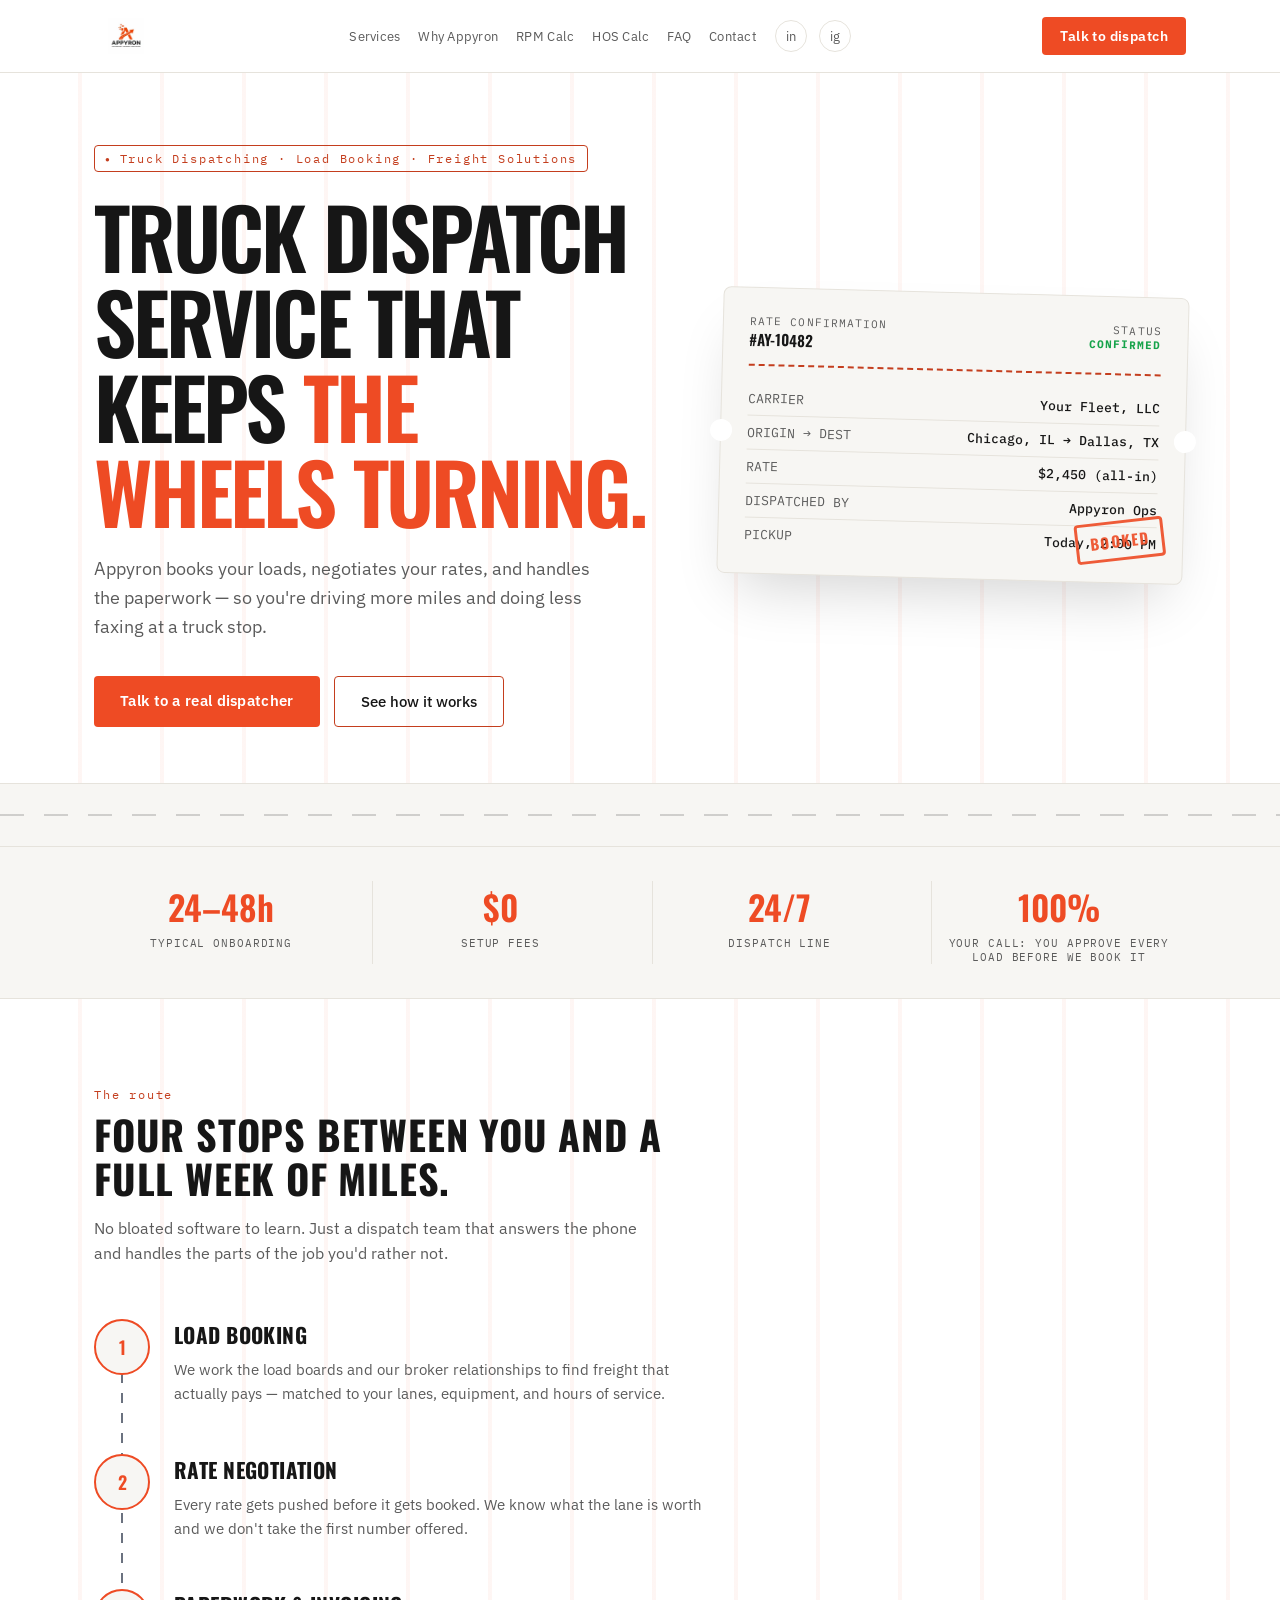
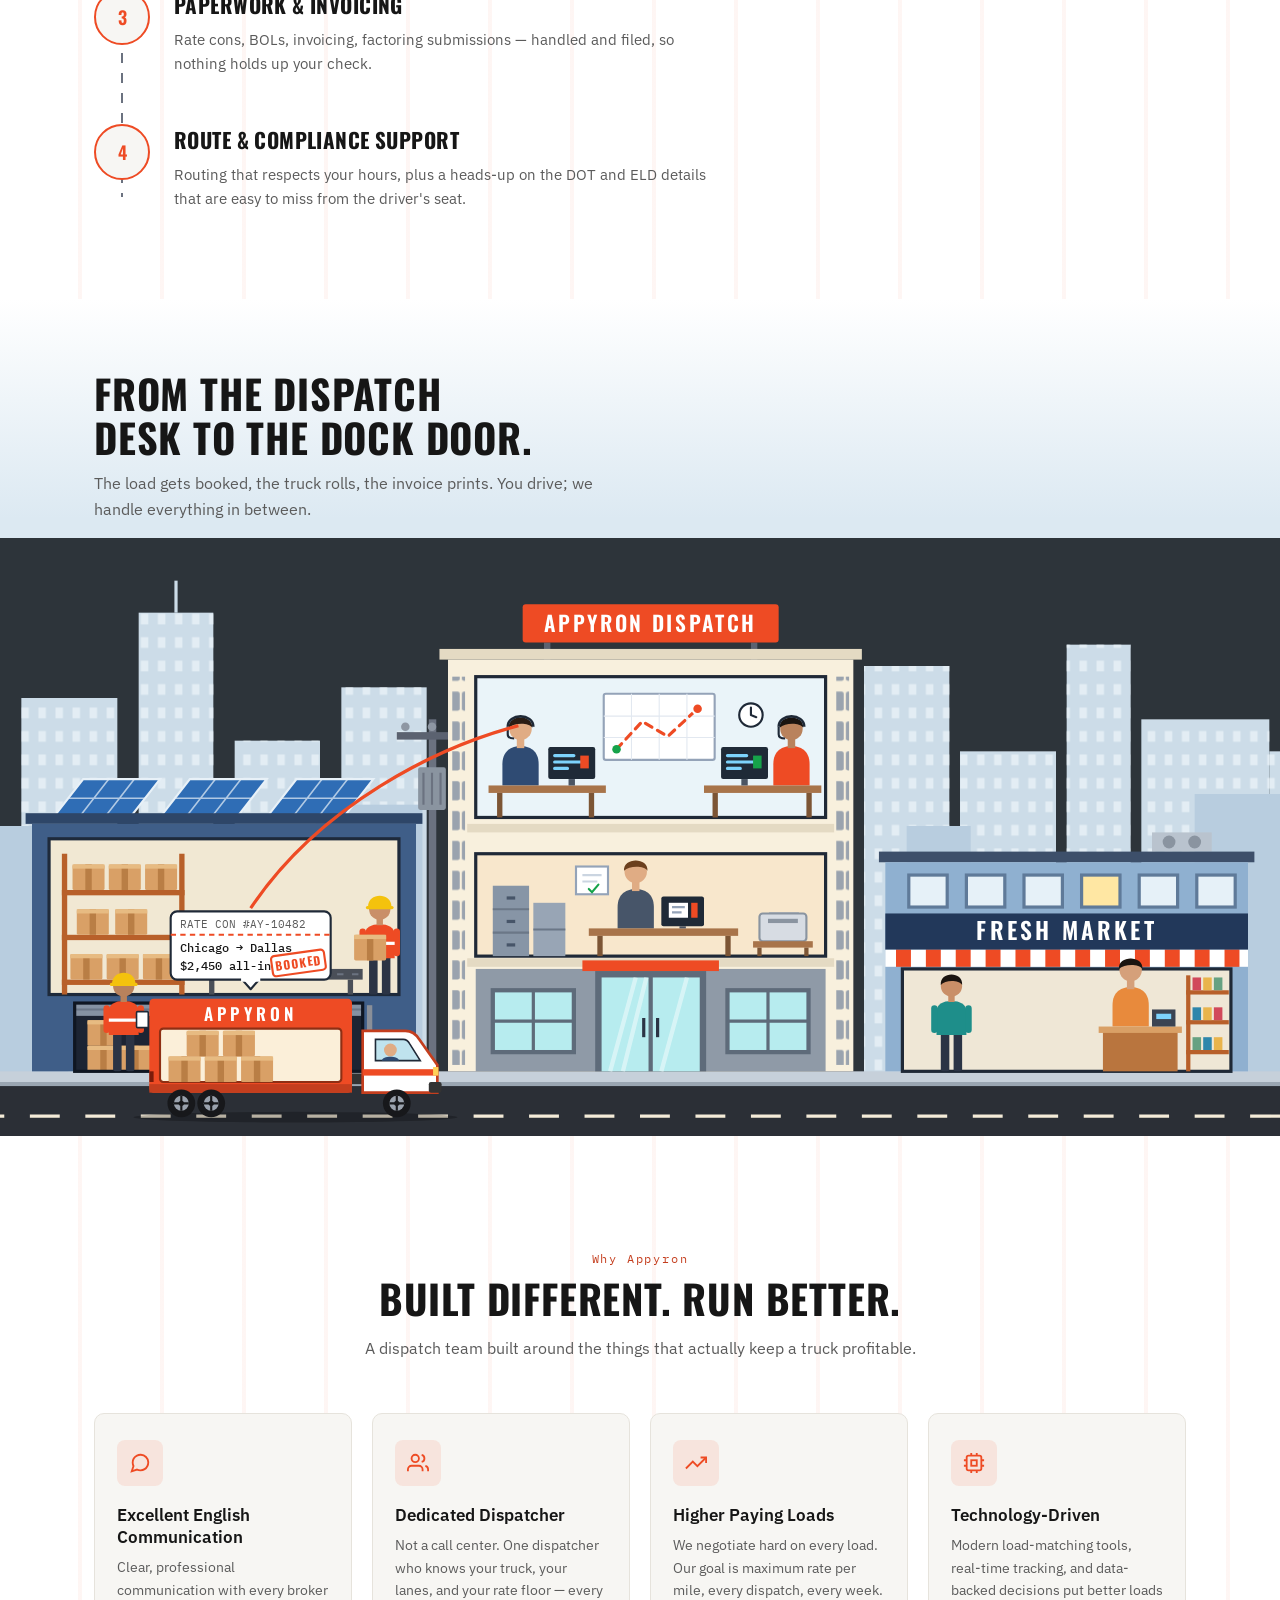
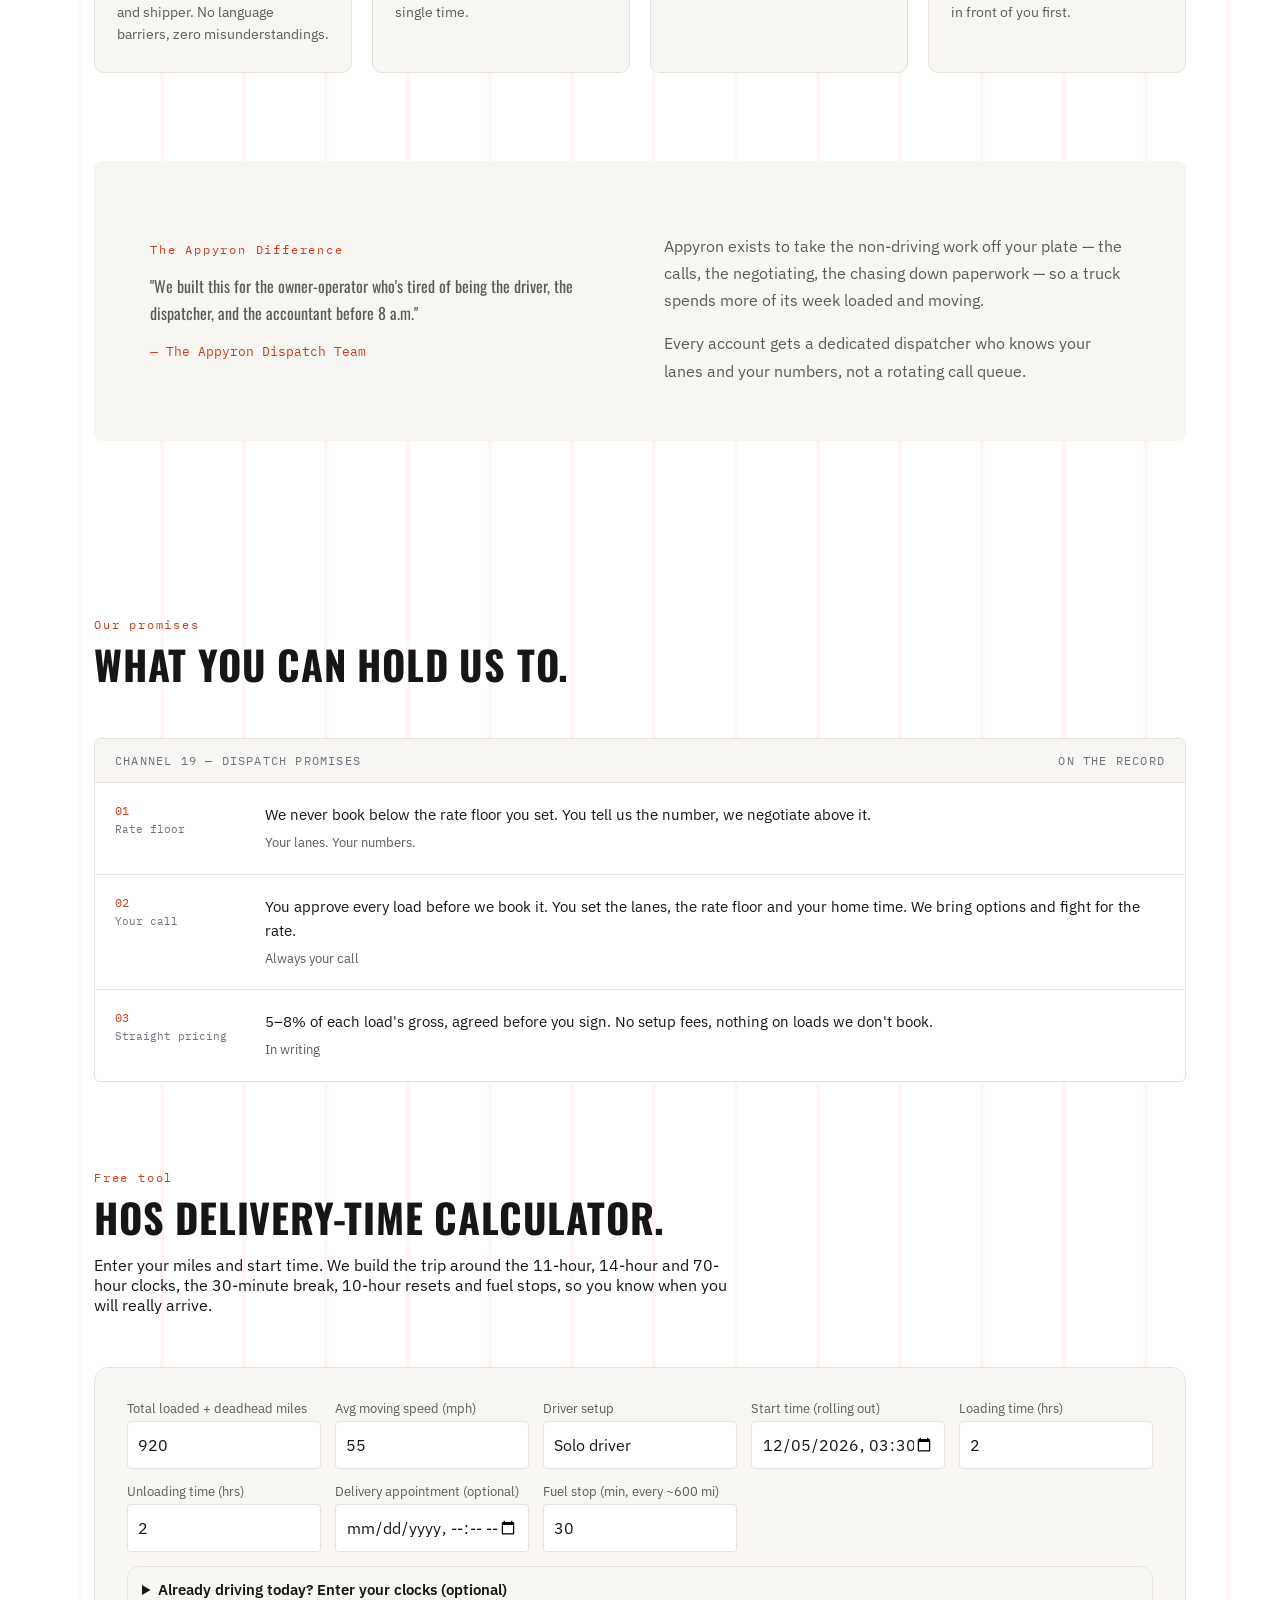
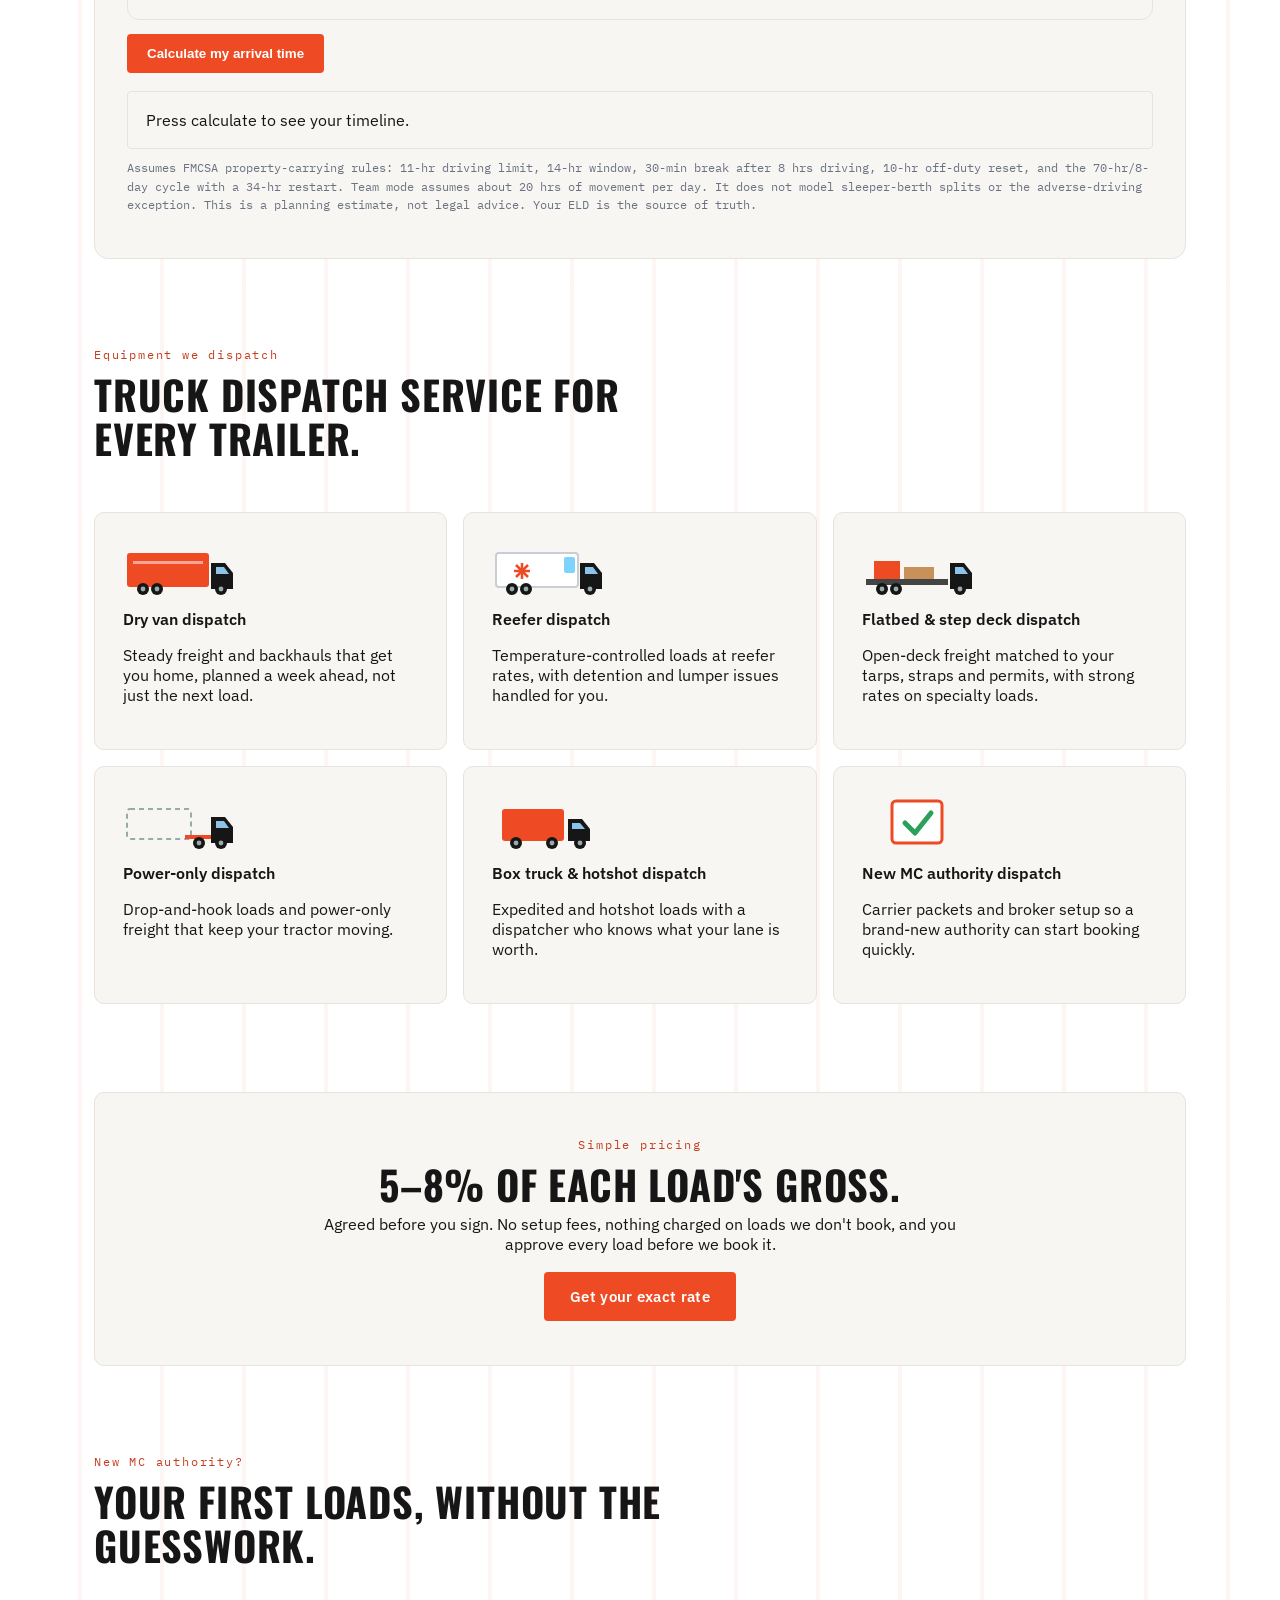
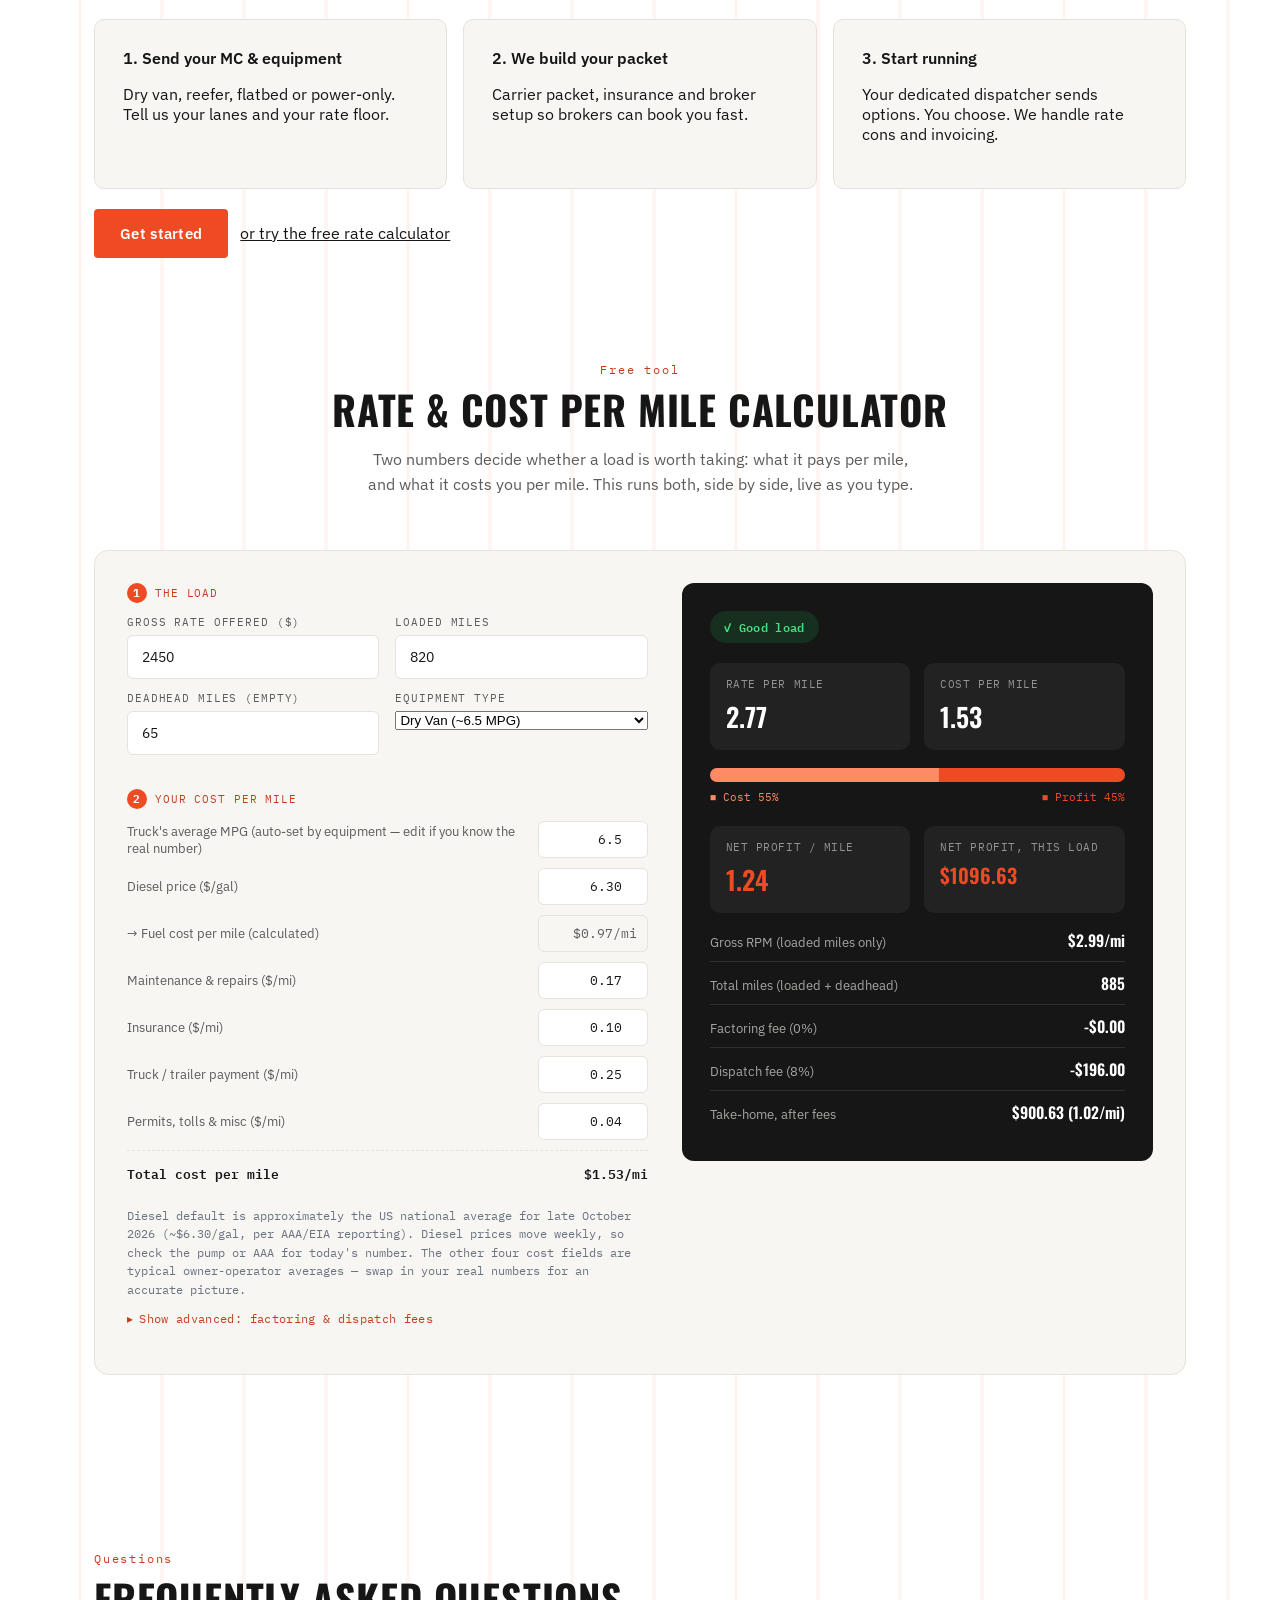
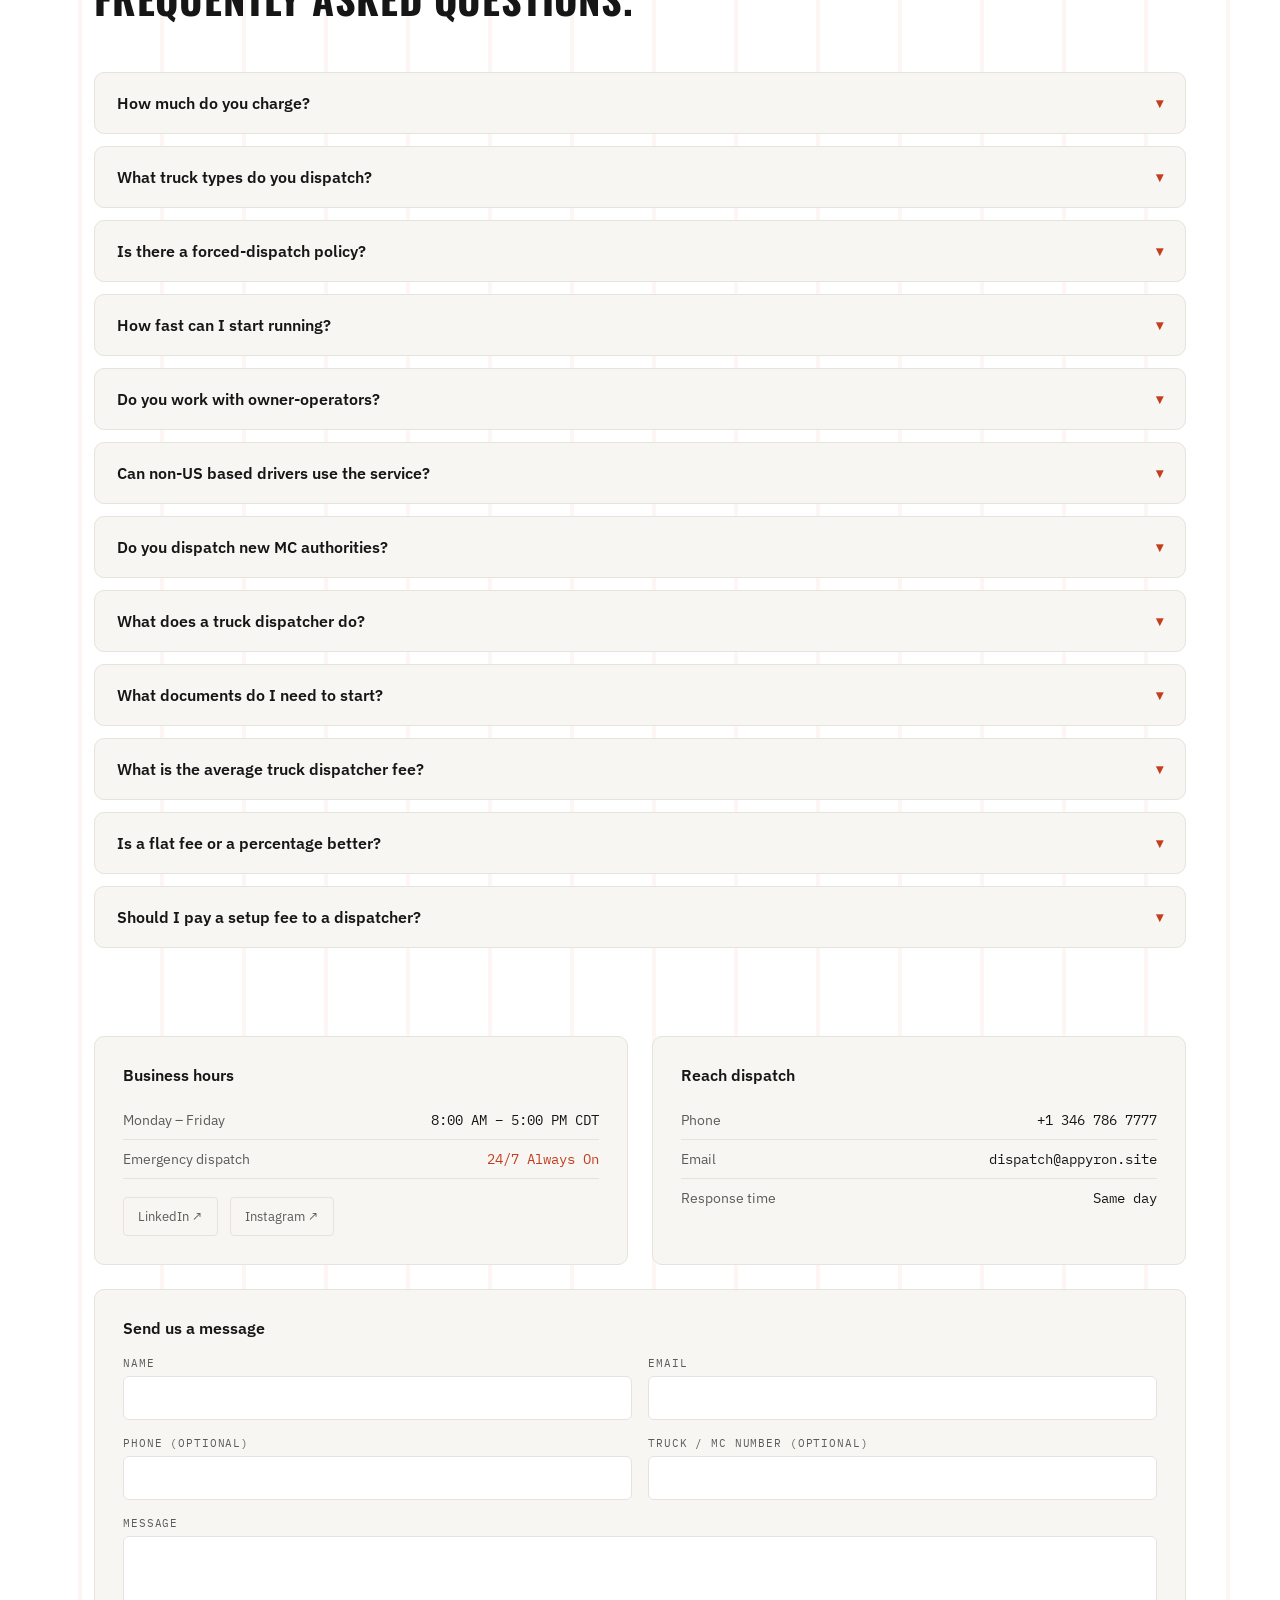
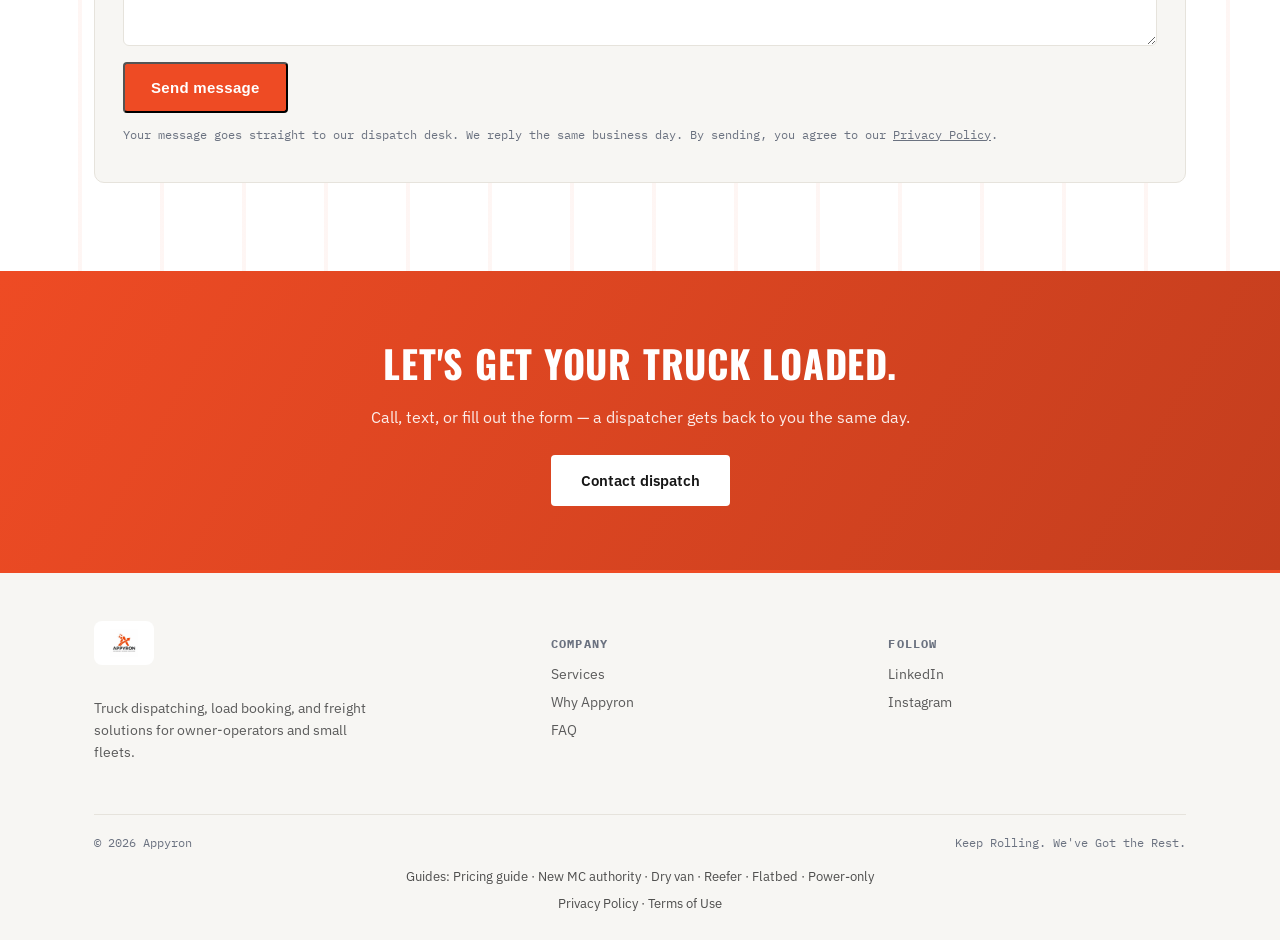
<file: index.html>
<!DOCTYPE html>
<html lang="en">
<head>
<meta name="color-scheme" content="only light">
<meta charset="UTF-8">
<meta name="viewport" content="width=device-width, initial-scale=1.0">
<title>Truck Dispatch Service for Owner-Operators &amp; New MC Authorities | Appyron</title>
<meta name="description" content="Truck dispatch service for owner-operators and small fleets. 5–8% fee, no setup fees. Load booking, rate negotiation and paperwork.">
<link rel="canonical" href="https://appyron.site/">
<meta property="og:title" content="Truck Dispatch Service for Owner-Operators &amp; New MC Authorities | Appyron">
<meta property="og:description" content="Truck dispatch service for owner-operators and small fleets. 5–8% fee, no setup fees. Load booking, rate negotiation and paperwork.">
<meta property="og:type" content="website">
<meta property="og:image" content="https://appyron.site/og-image.png">
<meta property="og:image:width" content="1200"><meta property="og:image:height" content="630">
<meta property="og:image:alt" content="Appyron truck dispatch service">
<meta name="twitter:image" content="https://appyron.site/og-image.png">
<link rel="icon" href="/favicon.ico" sizes="any"><link rel="icon" href="/favicon-48.png" type="image/png" sizes="48x48"><link rel="icon" href="/favicon-192.png" type="image/png" sizes="192x192"><link rel="apple-touch-icon" href="/apple-touch-icon.png">
<meta property="og:site_name" content="Appyron">
<meta name="robots" content="index,follow,max-image-preview:large">
<meta name="theme-color" content="#EE4B24">
<meta name="twitter:card" content="summary_large_image">
<meta name="twitter:title" content="Truck Dispatch Service | Appyron">
<meta name="twitter:description" content="Dedicated dispatcher, better rates, zero setup fees. Free rate and HOS calculators.">
<meta property="og:url" content="https://appyron.site/">
<link rel="preconnect" href="https://fonts.googleapis.com">
<link href="https://fonts.googleapis.com/css2?family=Oswald:wght@500;600;700&family=IBM+Plex+Sans:wght@400;500;600;700&family=IBM+Plex+Mono:wght@400;500&display=swap" rel="stylesheet">
<style>
  :root{
    --asphalt:#FFFFFF;
    --steel:#F7F6F3;
    --steel-light:#E6E3DC;
    --paper:#161616;
    --paper-dim:#5b5b5b;
    --orange:#EE4B24;
    --orange-dim:#c43e1e;
    --orange-wash:rgba(238,75,36,0.10);
    --chrome:#6b7280;
    --radius:4px;
  }
  *{box-sizing:border-box;}
  html{scroll-behavior:smooth;}
  body{
    margin:0;
    background:var(--asphalt);
    color:var(--paper);
    font-family:'IBM Plex Sans',sans-serif;
    -webkit-font-smoothing:antialiased;
    overflow-x:hidden;
  }
  h1,h2,h3,.display{
    font-family:'Oswald',sans-serif;
    text-transform:uppercase;
    letter-spacing:0.02em;
    margin:0;
  }
  .mono{font-family:'IBM Plex Mono',monospace;}
  a{color:inherit;}
  img{max-width:100%;display:block;}
  ul{margin:0;}
  .wrap{max-width:1140px;margin:0 auto;padding:0 24px;}

  .road-texture{
    background-image:
      repeating-linear-gradient(90deg, transparent 0 78px, rgba(238,75,36,0.05) 78px 82px),
      linear-gradient(180deg, var(--asphalt), var(--asphalt));
  }

  /* NAV */
  header{
    position:sticky;top:0;z-index:60;
    background:rgba(255,255,255,0.92);
    backdrop-filter:blur(6px);
    border-bottom:1px solid var(--steel-light);
  }
  nav{
    display:flex;align-items:center;justify-content:space-between;
    padding:12px 24px;max-width:1140px;margin:0 auto;
  }
  .logo-mark{display:flex;align-items:center;gap:10px;text-decoration:none;background:#fff;padding:6px 14px;border-radius:8px;transition:transform .2s ease;}
  .logo-mark img{height:36px;width:auto;display:block;}
  .logo-mark:hover{transform:scale(1.04);}
  .nav-links{display:flex;align-items:center;gap:18px;font-size:13px;letter-spacing:0.02em;}
  .nav-links a{text-decoration:none;color:var(--paper-dim);transition:color .2s;}
  .nav-links a:hover{color:var(--orange-dim);}
  .nav-social{display:flex;gap:12px;align-items:center;}
  .nav-social a{
    width:32px;height:32px;border-radius:50%;
    border:1px solid var(--steel-light);
    display:flex;align-items:center;justify-content:center;
    transition:border-color .2s, color .2s;color:var(--paper-dim);
  }
  .nav-social a:hover{border-color:var(--orange-dim);color:var(--orange-dim);}
  .nav-cta{
    background:var(--orange);color:#fff;
    padding:10px 18px;font-weight:600;font-size:14px;
    text-decoration:none;border-radius:var(--radius);
    letter-spacing:0.03em;white-space:nowrap;
  }
  .nav-toggle{
    display:none;background:none;border:1px solid var(--orange-dim);
    color:var(--orange-dim);width:40px;height:40px;border-radius:var(--radius);
    font-size:18px;cursor:pointer;
  }
  .mobile-menu{display:none;}
  .mobile-menu.open{
    display:flex;flex-direction:column;gap:2px;
    padding:8px 24px 20px;border-bottom:1px solid var(--steel-light);
    background:var(--steel);
  }
  .mobile-menu a{
    padding:12px 4px;color:var(--paper-dim);text-decoration:none;
    border-bottom:1px solid var(--steel-light);font-size:15px;
  }
  .mobile-menu a:last-child{border-bottom:none;}

  /* HERO */
  .hero{padding:72px 0 0;position:relative;overflow:hidden;}
  .hero-grid{display:grid;grid-template-columns:1.1fr 0.9fr;gap:56px;align-items:center;padding-bottom:56px;}
  .eyebrow{
    display:inline-flex;align-items:center;gap:8px;
    font-family:'IBM Plex Mono',monospace;font-size:12px;
    letter-spacing:0.15em;color:var(--orange-dim);
    border:1px solid var(--orange-dim);
    padding:5px 10px;border-radius:var(--radius);
    margin-bottom:22px;
  }
  .eyebrow::before{content:"●";font-size:8px;}
  h1.hero-title{font-size:clamp(36px,5vw,60px);line-height:1.05;font-weight:600;margin-bottom:22px;}
  h1.hero-title em{font-style:normal;color:var(--orange);}
  .hero-sub{font-size:18px;line-height:1.6;color:var(--paper-dim);max-width:46ch;margin-bottom:34px;}
  .hero-ctas{display:flex;gap:14px;flex-wrap:wrap;}
  .btn-primary{
    background:var(--orange);color:#fff;padding:15px 26px;font-weight:600;font-size:15px;
    text-decoration:none;border-radius:var(--radius);letter-spacing:0.02em;
    transition:transform .15s ease;display:inline-block;
  }
  .btn-primary:hover{transform:translateY(-2px);}
  .btn-ghost{border:1px solid var(--orange-dim);color:var(--paper);padding:15px 26px;font-weight:500;font-size:15px;text-decoration:none;border-radius:var(--radius);}
  .btn-ghost:hover{border-color:var(--orange);color:var(--orange-dim);}

  .ticket{background:var(--steel);color:var(--paper);border:1px solid var(--steel-light);border-radius:8px;position:relative;box-shadow:0 30px 60px -20px rgba(0,0,0,0.18);transform:rotate(1.5deg);}
  .ticket-inner{padding:26px 26px 22px;}
  .ticket-top{display:flex;justify-content:space-between;align-items:flex-start;border-bottom:2px dashed var(--orange-dim);padding-bottom:14px;margin-bottom:16px;}
  .ticket-top .tt-label{font-family:'IBM Plex Mono',monospace;font-size:11px;letter-spacing:0.1em;color:var(--paper-dim);}
  .ticket-top .tt-num{font-family:'Oswald',sans-serif;font-weight:600;font-size:15px;}
  .ticket-field{display:flex;justify-content:space-between;padding:8px 0;border-bottom:1px solid var(--steel-light);font-family:'IBM Plex Mono',monospace;font-size:13px;}
  .ticket-field span:first-child{color:var(--paper-dim);}
  .ticket-field span:last-child{font-weight:500;}
  .stamp{position:absolute;right:18px;bottom:22px;border:3px solid var(--orange);color:var(--orange);font-family:'Oswald',sans-serif;font-weight:700;font-size:15px;letter-spacing:0.08em;padding:6px 12px;border-radius:4px;transform:rotate(-8deg);opacity:0.9;}
  .ticket-notch{position:absolute;top:50%;width:22px;height:22px;background:var(--asphalt);border-radius:50%;transform:translateY(-50%);}
  .ticket-notch.left{left:-11px;}
  .ticket-notch.right{right:-11px;}

  /* MOVING TRUCK STRIP */
  .truck-strip{
    position:relative;height:64px;background:var(--steel);
    border-top:1px solid var(--steel-light);border-bottom:1px solid var(--steel-light);
    overflow:hidden;
  }
  .truck-strip .dashes{
    position:absolute;left:0;right:0;top:50%;height:2px;transform:translateY(-50%);
    background:repeating-linear-gradient(90deg, rgba(0,0,0,0.16) 0 24px, transparent 24px 44px);
  }
  .truck-svg{position:absolute;top:50%;left:-160px;transform:translateY(-50%);animation:drive 11s linear infinite;}
  @keyframes drive{
    from{left:-160px;}
    to{left:110%;}
  }
  @media (prefers-reduced-motion: reduce){
    .truck-svg{animation:none;left:40%;}
  }

  /* STAT STRIP */
  .stat-strip{background:var(--steel);border-bottom:1px solid var(--steel-light);padding:34px 0;}
  .stat-strip .wrap{display:flex;justify-content:space-between;flex-wrap:wrap;gap:24px;}
  .stat{flex:1;min-width:150px;text-align:center;border-left:1px solid var(--steel-light);padding:0 16px;}
  .stat:first-child{border-left:none;}
  .stat .num{font-family:'Oswald',sans-serif;font-weight:600;font-size:34px;color:var(--orange);}
  .stat .lbl{font-family:'IBM Plex Mono',monospace;font-size:11px;letter-spacing:0.08em;color:var(--paper-dim);text-transform:uppercase;margin-top:4px;}

  .section{padding:88px 0;}
  .section-head{max-width:640px;margin-bottom:52px;}
  .section-head.center{margin-left:auto;margin-right:auto;text-align:center;}
  .section-eyebrow{font-family:'IBM Plex Mono',monospace;font-size:12px;letter-spacing:0.15em;color:var(--orange-dim);margin-bottom:10px;display:block;}
  .section h2{font-size:clamp(28px,3.6vw,40px);line-height:1.1;margin-bottom:14px;}
  .section-desc{color:var(--paper-dim);font-size:16px;line-height:1.6;max-width:56ch;}
  .section-head.center .section-desc{margin-left:auto;margin-right:auto;}

  /* ROUTE / SERVICES */
  .route{position:relative;}
  .route-line{position:absolute;left:27px;top:14px;bottom:14px;width:2px;background:repeating-linear-gradient(180deg,var(--chrome) 0 10px,transparent 10px 20px);}
  .stop{display:grid;grid-template-columns:56px 1fr;gap:24px;padding-bottom:48px;position:relative;}
  .stop:last-child{padding-bottom:0;}
  .stop-marker{width:56px;height:56px;border-radius:50%;background:var(--steel);border:2px solid var(--orange);display:flex;align-items:center;justify-content:center;font-family:'Oswald',sans-serif;font-weight:600;color:var(--orange);font-size:18px;z-index:2;}
  .stop h3{font-size:21px;margin-bottom:8px;color:var(--paper);}
  .stop p{color:var(--paper-dim);font-size:15px;line-height:1.6;margin:0;max-width:60ch;}

  /* WHY APPYRON — feature cards */
  .feature-grid{display:grid;grid-template-columns:repeat(4,1fr);gap:20px;}
  .feature-card{background:var(--steel);border:1px solid var(--steel-light);border-radius:10px;padding:26px 22px;}
  .feature-icon{width:46px;height:46px;border-radius:8px;background:var(--orange-wash);display:flex;align-items:center;justify-content:center;margin-bottom:18px;color:var(--orange);}
  .feature-card h3{font-family:'IBM Plex Sans',sans-serif;text-transform:none;letter-spacing:0;font-size:17px;font-weight:600;margin-bottom:8px;color:var(--paper);}
  .feature-card p{color:var(--paper-dim);font-size:14px;line-height:1.6;margin:0;}

  /* TRUST */
  .trust{background:var(--steel);border-radius:8px;padding:56px;display:grid;grid-template-columns:1fr 1fr;gap:48px;align-items:center;}
  .trust-copy p{color:var(--paper-dim);font-size:16px;line-height:1.7;margin-bottom:16px;}
  .trust-copy p:last-child{margin-bottom:0;}
  .trust-quote{font-family:'Oswald',sans-serif;font-size:24px;line-height:1.35;color:var(--paper);margin-bottom:20px;}
  .trust-sig{font-family:'IBM Plex Mono',monospace;font-size:13px;color:var(--orange-dim);}

  /* CB LOG TESTIMONIALS */
  .log{background:var(--asphalt);border:1px solid var(--steel-light);border-radius:6px;overflow:hidden;}
  .log-header{background:var(--steel);padding:14px 20px;font-family:'IBM Plex Mono',monospace;font-size:12px;letter-spacing:0.1em;color:var(--chrome);display:flex;justify-content:space-between;border-bottom:1px solid var(--steel-light);}
  .log-entry{padding:20px;border-bottom:1px solid var(--steel-light);display:grid;grid-template-columns:130px 1fr;gap:20px;}
  .log-entry:last-child{border-bottom:none;}
  .log-time{font-family:'IBM Plex Mono',monospace;font-size:12px;color:var(--orange-dim);}
  .log-handle{font-family:'IBM Plex Mono',monospace;font-size:11px;color:var(--chrome);margin-top:4px;}
  .log-msg{font-size:15px;line-height:1.6;color:var(--paper);}
  .log-msg .role{color:var(--paper-dim);font-size:13px;display:block;margin-top:6px;}

  /* RPM / COST PER MILE CALCULATOR */
  .calc-card{background:var(--steel);border:1px solid var(--steel-light);border-radius:14px;padding:32px;}
  .calc-tabs{display:flex;gap:8px;margin-bottom:24px;}
  .calc-tab{flex:1;text-align:center;padding:12px;border-radius:8px;border:1px solid var(--steel-light);background:#fff;font-family:'IBM Plex Mono',monospace;font-size:12.5px;letter-spacing:0.03em;color:var(--paper-dim);cursor:default;}
  .calc-grid{display:grid;grid-template-columns:1.05fr 0.95fr;gap:34px;align-items:start;}
  .calc-group{margin-bottom:22px;}
  .calc-group-title{font-family:'IBM Plex Mono',monospace;font-size:11px;letter-spacing:0.08em;color:var(--orange-dim);text-transform:uppercase;margin-bottom:12px;display:flex;align-items:center;gap:8px;}
  .calc-group-title .n{width:20px;height:20px;border-radius:50%;background:var(--orange);color:#fff;font-size:11px;display:inline-flex;align-items:center;justify-content:center;font-weight:700;}
  .calc-inputs .form-field{margin-bottom:12px;}
  .calc-inputs .form-row{margin-bottom:0;}
  .calc-cost-row{display:grid;grid-template-columns:1fr 110px;gap:10px;align-items:center;margin-bottom:10px;}
  .calc-cost-row label{font-size:13px;color:var(--paper-dim);}
  .calc-cost-row input{background:#fff;border:1px solid var(--steel-light);border-radius:6px;padding:9px 10px;font-family:'IBM Plex Mono',monospace;font-size:13px;color:var(--paper);text-align:right;width:100%;}
  .calc-cost-row input:focus{outline:none;border-color:var(--orange);box-shadow:0 0 0 3px var(--orange-wash);}
  .calc-cost-row.readonly input{background:var(--steel);color:var(--paper-dim);}
  .calc-cost-total{display:flex;justify-content:space-between;padding-top:12px;margin-top:4px;border-top:1px dashed var(--steel-light);font-family:'IBM Plex Mono',monospace;font-size:13px;color:var(--paper);font-weight:600;}
  .calc-advanced-toggle{
    font-family:'IBM Plex Mono',monospace;font-size:11.5px;color:var(--orange-dim);cursor:pointer;
    display:flex;align-items:center;gap:6px;margin:4px 0 16px;letter-spacing:0.03em;user-select:none;
  }
  .calc-advanced{display:none;}
  .calc-advanced.open{display:block;}
  .calc-results{background:var(--paper);border-radius:12px;padding:28px;color:#fff;position:sticky;top:90px;}
  .calc-verdict{
    display:inline-flex;align-items:center;gap:8px;padding:6px 14px;border-radius:20px;
    font-family:'IBM Plex Mono',monospace;font-size:12px;font-weight:600;letter-spacing:0.03em;margin-bottom:20px;
  }
  .calc-verdict.good{background:rgba(22,163,74,0.18);color:#4ade80;}
  .calc-verdict.marginal{background:rgba(245,194,75,0.18);color:#f5c24b;}
  .calc-verdict.bad{background:rgba(238,75,36,0.2);color:#ff8a65;}
  .calc-hero-grid{display:grid;grid-template-columns:1fr 1fr;gap:14px;margin-bottom:18px;}
  .calc-hero-box{background:rgba(255,255,255,0.05);border-radius:10px;padding:14px 16px;}
  .calc-hero-box .lbl{font-size:10.5px;text-transform:uppercase;letter-spacing:0.05em;font-family:'IBM Plex Mono',monospace;color:rgba(245,243,238,0.55);display:block;margin-bottom:6px;}
  .calc-hero-box .val{font-family:'Oswald',sans-serif;font-size:26px;font-weight:600;color:#fff;}
  .calc-hero-box.profit .val{color:var(--orange);}
  .calc-bar-wrap{margin:4px 0 22px;}
  .calc-bar{display:flex;height:14px;border-radius:7px;overflow:hidden;background:rgba(255,255,255,0.08);}
  .calc-bar .cost-seg{background:#ff8a65;}
  .calc-bar .profit-seg{background:var(--orange);}
  .calc-bar-legend{display:flex;justify-content:space-between;margin-top:8px;font-family:'IBM Plex Mono',monospace;font-size:10.5px;color:rgba(245,243,238,0.6);}
  .calc-bar-legend span.cost{color:#ff8a65;}
  .calc-bar-legend span.profit{color:var(--orange);}
  .calc-stat-row{display:flex;justify-content:space-between;align-items:baseline;padding:10px 0;border-bottom:1px solid rgba(255,255,255,0.1);}
  .calc-stat-row:last-child{border-bottom:none;}
  .calc-stat-row .lbl{font-size:12.5px;color:rgba(245,243,238,0.65);}
  .calc-stat-row .val{font-family:'Oswald',sans-serif;font-size:15.5px;font-weight:600;color:#fff;}
  .calc-note{font-size:11.5px;color:var(--chrome);margin-top:16px;font-family:'IBM Plex Mono',monospace;line-height:1.6;}
  @media (max-width:860px){
    .calc-grid{grid-template-columns:1fr;}
    .calc-results{position:static;}
    .calc-hero-grid{grid-template-columns:1fr 1fr;}
  }
  /* FAQ */
  .faq-list{display:flex;flex-direction:column;gap:12px;}
  .faq-item{background:var(--steel);border:1px solid var(--steel-light);border-radius:10px;overflow:hidden;}
  .faq-item summary{
    list-style:none;cursor:pointer;padding:20px 22px;
    display:flex;justify-content:space-between;align-items:center;
    font-weight:600;font-size:15.5px;color:var(--paper);
  }
  .faq-item summary::-webkit-details-marker{display:none;}
  .faq-item .chev{transition:transform .2s ease;color:var(--orange-dim);font-size:14px;flex-shrink:0;margin-left:16px;}
  .faq-item[open] .chev{transform:rotate(180deg);}
  .faq-item .faq-a{padding:0 22px 20px;color:var(--paper-dim);font-size:14.5px;line-height:1.65;}

  /* HOURS + CONTACT */
  .contact-grid{display:grid;grid-template-columns:1fr 1fr;gap:24px;}
  .info-card{background:var(--steel);border:1px solid var(--steel-light);border-radius:10px;padding:28px;}
  .info-card h3{font-family:'IBM Plex Sans',sans-serif;text-transform:none;letter-spacing:0;font-size:16px;font-weight:600;margin-bottom:16px;color:var(--paper);}
  .hours-row{display:flex;justify-content:space-between;padding:10px 0;border-bottom:1px solid var(--steel-light);font-size:14px;}
  .hours-row:last-child{border-bottom:none;}
  .hours-row span:first-child{color:var(--paper-dim);}
  .hours-row span:last-child{font-family:'IBM Plex Mono',monospace;color:var(--paper);text-align:right;}
  .hours-row.emergency span:last-child{color:var(--orange-dim);}
  .social-row{display:flex;gap:12px;margin-top:18px;}
  .social-row a{
    display:flex;align-items:center;gap:8px;padding:10px 14px;
    border:1px solid var(--steel-light);border-radius:var(--radius);
    font-size:13px;color:var(--paper-dim);text-decoration:none;transition:border-color .2s,color .2s;
  }
  .social-row a:hover{border-color:var(--orange-dim);color:var(--orange-dim);}

  /* CONTACT FORM */
  .contact-form{background:var(--steel);border:1px solid var(--steel-light);border-radius:10px;padding:28px;margin-top:24px;}
  .contact-form h3{font-family:'IBM Plex Sans',sans-serif;text-transform:none;letter-spacing:0;font-size:16px;font-weight:600;margin-bottom:18px;color:var(--paper);}
  .form-row{display:grid;grid-template-columns:1fr 1fr;gap:16px;}
  .form-field{display:flex;flex-direction:column;gap:6px;margin-bottom:16px;}
  .form-field label{font-family:'IBM Plex Mono',monospace;font-size:11px;letter-spacing:0.08em;color:var(--paper-dim);text-transform:uppercase;}
  .form-field input, .form-field textarea{
    background:#fff;border:1px solid var(--steel-light);border-radius:6px;padding:12px 14px;
    font-family:'IBM Plex Sans',sans-serif;font-size:14px;color:var(--paper);width:100%;
    transition:border-color .2s ease, box-shadow .2s ease;
  }
  .form-field input:focus, .form-field textarea:focus{outline:none;border-color:var(--orange);box-shadow:0 0 0 3px var(--orange-wash);}
  .form-field textarea{resize:vertical;min-height:110px;font-family:'IBM Plex Sans',sans-serif;}
  .form-honeypot{position:absolute;left:-9999px;opacity:0;}
  .form-note{font-size:12px;color:var(--chrome);margin-top:14px;font-family:'IBM Plex Mono',monospace;}
  .form-status{margin-top:14px;font-size:14px;font-weight:500;display:none;}
  .form-status.show{display:block;}
  .form-status.success{color:#16a34a;}
  .form-status.error{color:var(--orange-dim);}
  @media (max-width:640px){.form-row{grid-template-columns:1fr;}}

  /* CLOSING CTA */
  .cta-band{background:linear-gradient(120deg,var(--orange),var(--orange-dim));color:#fff;padding:64px 0;text-align:center;}
  .cta-band h2{font-size:clamp(26px,3.4vw,38px);margin-bottom:14px;}
  .cta-band p{font-size:16px;margin-bottom:28px;opacity:0.9;}
  .btn-dark{background:var(--asphalt);color:var(--paper);padding:16px 30px;font-weight:600;font-size:15px;text-decoration:none;border-radius:var(--radius);display:inline-block;}

  /* FOOTER */
  footer{background:var(--steel);border-top:3px solid var(--orange);padding:48px 0 28px;}
  .foot-grid{display:grid;grid-template-columns:1.4fr 1fr 1fr;gap:40px;margin-bottom:36px;}
  .foot-brand .logo-badge{display:inline-block;background:#fff;padding:8px 16px;border-radius:8px;margin-bottom:14px;}
  .foot-brand .logo-badge img{height:28px;display:block;}
  .foot-brand p{color:var(--paper-dim);font-size:14px;line-height:1.6;max-width:36ch;}
  footer h4{font-family:'IBM Plex Mono',monospace;font-size:12px;letter-spacing:0.1em;color:var(--chrome);margin-bottom:14px;text-transform:uppercase;}
  footer ul{list-style:none;padding:0;margin:0;}
  footer li{margin-bottom:10px;font-size:14px;}
  footer a{text-decoration:none;color:var(--paper-dim);}
  footer a:hover{color:var(--orange);}
  .foot-bottom{border-top:1px solid var(--steel-light);padding-top:20px;display:flex;justify-content:space-between;flex-wrap:wrap;gap:10px;font-family:'IBM Plex Mono',monospace;font-size:12px;color:var(--chrome);}

  /* HOVER ANIMATIONS — boxes react when the truck cursor passes over them */
  .feature-card{transition:transform .25s ease, box-shadow .25s ease, border-color .25s ease;}
  .feature-card:hover{transform:translateY(-6px) scale(1.02);box-shadow:0 18px 34px -14px rgba(238,75,36,0.4);border-color:var(--orange);}
  .feature-icon{transition:transform .25s ease, background .25s ease;}
  .feature-card:hover .feature-icon{transform:scale(1.12) rotate(-4deg);background:var(--orange);color:#fff;}

  .stop-marker{transition:transform .25s ease, background .25s ease, box-shadow .25s ease;}
  .stop:hover .stop-marker{background:var(--orange);color:#111;transform:scale(1.15);box-shadow:0 0 0 8px var(--orange-wash);}
  .stop:hover h3{color:var(--orange);}
  .stop h3{transition:color .2s ease;}

  .info-card{transition:transform .25s ease, box-shadow .25s ease, border-color .25s ease;}
  .info-card:hover{transform:translateY(-5px);border-color:var(--orange);box-shadow:0 18px 32px -16px rgba(238,75,36,0.35);}

  .faq-item{transition:border-color .2s ease, box-shadow .2s ease;}
  .faq-item:hover{border-color:var(--orange);box-shadow:0 10px 24px -16px rgba(238,75,36,0.4);}

  .log-entry{transition:background .2s ease;}
  .log-entry:hover{background:rgba(238,75,36,0.06);}

  .stat{transition:transform .2s ease;cursor:default;}
  .stat:hover{transform:scale(1.08);}
  .stat .num{transition:text-shadow .2s ease, color .2s ease;}
  .stat:hover .num{color:#fff;text-shadow:0 0 16px var(--orange);}

  .ticket{transition:transform .3s ease, box-shadow .3s ease;}
  .ticket:hover{transform:rotate(0deg) scale(1.02);box-shadow:0 36px 70px -20px rgba(238,75,36,0.35);}

  /* RESPONSIVE */
  @media (max-width:1120px){
    .nav-links{display:none;}
    .nav-toggle{display:block;}
  }
  @media (max-width:860px){
    .nav-links{display:none;}
    .nav-toggle{display:block;}
    .hero-grid{grid-template-columns:1fr;}
    .ticket{transform:none;max-width:420px;margin:0 auto;}
    .trust{grid-template-columns:1fr;padding:36px 24px;}
    .foot-grid{grid-template-columns:1fr 1fr;}
    .foot-brand{grid-column:1 / -1;}
    .log-entry{grid-template-columns:1fr;gap:6px;}
    .feature-grid{grid-template-columns:1fr 1fr;}
    .contact-grid{grid-template-columns:1fr;}
  }
  @media (max-width:520px){
    .stat-strip .wrap{gap:20px 12px;}
    .stat{min-width:42%;border-left:none;}
    .foot-grid{grid-template-columns:1fr;}
    .feature-grid{grid-template-columns:1fr;}
  }

  @media (prefers-reduced-motion: reduce){
    html{scroll-behavior:auto;}
    .btn-primary{transition:none;}
  }

  :focus-visible{outline:2px solid var(--orange);outline-offset:2px;}
</style>
<script type="application/ld+json">[{"@context": "https://schema.org", "@type": "Organization", "name": "Appyron", "url": "https://appyron.site/", "email": "dispatch@appyron.site", "telephone": "+1-346-786-7777", "areaServed": "US", "sameAs": ["https://www.linkedin.com/company/appyron/", "https://www.instagram.com/appyron/"], "description": "Truck dispatching, load booking and freight solutions for owner-operators and small fleets.", "contactPoint": {"@type": "ContactPoint", "telephone": "+1-346-786-7777", "email": "dispatch@appyron.site", "contactType": "sales", "availableLanguage": "English"}, "logo": "https://appyron.site/favicon-192.png"}, {"@context": "https://schema.org", "@type": "FAQPage", "mainEntity": [{"@type": "Question", "name": "How much do you charge?", "acceptedAnswer": {"@type": "Answer", "text": "Our dispatch fee is between 5% and 8% of each load's gross, agreed before you sign on — no setup fees and no charges on loads we don't book for you."}}, {"@type": "Question", "name": "What truck types do you dispatch?", "acceptedAnswer": {"@type": "Answer", "text": "Dry van, reefer, flatbed, and power-only. Let us know your equipment and preferred lanes and we'll match freight accordingly."}}, {"@type": "Question", "name": "Is there a forced-dispatch policy?", "acceptedAnswer": {"@type": "Answer", "text": "No. You approve every load before we book it. It's your truck, so you set the lanes, the rate floor and your home time. We bring strong options and negotiate hard."}}, {"@type": "Question", "name": "How fast can I start running?", "acceptedAnswer": {"@type": "Answer", "text": "Most carriers are onboarded and booking their first load within 24–48 hours of signing up, once paperwork and carrier packets are in."}}, {"@type": "Question", "name": "Do you work with owner-operators?", "acceptedAnswer": {"@type": "Answer", "text": "Yes — owner-operators are most of who we work with, alongside small fleets running a handful of trucks."}}, {"@type": "Question", "name": "Can non-US based drivers use the service?", "acceptedAnswer": {"@type": "Answer", "text": "We dispatch carriers authorized to operate in the US, regardless of where you're based, as long as your authority and insurance are current."}}, {"@type": "Question", "name": "Do you dispatch new MC authorities?", "acceptedAnswer": {"@type": "Answer", "text": "Yes. New authorities are welcome. We help with carrier packets and broker setup so you can start booking loads."}}, {"@type": "Question", "name": "What does a truck dispatcher do?", "acceptedAnswer": {"@type": "Answer", "text": "A dispatcher finds and books freight, negotiates rates with brokers, handles rate confirmations and paperwork, and plans routes around your hours of service so you can focus on driving."}}, {"@type": "Question", "name": "What documents do I need to start?", "acceptedAnswer": {"@type": "Answer", "text": "Your MC/DOT authority, certificate of insurance, W-9 and a voided check or factoring details. We'll walk you through the rest."}}, {"@type": "Question", "name": "What is the average truck dispatcher fee?", "acceptedAnswer": {"@type": "Answer", "text": "Many services charge between 5% and 10% of each load's gross revenue. Flat weekly or monthly fees are also common."}}, {"@type": "Question", "name": "Is a flat fee or a percentage better?", "acceptedAnswer": {"@type": "Answer", "text": "A percentage scales with your revenue and aligns the dispatcher's income with yours. A flat fee can be cheaper for high-grossing trucks. Compare what each includes."}}, {"@type": "Question", "name": "Should I pay a setup fee to a dispatcher?", "acceptedAnswer": {"@type": "Answer", "text": "Be cautious. Many reputable services charge no setup fee and only get paid when you get paid."}}]}]</script>
<style>
.hos-out{margin-top:18px;border:1px solid var(--steel-light);background:var(--steel);border-radius:var(--radius);padding:18px}
.hos-out .big{font-size:1.5rem;font-weight:800;color:var(--orange)}
.hos-out dl{display:grid;grid-template-columns:repeat(auto-fit,minmax(150px,1fr));gap:12px;margin:14px 0 0}
.hos-out dt{font-size:.75rem;color:var(--paper-dim);text-transform:uppercase;letter-spacing:.06em}.hos-out dd{margin:2px 0 0;font-weight:700}
.hos-btn{margin-top:14px;background:var(--orange);color:#fff;border:0;border-radius:var(--radius);padding:12px 20px;font-weight:700;cursor:pointer}
.hos-in{display:grid;grid-template-columns:repeat(auto-fit,minmax(170px,1fr));gap:14px}
.hos-in label{display:block;font-size:.8rem;color:var(--paper-dim);margin-bottom:4px}.hos-in input,.hos-in select{width:100%;padding:10px;border:1px solid var(--steel-light);border-radius:var(--radius);background:#fff;font:inherit}
.equip{display:grid;grid-template-columns:repeat(auto-fit,minmax(230px,1fr));gap:16px}
.callbar{position:fixed;left:0;right:0;bottom:0;z-index:50;display:none;gap:8px;padding:10px 12px calc(10px + env(safe-area-inset-bottom,0px));background:#161616}
.callbar a{flex:1;text-align:center;padding:12px;border-radius:var(--radius);font-weight:700;text-decoration:none;color:#fff;background:var(--orange)}.callbar a+a{background:#fff;color:#161616}
@media(max-width:760px){.callbar{display:flex}body{padding-bottom:70px}}
</style>
<style>
html{scroll-padding-top:84px}
header,.site-header{background:rgba(255,255,255,.96)!important}
.hero h1{font-size:clamp(2.6rem,7vw,5.2rem);letter-spacing:-.035em;line-height:1.02}
.btn-primary,.btn-dark,.hos-btn{transition:transform .25s cubic-bezier(.2,.8,.2,1),box-shadow .25s}
.btn-primary:hover,.btn-dark:hover,.hos-btn:hover{transform:translateY(-2px) scale(1.02);box-shadow:0 12px 28px rgba(238,75,36,.28)}
.rv{opacity:0;transform:translateY(20px);transition:opacity .8s cubic-bezier(.2,.8,.2,1),transform .8s cubic-bezier(.2,.8,.2,1)}
.rv.in{opacity:1;transform:none}
#progress{position:fixed;top:0;left:0;height:3px;width:100%;background:var(--orange);z-index:100;transform:scaleX(0);transform-origin:left;will-change:transform}
.tlbar{display:flex;height:16px;border-radius:99px;overflow:hidden;margin:16px 0 8px;background:var(--steel-light)}
.tlbar i{display:block;height:100%;transform-origin:left;animation:grow .9s cubic-bezier(.2,.8,.2,1) both}
@keyframes grow{from{transform:scaleX(0)}}
.tlleg{display:flex;flex-wrap:wrap;gap:12px;font-size:.78rem;color:var(--paper-dim);margin-bottom:12px}
.tlleg b{display:inline-block;width:10px;height:10px;border-radius:50%;margin-right:5px}
.tl{list-style:none;margin:0;padding:0;max-height:420px;overflow:auto}
.tl li{display:grid;grid-template-columns:12px 1fr auto;gap:12px;align-items:center;padding:9px 0;border-top:1px solid var(--steel-light);font-size:.9rem;animation:fade .5s both}
.tl li span.d{width:12px;height:12px;border-radius:50%}.tl small{color:var(--paper-dim)}
@keyframes fade{from{opacity:0;transform:translateX(-8px)}}
@media(prefers-reduced-motion:reduce){.rv{opacity:1;transform:none;transition:none}.tlbar i,.tl li{animation:none}}
</style>
<style>
.scene{background:#2d343a;line-height:0;overflow:hidden}.scene svg{width:100%;height:auto;max-height:520px;display:block}
.scene .stk{animation:stk 14s linear infinite}@keyframes stk{from{transform:translateX(-260px)}to{transform:translateX(1060px)}}
.scene .dash{animation:dsh 1.2s linear infinite}@keyframes dsh{to{stroke-dashoffset:-48}}
.scene .ln{animation:lnd 4s ease-in-out infinite}@keyframes lnd{0%{stroke-dashoffset:120}60%,100%{stroke-dashoffset:0}}
.scene .hand{animation:hnd 8s linear infinite}@keyframes hnd{to{transform:rotate(360deg)}}
.scene .bk{animation:bk 3s steps(2) infinite}.scene .b2{animation-delay:1.2s}@keyframes bk{50%{fill:#EE4B24}}
.eq-ico{display:block;margin-bottom:12px;animation:bob 2.6s ease-in-out infinite}@keyframes bob{50%{transform:translateY(-3px)}}
.equip .info-card:hover .eq-ico{animation-duration:.8s}
@media(prefers-reduced-motion:reduce){.scene .stk{animation:none;transform:translateX(480px)}.scene .dash,.scene .ln,.scene .hand,.scene .bk,.eq-ico{animation:none}}
</style>
<script type="application/ld+json">[{"@context": "https://schema.org", "@type": "Service", "serviceType": "Truck dispatching", "name": "Truck dispatch service", "provider": {"@type": "Organization", "name": "Appyron", "telephone": "+1-346-786-7777", "url": "https://appyron.site/"}, "areaServed": "US", "hasOfferCatalog": {"@type": "OfferCatalog", "name": "Dispatch by equipment", "itemListElement": [{"@type": "Offer", "itemOffered": {"@type": "Service", "name": "Dry van dispatch"}}, {"@type": "Offer", "itemOffered": {"@type": "Service", "name": "Reefer dispatch"}}, {"@type": "Offer", "itemOffered": {"@type": "Service", "name": "Flatbed and step deck dispatch"}}, {"@type": "Offer", "itemOffered": {"@type": "Service", "name": "Power-only dispatch"}}, {"@type": "Offer", "itemOffered": {"@type": "Service", "name": "Box truck and hotshot dispatch"}}, {"@type": "Offer", "itemOffered": {"@type": "Service", "name": "New MC authority dispatch"}}]}}]</script>
<style>
  .scene-sec{position:relative;overflow:hidden;padding:72px 0 0;background:linear-gradient(180deg,#fff 0,#DCE9F2 220px,#DCE9F2 100%);}
  .scene-head{padding-bottom:16px;}
  .scene-head h2{font-size:clamp(28px,3.6vw,40px);line-height:1.1;margin-bottom:12px;max-width:20ch;}
  .scene-head .section-desc{max-width:52ch;margin:0;}
  .scene{display:block;width:100%;max-width:1400px;height:auto;margin:0 auto;overflow:visible;}
  .scene text{font-family:'Oswald',sans-serif;}
  .scene .mono{font-family:'IBM Plex Mono',monospace;}
  .sc-truck{transform:translateX(140px);animation:sc-drive 22s infinite backwards;}
  .sc-wh{transform-box:fill-box;transform-origin:50% 50%;animation:sc-spin 22s infinite backwards;}
  .sc-line{stroke-dasharray:100;stroke-dashoffset:0;animation:sc-line 22s infinite backwards;}
  .sc-tk{transform-box:fill-box;transform-origin:50% 100%;animation:sc-tk 22s infinite backwards;}
  .sc-tb{animation:sc-load 22s infinite backwards;animation-delay:calc(var(--i)*.44s);}
  .sc-sb{opacity:0;animation:sc-unload 22s infinite backwards;animation-delay:calc(var(--i)*.44s);}
  .sc-dv{opacity:0;transform-box:fill-box;transform-origin:50% 100%;animation:sc-dv 22s infinite backwards;}
  .sc-pp{transform:translateY(18px);animation:sc-paper 22s infinite backwards;}
  .sc-cb{animation:sc-belt 6s linear infinite backwards;}
  .sc-flow{stroke-dasharray:7 6;animation:sc-flow 1.2s linear infinite;}
  @keyframes sc-drive{
    0%{transform:translateX(-620px);animation-timing-function:cubic-bezier(.15,.6,.3,1)}
    22%{transform:translateX(140px)}
    42%{transform:translateX(140px);animation-timing-function:ease-in-out}
    57%{transform:translateX(600px)}
    77%{transform:translateX(600px);animation-timing-function:cubic-bezier(.5,0,.9,.6)}
    96%,100%{transform:translateX(1500px)}
  }
  @keyframes sc-spin{
    0%{transform:rotate(0deg);animation-timing-function:cubic-bezier(.15,.6,.3,1)}
    22%{transform:rotate(3344deg)}
    42%{transform:rotate(3344deg);animation-timing-function:ease-in-out}
    57%{transform:rotate(5368deg)}
    77%{transform:rotate(5368deg);animation-timing-function:cubic-bezier(.5,0,.9,.6)}
    96%,100%{transform:rotate(9328deg)}
  }
  @keyframes sc-line{
    0%,23%{stroke-dashoffset:100;opacity:1}
    27%,40%{stroke-dashoffset:0;opacity:1}
    42%,100%{stroke-dashoffset:0;opacity:0}
  }
  @keyframes sc-tk{
    0%,26%{opacity:0;transform:scale(.2)}
    28.5%{opacity:1;transform:scale(1.07)}
    30%,40%{opacity:1;transform:scale(1)}
    42%,100%{opacity:0;transform:scale(.96)}
  }
  @keyframes sc-load{
    0%,29%{opacity:0;transform:translateY(-16px)}
    31%,61%{opacity:1;transform:none}
    63%,100%{opacity:0;transform:translateX(26px)}
  }
  @keyframes sc-unload{
    0%,61.5%{opacity:0;transform:translateX(-26px)}
    63.5%,94%{opacity:1;transform:none}
    97%,100%{opacity:0;transform:none}
  }
  @keyframes sc-dv{
    0%,67.5%{opacity:0;transform:scale(.2)}
    69%{opacity:1;transform:scale(1.08)}
    70.5%,76%{opacity:1;transform:scale(1)}
    78%,100%{opacity:0;transform:scale(.96)}
  }
  @keyframes sc-paper{
    0%,70%{transform:translateY(18px)}
    73%,94%{transform:translateY(0)}
    97%,100%{transform:translateY(18px)}
  }
  @keyframes sc-belt{
    0%{opacity:0;transform:translateX(0)}
    8%,88%{opacity:1}
    100%{opacity:0;transform:translateX(100px)}
  }
  @keyframes sc-flow{to{stroke-dashoffset:-26}}
  .scene.is-paused *{animation-play-state:paused !important;}
  @media (max-width:720px){
    .scene{width:150%;max-width:none;margin-left:-25%;}
  }
  @media (prefers-reduced-motion: reduce){
    .scene *{animation:none !important;}
  }

.equip{grid-template-columns:repeat(3,1fr)!important}
@media(max-width:900px){.equip{grid-template-columns:repeat(2,1fr)!important}}
@media(max-width:560px){.equip{grid-template-columns:1fr!important}}
.info-card{transition:transform .35s cubic-bezier(.2,.8,.2,1),box-shadow .35s,border-color .35s}
.info-card:hover{transform:translateY(-8px);border-color:var(--orange);box-shadow:0 18px 50px rgba(238,75,36,.18)}
@media(prefers-reduced-motion:reduce){.hero::before{animation:none}}
</style>
<style>
:root{color-scheme:only light}html{-webkit-text-size-adjust:100%}
.hos-in input,.hos-in select{color:var(--paper);background:var(--asphalt)}
@media(max-width:760px){input,select,textarea{font-size:16px!important}.btn-primary,.btn-dark,.hos-btn,.nav-cta{min-height:44px}.hos-in{grid-template-columns:1fr 1fr}.tl li{grid-template-columns:12px 1fr}.tl li>b{grid-column:2}}
@media(max-width:400px){.hos-in{grid-template-columns:1fr}}
.logo-badge img,.logo-mark img{width:auto;max-width:none;object-fit:contain}
</style>
<style>
.hos-adv{margin-top:14px;border:1px solid var(--steel-light);border-radius:12px;padding:12px 14px;background:var(--steel)}
.hos-adv summary{cursor:pointer;font-weight:600;font-size:.95rem;min-height:28px}
.hos-in input[type=datetime-local],.hos-in input[type=number],.hos-in select{min-width:0;max-width:100%;min-height:48px;-webkit-appearance:none;appearance:none}
@media(max-width:760px){
 #hos-calculator .calc-card{padding:16px!important}
 .hos-in,.hos-in[style]{grid-template-columns:1fr!important;gap:12px}
 .hos-in label{font-size:.9rem;margin-bottom:6px}
 .hos-btn{width:100%;min-height:54px;font-size:1.05rem;margin-top:18px}
 .hos-out{padding:14px}.hos-out .big{font-size:1.3rem}
 .hos-out dl{grid-template-columns:1fr 1fr;gap:10px}
 .tl{max-height:none;overflow:visible}
 .tl li{grid-template-columns:12px 1fr;padding:12px 0}.tl li>b{grid-column:2;color:var(--orange)}
 .tlleg{gap:8px 12px}
}
</style>
<style>:focus-visible{outline:3px solid var(--orange);outline-offset:3px;border-radius:4px}</style>
</head>
<body class="road-texture">

<header>
  <nav>
    <a href="#top" class="logo-mark"><img src="[data-uri]" alt="Appyron — truck dispatching, load booking, freight solutions"></a>
    <div class="nav-links">
      <a href="#services">Services</a>
      <a href="#why">Why Appyron</a>
      <a href="#calculator">RPM Calc</a>
      <a href="#hos-calculator">HOS Calc</a>
      <a href="#faq">FAQ</a>
      <a href="#contact">Contact</a>
      <div class="nav-social">
        <a href="https://www.linkedin.com/company/appyron/" target="_blank" rel="noopener" aria-label="Appyron on LinkedIn">in</a>
        <a href="https://www.instagram.com/appyron/" target="_blank" rel="noopener" aria-label="Appyron on Instagram">ig</a>
      </div>
    </div>
    <a href="#contact" class="nav-cta">Talk to dispatch</a>
    <button class="nav-toggle" id="navToggle" aria-label="Toggle menu" aria-expanded="false">☰</button>
  </nav>
  <div class="mobile-menu" id="mobileMenu">
    <a href="#services">Services</a>
    <a href="#why">Why Appyron</a>
    <a href="#calculator">RPM Calc</a>
    <a href="#hos-calculator">HOS Calc</a>
    <a href="#faq">FAQ</a>
    <a href="#contact">Contact</a>
    <a href="https://www.linkedin.com/company/appyron/" target="_blank" rel="noopener">LinkedIn</a>
    <a href="https://www.instagram.com/appyron/" target="_blank" rel="noopener">Instagram</a>
  </div>
</header>

<section class="hero" id="top">
  <div class="wrap hero-grid">
    <div>
      <span class="eyebrow">Truck Dispatching · Load Booking · Freight Solutions</span>
      <h1 class="hero-title">Truck dispatch service that keeps <em>the wheels turning.</em></h1>
      <p class="hero-sub">Appyron books your loads, negotiates your rates, and handles the paperwork — so you're driving more miles and doing less faxing at a truck stop.</p>
      <div class="hero-ctas">
        <a href="#contact" class="btn-primary">Talk to a real dispatcher</a>
        <a href="#services" class="btn-ghost">See how it works</a>
      </div>
    </div>

    <div class="ticket">
      <div class="ticket-notch left"></div>
      <div class="ticket-notch right"></div>
      <div class="ticket-inner">
        <div class="ticket-top">
          <div>
            <div class="tt-label">RATE CONFIRMATION</div>
            <div class="tt-num">#AY-10482</div>
          </div>
          <div class="tt-label" style="text-align:right;">STATUS<br><strong style="color:#16a34a;">CONFIRMED</strong></div>
        </div>
        <div class="ticket-field"><span>CARRIER</span><span>Your Fleet, LLC</span></div>
        <div class="ticket-field"><span>ORIGIN → DEST</span><span>Chicago, IL → Dallas, TX</span></div>
        <div class="ticket-field"><span>RATE</span><span>$2,450 (all-in)</span></div>
        <div class="ticket-field"><span>DISPATCHED BY</span><span>Appyron Ops</span></div>
        <div class="ticket-field" style="border-bottom:none;"><span>PICKUP</span><span>Today, 2:00 PM</span></div>
      </div>
      <div class="stamp">BOOKED</div>
    </div>
  </div>

  <div class="truck-strip" aria-hidden="true">
    <div class="dashes"></div>
    <svg class="truck-svg" width="120" height="44" viewBox="0 0 120 44" xmlns="http://www.w3.org/2000/svg">
      <rect x="2" y="14" width="62" height="20" rx="2" fill="#EE4B24"/>
      <path d="M64 14H92C95 14 97 16 98 19L104 30H64V14Z" fill="#FFFFFF" stroke="#EE4B24" stroke-width="1.5"/>
      <rect x="70" y="19" width="16" height="10" rx="1" fill="#F0DED6" opacity="0.9"/>
      <circle cx="20" cy="36" r="6.5" fill="#111" stroke="#8A8F98" stroke-width="1.5"/>
      <circle cx="46" cy="36" r="6.5" fill="#111" stroke="#8A8F98" stroke-width="1.5"/>
      <circle cx="90" cy="36" r="6.5" fill="#111" stroke="#8A8F98" stroke-width="1.5"/>
      <rect x="2" y="14" width="62" height="6" fill="#c43e1e"/>
    </svg>
  </div>
</section>

<div class="stat-strip">
  <div class="wrap">
    <div class="stat"><div class="num">24–48h</div><div class="lbl">Typical onboarding</div></div>
    <div class="stat"><div class="num">$0</div><div class="lbl">Setup fees</div></div>
    <div class="stat"><div class="num">24/7</div><div class="lbl">Dispatch line</div></div>
    <div class="stat"><div class="num">100%</div><div class="lbl">Your call: you approve every load before we book it</div></div>
  </div>
</div>

<section class="section route" id="services">
  <div class="wrap">
    <div class="section-head">
      <span class="section-eyebrow">The route</span>
      <h2>Four stops between you and a full week of miles.</h2>
      <p class="section-desc">No bloated software to learn. Just a dispatch team that answers the phone and handles the parts of the job you'd rather not.</p>
    </div>

    <div style="position:relative;">
      <div class="route-line"></div>
      <div class="stop">
        <div class="stop-marker">1</div>
        <div><h3>Load booking</h3><p>We work the load boards and our broker relationships to find freight that actually pays — matched to your lanes, equipment, and hours of service.</p></div>
      </div>
      <div class="stop">
        <div class="stop-marker">2</div>
        <div><h3>Rate negotiation</h3><p>Every rate gets pushed before it gets booked. We know what the lane is worth and we don't take the first number offered.</p></div>
      </div>
      <div class="stop">
        <div class="stop-marker">3</div>
        <div><h3>Paperwork &amp; invoicing</h3><p>Rate cons, BOLs, invoicing, factoring submissions — handled and filed, so nothing holds up your check.</p></div>
      </div>
      <div class="stop">
        <div class="stop-marker">4</div>
        <div><h3>Route &amp; compliance support</h3><p>Routing that respects your hours, plus a heads-up on the DOT and ELD details that are easy to miss from the driver's seat.</p></div>
      </div>
    </div>
  </div>
</section>

<section class="scene-sec" id="how-it-moves">
  <div class="wrap scene-head">
    <h2>From the dispatch desk to the dock door.</h2>
    <p class="section-desc">The load gets booked, the truck rolls, the invoice prints. You drive; we handle everything in between.</p>
  </div>
  <svg class="scene is-paused" id="scene" viewBox="0 0 1200 560" role="img" aria-label="Animated illustration: a dispatcher books a load, a truck picks up boxes at a warehouse and delivers them to a market, then an invoice prints in the Appyron office.">
  <defs>
    <pattern id="wn" width="16" height="22" patternUnits="userSpaceOnUse"><rect x="4" y="5" width="7" height="10" fill="#EAF2F8" opacity=".75"></rect></pattern>
    <pattern id="pil" width="12" height="28" patternUnits="userSpaceOnUse"><rect x="1" y="4" width="10" height="18" rx="2" fill="#9AA3AE"></rect></pattern>
    <pattern id="awn" width="28" height="16" patternUnits="userSpaceOnUse"><rect width="14" height="16" fill="#EE4B24"></rect><rect x="14" width="14" height="16" fill="#fff"></rect></pattern>
    <g id="sk"><rect x="-480" y="220" width="160" height="300"></rect><rect x="-300" y="260" width="150" height="260"></rect><rect x="-140" y="190" width="120" height="330"></rect><rect x="20" y="150" width="90" height="360"></rect><rect x="130" y="70" width="70" height="440"></rect><rect x="220" y="190" width="80" height="320"></rect><rect x="320" y="140" width="80" height="370"></rect><rect x="810" y="120" width="80" height="390"></rect><rect x="900" y="200" width="90" height="310"></rect><rect x="1000" y="100" width="60" height="410"></rect><rect x="1070" y="170" width="120" height="340"></rect><rect x="1190" y="200" width="120" height="310"></rect><rect x="1320" y="150" width="100" height="360"></rect><rect x="1440" y="240" width="160" height="270"></rect><rect x="1620" y="180" width="140" height="330"></rect></g>
    <g id="bx"><rect width="30" height="24" rx="1.5" fill="#D9A066"></rect><rect x="12" width="6" height="24" fill="#B97E45"></rect><rect width="30" height="4" fill="#E7BB82"></rect></g>
    <g id="bust">
      <path d="M-17 0V-20C-17 -33 -8 -37 0 -37S17 -33 17 -20V0Z" style="fill:var(--shirt,#2F4B73)"></path>
      <rect x="-3.5" y="-44" width="7" height="9" style="fill:var(--skin,#E0AC84)"></rect>
      <circle cy="-53" r="10.5" style="fill:var(--skin,#E0AC84)"></circle>
      <path d="M-11 -54C-12 -67 12 -67 11 -54C8 -59 -6 -59 -11 -54Z" style="fill:var(--hair,#2B1D14)"></path>
    </g>
    <g id="hs"><path d="M-12 -55C-12 -68 12 -68 12 -55" fill="none" stroke="#1F2937" stroke-width="2.4"></path><path d="M-12 -55v7q0 4 6 4" fill="none" stroke="#1F2937" stroke-width="2"></path></g>
    <g id="stand">
      <rect x="-10" y="-36" width="8" height="36" rx="2" style="fill:var(--pants,#2B3445)"></rect>
      <rect x="2" y="-36" width="8" height="36" rx="2" style="fill:var(--pants,#2B3445)"></rect>
      <path d="M-14 -34V-56C-14 -63 -8 -66 0 -66S14 -63 14 -56V-34Z" style="fill:var(--shirt,#2F4B73)"></path>
      <rect x="-19" y="-62" width="6" height="26" rx="3" style="fill:var(--shirt,#2F4B73)"></rect>
      <rect x="13" y="-62" width="6" height="26" rx="3" style="fill:var(--shirt,#2F4B73)"></rect>
      <rect x="-3" y="-72" width="6" height="7" style="fill:var(--skin,#E0AC84)"></rect>
      <circle cy="-80" r="10" style="fill:var(--skin,#E0AC84)"></circle>
      <path d="M-10 -81C-11 -94 11 -94 10 -81C7 -86 -6 -86 -10 -81Z" style="fill:var(--hair,#2B1D14)"></path>
    </g>
    <g id="pn"><polygon points="0,0 28,-36 100,-36 72,0" fill="#2F6DB5" stroke="#E8F1F8" stroke-width="2"></polygon><path d="M24 0L52 -36M48 0L76 -36M14 -18H86" stroke="#E8F1F8" stroke-width="1.5" opacity=".7"></path></g>
  </defs>

  <!-- skyline -->
  <use href="#sk" fill="#CCDCE8"></use>
  <use href="#sk" fill="url(#wn)"></use>
  <path d="M165 40V70" stroke="#CCDCE8" stroke-width="3"></path>
  <g fill="#B8CDDF"><rect x="0" y="270" width="64" height="240"></rect><rect x="296" y="250" width="100" height="260"></rect><rect x="850" y="270" width="60" height="240"></rect><rect x="1120" y="240" width="90" height="270"></rect></g>

  <!-- street -->
  <rect x="-2000" y="500" width="5200" height="12" fill="#C6D0DA"></rect>
  <rect x="-2000" y="510" width="5200" height="4" fill="#9AA6B2"></rect>
  <rect x="-2000" y="514" width="5200" height="80" fill="#2B2F36"></rect>
  <path d="M-2000 542H3200" stroke="#F4EBD8" stroke-width="3" stroke-dasharray="28 24"></path>

  <!-- utility pole -->
  <rect x="402" y="170" width="7" height="332" fill="#6B7280"></rect>
  <rect x="372" y="182" width="66" height="7" fill="#5B6270"></rect>
  <g fill="#8E97A3"><circle cx="380" cy="177" r="4"></circle><circle cx="405" cy="177" r="4"></circle><circle cx="430" cy="177" r="4"></circle></g>
  <rect x="392" y="215" width="26" height="40" rx="2" fill="#8A94A0"></rect><path d="M397 220V250M405 220V250M413 220V250" stroke="#6B7280" stroke-width="2"></path>

  <!-- BUILDING 1: shipper warehouse -->
  <use href="#pn" x="50" y="262"></use><use href="#pn" x="150" y="262"></use><use href="#pn" x="250" y="262"></use>
  <rect x="24" y="258" width="372" height="10" fill="#2E4668"></rect>
  <rect x="30" y="268" width="360" height="232" fill="#3F5E88"></rect>
  <rect x="46" y="282" width="328" height="146" fill="#F1E8D3" stroke="#1E2A3B" stroke-width="3"></rect>
  <g fill="#B8602A"><rect x="58" y="296" width="5" height="132"></rect><rect x="168" y="296" width="5" height="132"></rect><rect x="58" y="330" width="115" height="5"></rect><rect x="58" y="372" width="115" height="5"></rect><rect x="58" y="414" width="115" height="5"></rect></g>
  <use href="#bx" x="68" y="306"></use><use href="#bx" x="102" y="306"></use><use href="#bx" x="136" y="306"></use>
  <use href="#bx" x="72" y="348"></use><use href="#bx" x="108" y="348"></use>
  <use href="#bx" x="66" y="390"></use><use href="#bx" x="100" y="390"></use><use href="#bx" x="134" y="390"></use>
  <rect x="186" y="404" width="154" height="10" fill="#4A4F58"></rect><path d="M190 409H336" stroke="#6B7380" stroke-width="2" stroke-dasharray="6 8"></path>
  <rect x="196" y="414" width="5" height="14" fill="#4A4F58"></rect><rect x="326" y="414" width="5" height="14" fill="#4A4F58"></rect>
  <use href="#bx" class="sc-cb" x="192" y="380"></use><use href="#bx" class="sc-cb" x="192" y="380" style="animation-delay:3s"></use>
  <g transform="translate(356 428)"><use href="#stand" style="--shirt:#EE4B24;--pants:#2B3445;--skin:#C98F68;--hair:#1A1410"></use><path d="M-14 -48H14" stroke="#fff" stroke-width="3"></path><path d="M-11 -82C-11 -96 11 -96 11 -82Z" fill="#F4C20D"></path><rect x="-13" y="-83" width="26" height="3" rx="1.5" fill="#F4C20D"></rect></g>
  <use href="#bx" x="332" y="372"></use>
  <rect x="70" y="436" width="270" height="64" fill="#1C2433"></rect>
  <use href="#bx" x="82" y="476"></use><use href="#bx" x="82" y="452"></use><use href="#bx" x="112" y="476"></use>
  <rect x="70" y="436" width="270" height="12" fill="#8592A3"></rect><path d="M70 442H340" stroke="#6B7787" stroke-width="2"></path>
  <rect x="70" y="436" width="270" height="64" fill="none" stroke="#0F1622" stroke-width="3"></rect>

  <!-- BUILDING 2: Appyron dispatch office -->
  <rect x="510" y="98" width="6" height="16" fill="#5B6270"></rect><rect x="704" y="98" width="6" height="16" fill="#5B6270"></rect>
  <rect x="490" y="62" width="240" height="36" rx="3" fill="#EE4B24"></rect>
  <text x="610" y="88" text-anchor="middle" font-size="20" font-weight="600" fill="#fff" letter-spacing="2.5">APPYRON DISPATCH</text>
  <rect x="412" y="104" width="396" height="10" fill="#E4DAC3"></rect>
  <rect x="420" y="114" width="380" height="386" fill="#F8F0DD"></rect>
  <rect x="424" y="130" width="12" height="364" fill="url(#pil)"></rect><rect x="784" y="130" width="12" height="364" fill="url(#pil)"></rect>
  <!-- dispatch floor -->
  <rect x="446" y="130" width="328" height="132" fill="#EAF4F9" stroke="#1F2937" stroke-width="3"></rect>
  <rect x="566" y="146" width="104" height="62" rx="2" fill="#fff" stroke="#94A3B8" stroke-width="2"></rect>
  <path d="M566 167H670M566 187H670M592 146V208M618 146V208M644 146V208" stroke="#E2E8F0"></path>
  <path class="sc-flow" d="M578 198L602 172L626 186L654 160" fill="none" stroke="#EE4B24" stroke-width="3" stroke-linecap="round" stroke-linejoin="round"></path>
  <circle cx="578" cy="198" r="4" fill="#16a34a"></circle><circle cx="654" cy="160" r="5" fill="#EE4B24" stroke="#fff" stroke-width="2"></circle>
  <circle cx="704" cy="166" r="11" fill="#fff" stroke="#1F2937" stroke-width="2"></circle><path d="M704 166V159M704 166L709 168" stroke="#1F2937" stroke-width="2" stroke-linecap="round"></path>
  <g transform="translate(488 232)"><use href="#bust" style="--shirt:#2F4B73;--skin:#E0AC84;--hair:#2B1D14"></use><use href="#hs"></use></g>
  <rect x="458" y="232" width="110" height="7" fill="#A8744A"></rect><rect x="466" y="239" width="5" height="23" fill="#7C5535"></rect><rect x="552" y="239" width="5" height="23" fill="#7C5535"></rect>
  <rect x="514" y="196" width="44" height="30" rx="2" fill="#1F2A37"></rect><rect x="533" y="226" width="6" height="6" fill="#4B5563"></rect>
  <path d="M520 204h18M520 210h28M520 216h12" stroke="#7DD3FC" stroke-width="3" stroke-linecap="round"></path><rect x="544" y="204" width="8" height="12" fill="#EE4B24"></rect>
  <g transform="translate(742 232)"><use href="#bust" style="--shirt:#EE4B24;--skin:#B9825C;--hair:#1A1410"></use><use href="#hs"></use></g>
  <rect x="660" y="232" width="110" height="7" fill="#A8744A"></rect><rect x="668" y="239" width="5" height="23" fill="#7C5535"></rect><rect x="756" y="239" width="5" height="23" fill="#7C5535"></rect>
  <rect x="676" y="196" width="44" height="30" rx="2" fill="#1F2A37"></rect><rect x="695" y="226" width="6" height="6" fill="#4B5563"></rect>
  <path d="M682 204h18M682 210h28M682 216h12" stroke="#7DD3FC" stroke-width="3" stroke-linecap="round"></path><rect x="706" y="204" width="8" height="12" fill="#16a34a"></rect>
  <rect x="438" y="268" width="344" height="8" fill="#E4DAC3"></rect>
  <!-- paperwork floor -->
  <rect x="446" y="296" width="328" height="96" fill="#F8E7CC" stroke="#1F2937" stroke-width="3"></rect>
  <rect x="462" y="326" width="34" height="66" fill="#8795A6"></rect><path d="M462 348H496M462 370H496" stroke="#6B7787" stroke-width="2"></path><g fill="#475569"><rect x="475" y="336" width="8" height="3"></rect><rect x="475" y="358" width="8" height="3"></rect><rect x="475" y="380" width="8" height="3"></rect></g>
  <rect x="500" y="342" width="30" height="50" fill="#98A5B5"></rect><path d="M500 367H530" stroke="#6B7787" stroke-width="2"></path>
  <rect x="540" y="308" width="30" height="26" fill="#fff" stroke="#94A3B8" stroke-width="2"></rect><path d="M546 316H564M546 322H560" stroke="#CBD5E1" stroke-width="2"></path><path d="M552 329l3 3 6-7" fill="none" stroke="#16a34a" stroke-width="2" stroke-linecap="round"></path>
  <g transform="translate(596 366)"><use href="#bust" style="--shirt:#475569;--skin:#E0AC84;--hair:#6B3F1D"></use></g>
  <rect x="552" y="366" width="140" height="7" fill="#A8744A"></rect><rect x="560" y="373" width="5" height="19" fill="#7C5535"></rect><rect x="680" y="373" width="5" height="19" fill="#7C5535"></rect>
  <rect x="620" y="336" width="40" height="28" rx="2" fill="#1F2A37"></rect><rect x="637" y="364" width="6" height="2" fill="#4B5563"></rect><rect x="627" y="342" width="18" height="14" fill="#fff"></rect><path d="M630 346H642M630 351H639" stroke="#94A3B8" stroke-width="2"></path><rect x="648" y="342" width="6" height="14" fill="#EE4B24"></rect>
  <rect class="sc-pp" x="722" y="334" width="26" height="26" fill="#fff" stroke="#94A3B8" stroke-width="2"></rect>
  <rect x="712" y="352" width="44" height="26" rx="3" fill="#D7DCE3" stroke="#8A94A0" stroke-width="2"></rect><rect x="720" y="357" width="28" height="4" fill="#8A94A0"></rect>
  <rect x="706" y="378" width="56" height="6" fill="#A8744A"></rect><rect x="710" y="384" width="4" height="8" fill="#7C5535"></rect><rect x="754" y="384" width="4" height="8" fill="#7C5535"></rect>
  <rect x="438" y="394" width="344" height="8" fill="#E4DAC3"></rect>
  <!-- ground floor -->
  <rect x="446" y="404" width="328" height="96" fill="#8F9AA7"></rect>
  <rect x="546" y="396" width="128" height="10" fill="#EE4B24"></rect>
  <rect x="558" y="406" width="104" height="94" fill="#5E6B7A"></rect>
  <rect x="564" y="412" width="44" height="88" fill="#B7ECEF"></rect><rect x="612" y="412" width="44" height="88" fill="#B7ECEF"></rect>
  <path d="M572 500L596 412M584 500L606 412M620 500L644 412" stroke="#fff" stroke-width="4" opacity=".45"></path>
  <rect x="602" y="450" width="3" height="18" fill="#2B3445"></rect><rect x="615" y="450" width="3" height="18" fill="#2B3445"></rect>
  <rect x="462" y="424" width="76" height="58" fill="#B7ECEF" stroke="#5E6B7A" stroke-width="4"></rect><path d="M500 424V482M462 453H538" stroke="#5E6B7A" stroke-width="3"></path>
  <rect x="682" y="424" width="76" height="58" fill="#B7ECEF" stroke="#5E6B7A" stroke-width="4"></rect><path d="M720 424V482M682 453H758" stroke="#5E6B7A" stroke-width="3"></path>

  <!-- BUILDING 3: receiving market -->
  <rect x="1080" y="276" width="56" height="18" fill="#B9C3CE"></rect><circle cx="1096" cy="285" r="6" fill="#8A94A0"></circle><circle cx="1120" cy="285" r="6" fill="#8A94A0"></circle>
  <rect x="824" y="294" width="352" height="10" fill="#3D4F6A"></rect>
  <rect x="830" y="304" width="340" height="196" fill="#8FB0D0"></rect>
  <g fill="#E6F1F8" stroke="#5F7A99" stroke-width="3"><rect x="852" y="316" width="36" height="30"></rect><rect x="906" y="316" width="36" height="30"></rect><rect x="960" y="316" width="36" height="30"></rect><rect x="1068" y="316" width="36" height="30"></rect><rect x="1122" y="316" width="36" height="30"></rect></g>
  <rect x="1014" y="316" width="36" height="30" fill="#FFE7A3" stroke="#5F7A99" stroke-width="3"></rect>
  <rect x="830" y="352" width="340" height="34" fill="#22385A"></rect>
  <text x="1000" y="377" text-anchor="middle" font-size="22" font-weight="600" fill="#fff" letter-spacing="3">FRESH MARKET</text>
  <rect x="830" y="386" width="340" height="16" fill="url(#awn)"></rect>
  <rect x="846" y="404" width="308" height="96" fill="#EFE7D6" stroke="#1F2937" stroke-width="3"></rect>
  <g fill="#B8602A"><rect x="1112" y="410" width="4" height="90"></rect><rect x="1112" y="424" width="40" height="4"></rect><rect x="1112" y="452" width="40" height="4"></rect><rect x="1112" y="480" width="40" height="4"></rect></g>
  <g><rect x="1118" y="412" width="8" height="12" fill="#D1495B"></rect><rect x="1128" y="412" width="8" height="12" fill="#E9B44C"></rect><rect x="1138" y="412" width="8" height="12" fill="#66A182"></rect><rect x="1118" y="440" width="8" height="12" fill="#2E86AB"></rect><rect x="1128" y="440" width="8" height="12" fill="#E9B44C"></rect><rect x="1138" y="440" width="8" height="12" fill="#D1495B"></rect><rect x="1118" y="468" width="8" height="12" fill="#66A182"></rect><rect x="1128" y="468" width="8" height="12" fill="#2E86AB"></rect><rect x="1138" y="468" width="8" height="12" fill="#E9B44C"></rect></g>
  <g transform="translate(1060 458)"><use href="#bust" style="--shirt:#E88A3C;--skin:#D5A07A;--hair:#1A1410"></use></g>
  <rect x="1034" y="462" width="70" height="38" fill="#B9753E"></rect><rect x="1030" y="458" width="78" height="6" fill="#D9A066"></rect>
  <rect x="1080" y="442" width="22" height="16" fill="#3B4452"></rect><rect x="1084" y="446" width="14" height="5" fill="#7DD3FC"></rect>
  <g transform="translate(892 500)"><use href="#stand" style="--shirt:#1E8E8A;--pants:#2B3445;--skin:#C98F68;--hair:#1A1410"></use></g>
  <use href="#bx" class="sc-sb" style="--i:0" x="916" y="476"></use><use href="#bx" class="sc-sb" style="--i:1" x="948" y="476"></use><use href="#bx" class="sc-sb" style="--i:2" x="980" y="476"></use>
  <use href="#bx" class="sc-sb" style="--i:3" x="932" y="452"></use><use href="#bx" class="sc-sb" style="--i:4" x="964" y="452"></use>

  <!-- dock worker checking the truck in -->
  <g transform="translate(116 500)"><use href="#stand" style="--shirt:#EE4B24;--pants:#2B3445;--skin:#B9825C;--hair:#1A1410"></use><path d="M-14 -48H14" stroke="#fff" stroke-width="3"></path><path d="M-11 -82C-11 -96 11 -96 11 -82Z" fill="#F4C20D"></path><rect x="-13" y="-83" width="26" height="3" rx="1.5" fill="#F4C20D"></rect><rect x="12" y="-56" width="11" height="15" rx="1" fill="#fff" stroke="#1F2937" stroke-width="1.5"></rect></g>

  <!-- dispatch signal: office to truck -->
  <path class="sc-line" pathLength="100" d="M486 176C410 196 300 250 235 347" fill="none" stroke="#EE4B24" stroke-width="3"></path>

  <!-- truck -->
  <g transform="translate(0 432)">
    <g class="sc-truck">
      <ellipse cx="137" cy="111" rx="152" ry="5" fill="#000" opacity=".25"></ellipse>
      <rect x="0" y="0" width="190" height="88" rx="4" fill="#EE4B24"></rect>
      <text x="95" y="21" text-anchor="middle" font-size="16" font-weight="600" fill="#fff" letter-spacing="4">APPYRON</text>
      <rect x="10" y="28" width="170" height="50" rx="3" fill="#FBEFD9" stroke="#8E2F14" stroke-width="2"></rect>
      <use href="#bx" class="sc-tb" style="--i:0" x="18" y="54"></use><use href="#bx" class="sc-tb" style="--i:1" x="52" y="54"></use><use href="#bx" class="sc-tb" style="--i:2" x="86" y="54"></use>
      <use href="#bx" class="sc-tb" style="--i:3" x="35" y="30"></use><use href="#bx" class="sc-tb" style="--i:4" x="69" y="30"></use>
      <rect x="0" y="80" width="190" height="8" fill="#C43E1E"></rect>
      <rect x="0" y="68" width="4" height="10" fill="#7A1C0A"></rect>
      <rect x="190" y="70" width="10" height="10" fill="#333"></rect>
      <rect x="204" y="6" width="5" height="26" fill="#8A8F98"></rect>
      <path d="M200 30H240C246 30 250 33 253 38L270 62V88H200Z" fill="#fff" stroke="#C43E1E" stroke-width="2.5"></path>
      <path d="M212 38H238C241 38 243 40 244 42L254 58H212Z" fill="#BFE3EE" stroke="#1F2937" stroke-width="1.5"></path>
      <circle cx="226" cy="48" r="6" fill="#E0AC84"></circle><path d="M218 58C218 53 234 53 234 58Z" fill="#2F4B73"></path>
      <rect x="200" y="66" width="70" height="6" fill="#EE4B24"></rect>
      <rect x="262" y="78" width="12" height="10" rx="2" fill="#333"></rect><rect x="266" y="64" width="5" height="8" fill="#FFD25A"></rect>
      <g transform="translate(30 98)"><g class="sc-wh"><circle r="13" fill="#17181B"></circle><circle r="7" fill="#9AA2AD"></circle><circle r="2.5" fill="#17181B"></circle><path d="M0 -7V7M-7 0H7" stroke="#17181B" stroke-width="2"></path></g></g>
      <g transform="translate(58 98)"><g class="sc-wh"><circle r="13" fill="#17181B"></circle><circle r="7" fill="#9AA2AD"></circle><circle r="2.5" fill="#17181B"></circle><path d="M0 -7V7M-7 0H7" stroke="#17181B" stroke-width="2"></path></g></g>
      <g transform="translate(232 98)"><g class="sc-wh"><circle r="13" fill="#17181B"></circle><circle r="7" fill="#9AA2AD"></circle><circle r="2.5" fill="#17181B"></circle><path d="M0 -7V7M-7 0H7" stroke="#17181B" stroke-width="2"></path></g></g>
    </g>
  </g>

  <!-- rate confirmation popover at pickup -->
  <g transform="translate(235 414)">
    <g class="sc-tk">
      <polygon points="-8,0 8,0 0,9" fill="#fff" stroke="#1F2937" stroke-width="2" stroke-linejoin="round"></polygon>
      <rect x="-75" y="-64" width="150" height="64" rx="6" fill="#fff" stroke="#1F2937" stroke-width="2"></rect>
      <rect x="-9" y="-3" width="18" height="5" fill="#fff"></rect>
      <path d="M-75 -42H75" stroke="#EE4B24" stroke-width="2" stroke-dasharray="5 4"></path>
      <text class="mono" x="-66" y="-48" font-size="10" fill="#5b5b5b">RATE CON #AY-10482</text>
      <text class="mono" x="-66" y="-26" font-size="11" font-weight="500" fill="#161616">Chicago → Dallas</text>
      <text class="mono" x="-66" y="-9" font-size="11" font-weight="500" fill="#161616">$2,450 all-in</text>
      <g transform="rotate(-8 44 -14)"><rect x="20" y="-25" width="50" height="19" rx="3" fill="#fff" stroke="#EE4B24" stroke-width="2"></rect><text x="45" y="-11" text-anchor="middle" font-size="11" font-weight="700" fill="#EE4B24" letter-spacing="1">BOOKED</text></g>
    </g>
  </g>

  <!-- delivered badge at drop-off -->
  <g transform="translate(695 418)">
    <g class="sc-dv">
      <rect x="-72" y="-30" width="144" height="30" rx="15" fill="#16a34a"></rect>
      <path d="M-54 -15l5 5 9-10" stroke="#fff" stroke-width="3" fill="none" stroke-linecap="round" stroke-linejoin="round"></path>
      <text x="-30" y="-9" font-size="15" font-weight="600" fill="#fff" letter-spacing="1.5" textLength="92" lengthAdjust="spacing">DELIVERED</text>
    </g>
  </g>
</svg>
</section>


<section class="section" id="why" style="padding-top:clamp(72px,9vw,120px);">
  <div class="wrap">
    <div class="section-head center">
      <span class="section-eyebrow">Why Appyron</span>
      <h2>Built Different. Run Better.</h2>
      <p class="section-desc">A dispatch team built around the things that actually keep a truck profitable.</p>
    </div>
    <div class="feature-grid">
      <div class="feature-card">
        <div class="feature-icon">
          <svg width="22" height="22" viewBox="0 0 24 24" fill="none" stroke="currentColor" stroke-width="2"><path d="M21 11.5a8.38 8.38 0 0 1-.9 3.8 8.5 8.5 0 0 1-7.6 4.7 8.38 8.38 0 0 1-3.8-.9L3 21l1.9-5.7a8.38 8.38 0 0 1-.9-3.8 8.5 8.5 0 0 1 4.7-7.6 8.38 8.38 0 0 1 3.8-.9h.5a8.48 8.48 0 0 1 8 8v.5z"/></svg>
        </div>
        <h3>Excellent English Communication</h3>
        <p>Clear, professional communication with every broker and shipper. No language barriers, zero misunderstandings.</p>
      </div>
      <div class="feature-card">
        <div class="feature-icon">
          <svg width="22" height="22" viewBox="0 0 24 24" fill="none" stroke="currentColor" stroke-width="2"><path d="M17 21v-2a4 4 0 0 0-4-4H5a4 4 0 0 0-4 4v2"/><circle cx="9" cy="7" r="4"/><path d="M23 21v-2a4 4 0 0 0-3-3.87"/><path d="M16 3.13a4 4 0 0 1 0 7.75"/></svg>
        </div>
        <h3>Dedicated Dispatcher</h3>
        <p>Not a call center. One dispatcher who knows your truck, your lanes, and your rate floor — every single time.</p>
      </div>
      <div class="feature-card">
        <div class="feature-icon">
          <svg width="22" height="22" viewBox="0 0 24 24" fill="none" stroke="currentColor" stroke-width="2"><path d="M23 6l-9.5 9.5-5-5L1 18"/><path d="M17 6h6v6"/></svg>
        </div>
        <h3>Higher Paying Loads</h3>
        <p>We negotiate hard on every load. Our goal is maximum rate per mile, every dispatch, every week.</p>
      </div>
      <div class="feature-card">
        <div class="feature-icon">
          <svg width="22" height="22" viewBox="0 0 24 24" fill="none" stroke="currentColor" stroke-width="2"><rect x="4" y="4" width="16" height="16" rx="2"/><rect x="9" y="9" width="6" height="6"/><path d="M9 1v3M15 1v3M9 20v3M15 20v3M1 9h3M1 15h3M20 9h3M20 15h3"/></svg>
        </div>
        <h3>Technology-Driven</h3>
        <p>Modern load-matching tools, real-time tracking, and data-backed decisions put better loads in front of you first.</p>
      </div>
    </div>
  </div>
</section>

<section class="section" style="padding-top:0;">
  <div class="wrap">
    <div class="trust">
      <div class="trust-copy">
        <span class="section-eyebrow">The Appyron Difference</span>
        <p class="trust-quote">"We built this for the owner-operator who's tired of being the driver, the dispatcher, and the accountant before 8 a.m."</p>
        <div class="trust-sig">— The Appyron Dispatch Team</div>
      </div>
      <div class="trust-copy">
        <p>Appyron exists to take the non-driving work off your plate — the calls, the negotiating, the chasing down paperwork — so a truck spends more of its week loaded and moving.</p>
        <p>Every account gets a dedicated dispatcher who knows your lanes and your numbers, not a rotating call queue.</p>
      </div>
    </div>
  </div>
</section>

<section class="section">
  <div class="wrap">
    <div class="section-head">
      <span class="section-eyebrow">Our promises</span>
      <h2>What you can hold us to.</h2>
    </div>
    <div class="log">
      <div class="log-header"><span>CHANNEL 19 — DISPATCH PROMISES</span><span>ON THE RECORD</span></div>
      <div class="log-entry">
        <div><div class="log-time">01</div><div class="log-handle">Rate floor</div></div>
        <div class="log-msg">We never book below the rate floor you set. You tell us the number, we negotiate above it.
          <span class="role">Your lanes. Your numbers.</span>
        </div>
      </div>
      <div class="log-entry">
        <div><div class="log-time">02</div><div class="log-handle">Your call</div></div>
        <div class="log-msg">You approve every load before we book it. You set the lanes, the rate floor and your home time. We bring options and fight for the rate.
          <span class="role">Always your call</span>
        </div>
      </div>
      <div class="log-entry">
        <div><div class="log-time">03</div><div class="log-handle">Straight pricing</div></div>
        <div class="log-msg">5–8% of each load's gross, agreed before you sign. No setup fees, nothing on loads we don't book.
          <span class="role">In writing</span>
        </div>
      </div>
    </div>
  </div>
</section>

<section class="section" id="hos-calculator" style="padding-top:0;">
  <div class="wrap">
    <div class="section-head">
      <span class="section-eyebrow">Free tool</span>
      <h2>HOS Delivery-Time Calculator.</h2>
      <p>Enter your miles and start time. We build the trip around the 11-hour, 14-hour and 70-hour clocks, the 30-minute break, 10-hour resets and fuel stops, so you know when you will really arrive.</p>
    </div>
    <div class="calc-card">
      <div class="hos-in">
        <div><label for="h-miles">Total loaded + deadhead miles</label><input type="number" id="h-miles" inputmode="decimal" value="920" min="1"></div>
        <div><label for="h-speed">Avg moving speed (mph)</label><input type="number" id="h-speed" inputmode="decimal" value="55" min="20" max="75"></div>
        <div><label for="h-mode">Driver setup</label><select id="h-mode"><option value="solo">Solo driver</option><option value="team">Team (2 drivers)</option></select></div>
        <div><label for="h-start">Start time (rolling out)</label><input type="datetime-local" id="h-start"></div>
        <div><label for="h-load">Loading time (hrs)</label><input type="number" id="h-load" inputmode="decimal" value="2" min="0" step="0.25"></div>
        <div><label for="h-unload">Unloading time (hrs)</label><input type="number" id="h-unload" inputmode="decimal" value="2" min="0" step="0.25"></div>
        <div><label for="h-appt">Delivery appointment (optional)</label><input type="datetime-local" id="h-appt"></div>
        <div><label for="h-fuel">Fuel stop (min, every ~600 mi)</label><input type="number" id="h-fuel" inputmode="decimal" value="30" min="0"></div>
        </div>
      <details class="hos-adv"><summary>Already driving today? Enter your clocks (optional)</summary>
      <div class="hos-in" style="margin-top:12px">
        <div><label for="h-drv">Driving hrs used today (of 11)</label><input type="number" id="h-drv" inputmode="decimal" value="0" min="0" max="11" step="0.25"></div>
        <div><label for="h-win">14-hr window used (hrs)</label><input type="number" id="h-win" inputmode="decimal" value="0" min="0" max="14" step="0.25"></div>
        <div><label for="h-cyc">Hrs left in 70-hr cycle</label><input type="number" id="h-cyc" inputmode="decimal" value="70" min="0" max="70" step="0.25"></div>
      </div>
      </details>
      <button class="hos-btn" id="h-go" type="button">Calculate my arrival time</button>
      <div class="hos-out" id="h-out" aria-live="polite">Press calculate to see your timeline.</div>
      <p class="calc-note" style="margin-top:10px;">Assumes FMCSA property-carrying rules: 11-hr driving limit, 14-hr window, 30-min break after 8 hrs driving, 10-hr off-duty reset, and the 70-hr/8-day cycle with a 34-hr restart. Team mode assumes about 20 hrs of movement per day. It does not model sleeper-berth splits or the adverse-driving exception. This is a planning estimate, not legal advice. Your ELD is the source of truth.</p>
    </div>
  </div>
</section>

<section class="section" id="services-by-equipment" style="padding-top:0;">
  <div class="wrap">
    <div class="section-head">
      <span class="section-eyebrow">Equipment we dispatch</span>
      <h2>Truck dispatch service for every trailer.</h2>
    </div>
    <div class="equip">
      <div class="info-card"><svg class="eq-ico" viewBox="0 0 116 56" width="116" height="56" aria-hidden="true"><rect x="4" y="12" width="82" height="34" rx="3" fill="#EE4B24"/><rect x="10" y="20" width="70" height="3" fill="#fff" opacity=".5"/><path d="M88 22h14l8 10v16H88z" fill="#161616"/><path d="M93 26h8l5 7H93z" fill="#8cc3e8"/><circle cx="20" cy="48" r="6" fill="#161616"/><circle cx="20" cy="48" r="2.4" fill="#9aa"/><circle cx="34" cy="48" r="6" fill="#161616"/><circle cx="34" cy="48" r="2.4" fill="#9aa"/><circle cx="98" cy="48" r="6" fill="#161616"/><circle cx="98" cy="48" r="2.4" fill="#9aa"/></svg><h3><a href="/dry-van-dispatch.html" style="color:inherit;text-decoration:none">Dry van dispatch</a></h3><p>Steady freight and backhauls that get you home, planned a week ahead, not just the next load.</p></div>
      <div class="info-card"><svg class="eq-ico" viewBox="0 0 116 56" width="116" height="56" aria-hidden="true"><rect x="4" y="12" width="82" height="34" rx="3" fill="#fff" stroke="#c9ced6" stroke-width="2"/><rect x="72" y="16" width="11" height="16" rx="2" fill="#7dd3fc"/><g stroke="#EE4B24" stroke-width="2.5"><line x1="30" y1="22" x2="30" y2="38"/><line x1="22" y1="30" x2="38" y2="30"/><line x1="24" y1="24" x2="36" y2="36"/><line x1="36" y1="24" x2="24" y2="36"/></g><path d="M88 22h14l8 10v16H88z" fill="#161616"/><path d="M93 26h8l5 7H93z" fill="#8cc3e8"/><circle cx="20" cy="48" r="6" fill="#161616"/><circle cx="20" cy="48" r="2.4" fill="#9aa"/><circle cx="34" cy="48" r="6" fill="#161616"/><circle cx="34" cy="48" r="2.4" fill="#9aa"/><circle cx="98" cy="48" r="6" fill="#161616"/><circle cx="98" cy="48" r="2.4" fill="#9aa"/></svg><h3><a href="/reefer-dispatch.html" style="color:inherit;text-decoration:none">Reefer dispatch</a></h3><p>Temperature-controlled loads at reefer rates, with detention and lumper issues handled for you.</p></div>
      <div class="info-card"><svg class="eq-ico" viewBox="0 0 116 56" width="116" height="56" aria-hidden="true"><rect x="4" y="38" width="82" height="6" fill="#444"/><rect x="12" y="20" width="26" height="18" fill="#EE4B24"/><rect x="42" y="26" width="30" height="12" fill="#c9915a"/><path d="M88 22h14l8 10v16H88z" fill="#161616"/><path d="M93 26h8l5 7H93z" fill="#8cc3e8"/><circle cx="20" cy="48" r="6" fill="#161616"/><circle cx="20" cy="48" r="2.4" fill="#9aa"/><circle cx="34" cy="48" r="6" fill="#161616"/><circle cx="34" cy="48" r="2.4" fill="#9aa"/><circle cx="98" cy="48" r="6" fill="#161616"/><circle cx="98" cy="48" r="2.4" fill="#9aa"/></svg><h3><a href="/flatbed-dispatch.html" style="color:inherit;text-decoration:none">Flatbed &amp; step deck dispatch</a></h3><p>Open-deck freight matched to your tarps, straps and permits, with strong rates on specialty loads.</p></div>
      <div class="info-card"><svg class="eq-ico" viewBox="0 0 116 56" width="116" height="56" aria-hidden="true"><rect x="4" y="14" width="64" height="30" rx="3" fill="none" stroke="#9aa" stroke-width="2" stroke-dasharray="5 4"/><rect x="62" y="40" width="30" height="4" fill="#EE4B24"/><path d="M88 22h14l8 10v16H88z" fill="#161616"/><path d="M93 26h8l5 7H93z" fill="#8cc3e8"/><circle cx="76" cy="48" r="6" fill="#161616"/><circle cx="76" cy="48" r="2.4" fill="#9aa"/><circle cx="98" cy="48" r="6" fill="#161616"/><circle cx="98" cy="48" r="2.4" fill="#9aa"/></svg><h3><a href="/power-only-dispatch.html" style="color:inherit;text-decoration:none">Power-only dispatch</a></h3><p>Drop-and-hook loads and power-only freight that keep your tractor moving.</p></div>
      <div class="info-card"><svg class="eq-ico" viewBox="0 0 116 56" width="116" height="56" aria-hidden="true"><rect x="10" y="14" width="62" height="32" rx="3" fill="#EE4B24"/><path d="M76 24h14l8 10v12H76z" fill="#161616"/><path d="M80 28h8l5 6H80z" fill="#8cc3e8"/><circle cx="24" cy="48" r="6" fill="#161616"/><circle cx="24" cy="48" r="2.4" fill="#9aa"/><circle cx="60" cy="48" r="6" fill="#161616"/><circle cx="60" cy="48" r="2.4" fill="#9aa"/><circle cx="88" cy="48" r="6" fill="#161616"/><circle cx="88" cy="48" r="2.4" fill="#9aa"/></svg><h3>Box truck &amp; hotshot dispatch</h3><p>Expedited and hotshot loads with a dispatcher who knows what your lane is worth.</p></div>
      <div class="info-card"><svg class="eq-ico" viewBox="0 0 116 56" width="116" height="56" aria-hidden="true"><rect x="30" y="6" width="50" height="42" rx="4" fill="#fff" stroke="#EE4B24" stroke-width="3"/><polyline points="43,28 53,38 69,18" fill="none" stroke="#2aa05a" stroke-width="5" stroke-linecap="round" stroke-linejoin="round"/></svg><h3><a href="/dispatch-service-for-new-mc-authority.html" style="color:inherit;text-decoration:none">New MC authority dispatch</a></h3><p>Carrier packets and broker setup so a brand-new authority can start booking quickly.</p></div>
    </div>
  </div>
</section>

<section class="section" id="pricing-band" style="padding-top:0;">
  <div class="wrap">
    <div class="info-card" style="text-align:center;padding:clamp(24px,5vw,44px);">
      <span class="section-eyebrow">Simple pricing</span>
      <h2 style="margin:.2em 0;">5–8% of each load's gross.</h2>
      <p style="max-width:640px;margin:0 auto 18px;">Agreed before you sign. No setup fees, nothing charged on loads we don't book, and you approve every load before we book it.</p>
      <a href="#contact" class="btn-primary">Get your exact rate</a>
    </div>
  </div>
</section>


<section class="section" id="new-mc" style="padding-top:0;">
  <div class="wrap">
    <div class="section-head">
      <span class="section-eyebrow">New MC authority?</span>
      <h2>Your first loads, without the guesswork.</h2>
    </div>
    <div style="display:grid;grid-template-columns:repeat(auto-fit,minmax(240px,1fr));gap:16px;">
      <div class="info-card"><h3>1. Send your MC &amp; equipment</h3><p>Dry van, reefer, flatbed or power-only. Tell us your lanes and your rate floor.</p></div>
      <div class="info-card"><h3>2. We build your packet</h3><p>Carrier packet, insurance and broker setup so brokers can book you fast.</p></div>
      <div class="info-card"><h3>3. Start running</h3><p>Your dedicated dispatcher sends options. You choose. We handle rate cons and invoicing.</p></div>
    </div>
    <p style="margin-top:20px;"><a href="#contact" class="btn-primary">Get started</a> &nbsp; <a href="#calculator">or try the free rate calculator</a></p>
    </div>
</div>
</section>

<section class="section" id="calculator" style="padding-top:0;">
  <div class="wrap">
    <div class="section-head center">
      <span class="section-eyebrow">Free tool</span>
      <h2>Rate &amp; Cost Per Mile Calculator</h2>
      <p class="section-desc">Two numbers decide whether a load is worth taking: what it pays per mile, and what it costs you per mile. This runs both, side by side, live as you type.</p>
    </div>

    <div class="calc-card">
      <div class="calc-grid">
        <div class="calc-inputs">

          <div class="calc-group">
            <div class="calc-group-title"><span class="n">1</span> The Load</div>
            <div class="form-row">
              <div class="form-field"><label for="calc-rate">Gross rate offered ($)</label><input type="number" id="calc-rate" value="2450" min="0" step="1"></div>
              <div class="form-field"><label for="calc-miles">Loaded miles</label><input type="number" id="calc-miles" value="820" min="1" step="1"></div>
            </div>
            <div class="form-row">
              <div class="form-field"><label for="calc-deadhead">Deadhead miles (empty)</label><input type="number" id="calc-deadhead" value="65" min="0" step="1"></div>
              <div class="form-field"><label for="calc-equip">Equipment type</label>
                <select id="calc-equip">
                  <option value="6.5" selected>Dry Van (~6.5 MPG)</option>
                  <option value="6.0">Reefer (~6.0 MPG)</option>
                  <option value="6.2">Flatbed (~6.2 MPG)</option>
                  <option value="6.0">Step Deck (~6.0 MPG)</option>
                  <option value="6.5">Power Only (~6.5 MPG)</option>
                  <option value="5.8">Tanker (~5.8 MPG)</option>
                  <option value="10">Box Truck / Hotshot (~10 MPG)</option>
                </select>
              </div>
            </div>
          </div>

          <div class="calc-group">
            <div class="calc-group-title"><span class="n">2</span> Your Cost Per Mile</div>
            <div class="calc-cost-row">
              <label for="calc-mpg">Truck's average MPG (auto-set by equipment — edit if you know the real number)</label>
              <input type="number" id="calc-mpg" value="6.5" min="1" step="0.1">
            </div>
            <div class="calc-cost-row">
              <label for="calc-fuel">Diesel price ($/gal)</label>
              <input type="number" id="calc-fuel" value="6.30" min="0" step="0.01">
            </div>
            <div class="calc-cost-row readonly">
              <label>→ Fuel cost per mile (calculated)</label>
              <input type="text" id="calc-fuel-cpm-display" readonly value="$0.97">
            </div>
            <div class="calc-cost-row">
              <label for="calc-maint">Maintenance &amp; repairs ($/mi)</label>
              <input type="number" id="calc-maint" value="0.17" min="0" step="0.01">
            </div>
            <div class="calc-cost-row">
              <label for="calc-insurance">Insurance ($/mi)</label>
              <input type="number" id="calc-insurance" value="0.10" min="0" step="0.01">
            </div>
            <div class="calc-cost-row">
              <label for="calc-truckpay">Truck / trailer payment ($/mi)</label>
              <input type="number" id="calc-truckpay" value="0.25" min="0" step="0.01">
            </div>
            <div class="calc-cost-row">
              <label for="calc-permits">Permits, tolls &amp; misc ($/mi)</label>
              <input type="number" id="calc-permits" value="0.04" min="0" step="0.01">
            </div>
            <div class="calc-cost-total"><span>Total cost per mile</span><span id="calc-total-cpm-display">$1.53/mi</span></div>
          </div>

          <p class="calc-note" style="margin-top:2px;">Diesel default is approximately the US national average for late October 2026 (~$6.30/gal, per AAA/EIA reporting). Diesel prices move weekly, so check the pump or AAA for today's number. The other four cost fields are typical owner-operator averages — swap in your real numbers for an accurate picture.</p>

          <div class="calc-advanced-toggle" id="calcAdvToggle"><span id="calcAdvArrow">▸</span> Show advanced: factoring &amp; dispatch fees</div>
          <div class="calc-advanced" id="calcAdvanced">
            <div class="form-row">
              <div class="form-field"><label for="calc-factoring">Factoring fee (%)</label><input type="number" id="calc-factoring" value="0" min="0" step="0.1"></div>
              <div class="form-field"><label for="calc-dispatch">Dispatch fee (%)</label><input type="number" id="calc-dispatch" value="8" min="0" step="0.1"></div>
            </div>
          </div>
        </div>

        <div class="calc-results" id="calcResults"></div>
      </div>
    </div>
  </div>
</section>

<section class="section" id="faq">

  <div class="wrap">
    <div class="section-head">
      <span class="section-eyebrow">Questions</span>
      <h2>Frequently asked questions.</h2>
    </div>
    <div class="faq-list">
      <details class="faq-item">
        <summary>How much do you charge? <span class="chev">▾</span></summary>
        <div class="faq-a">Our dispatch fee is between 5% and 8% of each load's gross, agreed before you sign on — no setup fees and no charges on loads we don't book for you.</div>
      </details>
      <details class="faq-item">
        <summary>What truck types do you dispatch? <span class="chev">▾</span></summary>
        <div class="faq-a">Dry van, reefer, flatbed, and power-only. Let us know your equipment and preferred lanes and we'll match freight accordingly.</div>
      </details>
      <details class="faq-item">
        <summary>Is there a forced-dispatch policy? <span class="chev">▾</span></summary>
        <div class="faq-a">No. You approve every load before we book it. It's your truck, so you set the lanes, the rate floor and your home time. We bring strong options and negotiate hard.</div>
      </details>
      <details class="faq-item">
        <summary>How fast can I start running? <span class="chev">▾</span></summary>
        <div class="faq-a">Most carriers are onboarded and booking their first load within 24–48 hours of signing up, once paperwork and carrier packets are in.</div>
      </details>
      <details class="faq-item">
        <summary>Do you work with owner-operators? <span class="chev">▾</span></summary>
        <div class="faq-a">Yes — owner-operators are most of who we work with, alongside small fleets running a handful of trucks.</div>
      </details>
      <details class="faq-item">
        <summary>Can non-US based drivers use the service? <span class="chev">▾</span></summary>
        <div class="faq-a">We dispatch carriers authorized to operate in the US, regardless of where you're based, as long as your authority and insurance are current.</div>
      </details>
      <details class="faq-item">
        <summary>Do you dispatch new MC authorities? <span class="chev">▾</span></summary>
        <div class="faq-a">Yes. New authorities are welcome. We help with carrier packets and broker setup so you can start booking loads.</div>
      </details>
      <details class="faq-item">
        <summary>What does a truck dispatcher do? <span class="chev">▾</span></summary>
        <div class="faq-a">A dispatcher finds and books freight, negotiates rates with brokers, handles rate confirmations and paperwork, and plans routes around your hours of service so you can focus on driving.</div>
      </details>
      <details class="faq-item">
        <summary>What documents do I need to start? <span class="chev">▾</span></summary>
        <div class="faq-a">Your MC/DOT authority, certificate of insurance, W-9 and a voided check or factoring details. We'll walk you through the rest.</div>
      </details>
      <details class="faq-item">
        <summary>What is the average truck dispatcher fee? <span class="chev">▾</span></summary>
        <div class="faq-a">Many services charge between 5% and 10% of each load's gross revenue. Flat weekly or monthly fees are also common. <a href="/how-much-do-truck-dispatchers-charge.html">Read our pricing guide</a>.</div>
      </details>
      <details class="faq-item">
        <summary>Is a flat fee or a percentage better? <span class="chev">▾</span></summary>
        <div class="faq-a">A percentage scales with your revenue and aligns the dispatcher's income with yours. A flat fee can be cheaper for high-grossing trucks. Compare what each includes.</div>
      </details>
      <details class="faq-item">
        <summary>Should I pay a setup fee to a dispatcher? <span class="chev">▾</span></summary>
        <div class="faq-a">Be cautious. Many reputable services charge no setup fee and only get paid when you get paid.</div>
      </details>
    </div>
  </div>
</section>

<section class="section" id="contact" style="padding-top:0;">
  <div class="wrap">
    <div class="contact-grid">
      <div class="info-card">
        <h3>Business hours</h3>
        <div class="hours-row"><span>Monday – Friday</span><span>8:00 AM – 5:00 PM CDT</span></div>
        <div class="hours-row emergency"><span>Emergency dispatch</span><span>24/7 Always On</span></div>
        <div class="social-row">
          <a href="https://www.linkedin.com/company/appyron/" target="_blank" rel="noopener">LinkedIn ↗</a>
          <a href="https://www.instagram.com/appyron/" target="_blank" rel="noopener">Instagram ↗</a>
        </div>
      </div>
      <div class="info-card">
        <h3>Reach dispatch</h3>
        <div class="hours-row"><span>Phone</span><span><a href="tel:+13467867777" style="color:inherit;text-decoration:none;">+1 346 786 7777</a></span></div>
        <div class="hours-row"><span>Email</span><span><a href="mailto:dispatch@appyron.site" style="color:inherit;text-decoration:none;">dispatch@appyron.site</a></span></div>
        <div class="hours-row"><span>Response time</span><span>Same day</span></div>
      </div>
    </div>

    <div class="contact-form">
      <h3>Send us a message</h3>
      <form id="contactForm" novalidate>
        <div class="form-row">
          <div class="form-field">
            <label for="cf-name">Name</label>
            <input type="text" id="cf-name" name="name" required autocomplete="name">
          </div>
          <div class="form-field">
            <label for="cf-email">Email</label>
            <input type="email" id="cf-email" name="email" required autocomplete="email">
          </div>
        </div>
        <div class="form-row">
          <div class="form-field">
            <label for="cf-phone">Phone (optional)</label>
            <input type="tel" id="cf-phone" name="phone" autocomplete="tel">
          </div>
          <div class="form-field">
            <label for="cf-truck">Truck / MC number (optional)</label>
            <input type="text" id="cf-truck" name="truck">
          </div>
        </div>
        <div class="form-field">
          <label for="cf-message">Message</label>
          <textarea id="cf-message" name="message" required></textarea>
        </div>
        <input type="text" name="company_website" class="form-honeypot" tabindex="-1" autocomplete="off" aria-hidden="true">
        <button type="submit" class="btn-primary" id="cfSubmit">Send message</button>
        <div class="form-status" id="cfStatus" role="status"></div>
        <p class="form-note">Your message goes straight to our dispatch desk. We reply the same business day. By sending, you agree to our <a href="/privacy.html">Privacy Policy</a>.</p>
      </form>
    </div>
  </div>
</section>

<div class="cta-band">
  <div class="wrap">
    <h2>Let's get your truck loaded.</h2>
    <p>Call, text, or fill out the form — a dispatcher gets back to you the same day.</p>
    <a href="#contact" class="btn-dark">Contact dispatch</a>
  </div>
</div>

<div class="callbar"><a href="tel:+13467867777">Call +1 346 786 7777</a><a href="#contact">Get loads</a></div>
<footer>
  <div class="wrap">
    <div class="foot-grid">
      <div class="foot-brand">
        <span class="logo-badge"><img src="[data-uri]" alt="Appyron"></span>
        <p>Truck dispatching, load booking, and freight solutions for owner-operators and small fleets.</p>
      </div>
      <div>
        <h4>Company</h4>
        <ul>
          <li><a href="#services">Services</a></li>
          <li><a href="#why">Why Appyron</a></li>
          <li><a href="#faq">FAQ</a></li>
        </ul>
      </div>
      <div>
        <h4>Follow</h4>
        <ul>
          <li><a href="https://www.linkedin.com/company/appyron/" target="_blank" rel="noopener">LinkedIn</a></li>
          <li><a href="https://www.instagram.com/appyron/" target="_blank" rel="noopener">Instagram</a></li>
        </ul>
      </div>
    </div>
    <div class="foot-bottom">
      <span>© 2026 Appyron</span>
      <span>Keep Rolling. We've Got the Rest.</span>
    </div>
  </div>
<p style="text-align:center;font-size:13px;opacity:.75;margin:18px 12px 0;">Guides: <a href="/how-much-do-truck-dispatchers-charge.html" style="color:inherit">Pricing guide</a> · <a href="/dispatch-service-for-new-mc-authority.html" style="color:inherit">New MC authority</a> · <a href="/dry-van-dispatch.html" style="color:inherit">Dry van</a> · <a href="/reefer-dispatch.html" style="color:inherit">Reefer</a> · <a href="/flatbed-dispatch.html" style="color:inherit">Flatbed</a> · <a href="/power-only-dispatch.html" style="color:inherit">Power-only</a></p>
<p style="text-align:center;font-size:13px;opacity:.75;margin:10px 12px 0;"><a href="/privacy.html" style="color:inherit">Privacy Policy</a> · <a href="/terms.html" style="color:inherit">Terms of Use</a></p>
</footer>

<script>
(function(){
  var $=function(i){return document.getElementById(i)};
  var st=$('h-start'); if(!st) return;
  var n=new Date(); n.setMinutes(Math.ceil(n.getMinutes()/15)*15,0,0); n.setMinutes(n.getMinutes()-n.getTimezoneOffset()); st.value=n.toISOString().slice(0,16);
  function hm(m){m=Math.round(m);return Math.floor(m/60)+'h '+(m%60)+'m'}
  function fd(d){return d.toLocaleString([],{weekday:'short',month:'short',day:'numeric',hour:'numeric',minute:'2-digit'})}
  var C={Drive:'#EE4B24','30-min break':'#2563eb','Fuel stop':'#eab308','10-hr reset':'#6b7280','34-hr restart':'#6b7280','Team rest':'#6b7280',Loading:'#16a34a',Unloading:'#16a34a'};
  function calc(){
    var miles=+$('h-miles').value||0, mph=Math.max(+$('h-speed').value||55,1), team=$('h-mode').value==='team';
    var fuel=+$('h-fuel').value||0, t=0, drv=(+$('h-drv').value||0)*60, win=(+$('h-win').value||0)*60, cyc=(+$('h-cyc').value||70)*60;
    var sb=0, tm=0, left=miles, sf=0, dm=0, rest=0, resets=0, g=0, ev=[];
    function E(k,d,x){ev.push({k:k,s:t,e:t+d,x:x||''})}
    function duty(m,k){E(k,m);t+=m;win+=m;cyc-=m}
    duty((+$('h-load').value||0)*60,'Loading');
    while(left>0.01 && g++<3000){
      var toFuel=(600-sf)/mph*60, rem=left/mph*60, can;
      if(team){ can=Math.min(rem,1200-tm,toFuel); } else { can=Math.min(660-drv,840-win,480-sb,cyc,rem,toFuel); }
      if(can<=0.001){
        if(team){ E('Team rest',240); t+=240; rest+=240; tm=0; resets++; }
        else if(cyc<=0){ E('34-hr restart',2040); t+=2040; rest+=2040; drv=win=sb=0; cyc=4200; resets++; }
        else if(sb>=480 && drv<660 && win<840){ E('30-min break',30); t+=30; win+=30; sb=0; rest+=30; }
        else { E('10-hr reset',600); t+=600; rest+=600; drv=win=sb=0; resets++; }
        continue;
      }
      var mi=can/60*mph; left-=mi; sf+=mi; E('Drive',can,Math.round(mi)+' mi'); t+=can; dm+=can;
      if(team){ tm+=can; } else { drv+=can; win+=can; sb+=can; cyc-=can; }
      if(sf>=599.9 && left>0.01){ if(team){E('Fuel stop',fuel);t+=fuel}else{duty(fuel,'Fuel stop'); if(fuel>=30) sb=0} sf=0; }
    }
    var arrT=t; E('Unloading',(+$('h-unload').value||0)*60); t+=(+$('h-unload').value||0)*60;
    var start=new Date($('h-start').value||Date.now()), at=function(m){return new Date(start.getTime()+m*60000)};
    var arr=at(arrT), done=at(t), ap=$('h-appt').value, msg='';
    if(ap){ var diff=(arr-new Date(ap))/60000; msg=diff<=0?'<p style="color:#15803d;font-weight:700">On time. You arrive '+hm(-diff)+' before your appointment.</p>':'<p style="color:#b91c1c;font-weight:700">Late by '+hm(diff)+'. Ask your dispatcher about rescheduling or a team.</p>'; }
    var bar=ev.map(function(x,i){return '<i title="'+x.k+'" style="width:'+((x.e-x.s)/t*100)+'%;background:'+C[x.k]+';animation-delay:'+(i*40)+'ms"></i>'}).join('');
    var leg=['Drive','30-min break','Fuel stop','10-hr reset','Loading'].map(function(k){return '<span><b style="background:'+C[k]+'"></b>'+k+'</span>'}).join('');
    var li=ev.slice(0,80).map(function(x,i){return '<li style="animation-delay:'+Math.min(i*30,600)+'ms"><span class="d" style="background:'+C[x.k]+'"></span><span><b>'+x.k+'</b> <small>'+x.x+'</small><br><small>'+fd(at(x.s))+' → '+fd(at(x.e))+'</small></span><b>'+hm(x.e-x.s)+'</b></li>'}).join('');
    $('h-out').innerHTML='<div>Estimated arrival</div><div class="big">'+fd(arr)+'</div>'+msg+'<dl><div><dt>Total trip time</dt><dd>'+hm(t)+'</dd></div><div><dt>Driving time</dt><dd>'+hm(dm)+'</dd></div><div><dt>Rest and breaks</dt><dd>'+hm(rest)+'</dd></div><div><dt>Long resets</dt><dd>'+resets+'</dd></div><div><dt>Done unloading</dt><dd>'+fd(done)+'</dd></div></dl><div class="tlbar">'+bar+'</div><div class="tlleg">'+leg+'</div><ul class="tl">'+li+'</ul>';
  }
  $('h-go').addEventListener('click',function(){calc();var o=$('h-out');if(matchMedia('(max-width:760px)').matches&&o.scrollIntoView)o.scrollIntoView({behavior:matchMedia('(prefers-reduced-motion: reduce)').matches?'auto':'smooth',block:'start'})});
})();
</script>
<script>
(function(){
  var pr=document.getElementById('progress');
  var tk=0;window.addEventListener('scroll',function(){if(tk)return;tk=requestAnimationFrame(function(){tk=0;var h=document.documentElement;if(pr)pr.style.transform='scaleX('+(h.scrollTop/Math.max(1,h.scrollHeight-h.clientHeight))+')'})},{passive:true});
  if(!('IntersectionObserver' in window)||matchMedia('(prefers-reduced-motion: reduce)').matches) return;
  var io=new IntersectionObserver(function(es){es.forEach(function(e){if(e.isIntersecting){e.target.classList.add('in');io.unobserve(e.target)}})},{threshold:.12});
  document.querySelectorAll('.section-head,.info-card,.log,.calc-card,.stat,.faq-item,.route-step,.step,.cta-band .wrap').forEach(function(el,i){el.classList.add('rv');el.style.transitionDelay=(i%4)*70+'ms';io.observe(el)});
})();
</script>
<script>
(function(){
  var s=document.getElementById('scene');
  if(!s||!('IntersectionObserver' in window))return;
  new IntersectionObserver(function(e){s.classList.toggle('is-paused',!e[0].isIntersecting);},{threshold:0}).observe(s);
})();
</script>
<script>
  // ---- Contact form
  var FORM_TO = 'suraniaryan9@gmail.com'; // change this one address to wherever form messages should arrive: builds a pre-filled email to dispatch@appyron.site ----
  (function(){
    const form = document.getElementById('contactForm');
    if(!form) return;
    const status = document.getElementById('cfStatus');

    form.addEventListener('submit', function(e){
      e.preventDefault();

      // honeypot — bots fill every field, real visitors never see this one
      if(form.company_website.value){ return; }

      const name = form.name.value.trim();
      const email = form.email.value.trim();
      const phone = form.phone.value.trim();
      const truck = form.truck.value.trim();
      const message = form.message.value.trim();

      if(!name || !email || !message){
        status.textContent = 'Please fill in your name, email, and message.';
        status.className = 'form-status show error';
        return;
      }

      const btn=document.getElementById('cfSubmit'); btn.disabled=true;
      fetch('https://formsubmit.co/ajax/'+FORM_TO+'',{method:'POST',headers:{'Content-Type':'application/json','Accept':'application/json'},
        body:JSON.stringify({_honey:'',_template:'table',_captcha:'false',name:name,email:email,phone:phone,truck_mc:truck,message:message,_subject:'New inquiry from '+name+' — Appyron website',_replyto:email})})
      .then(function(r){ return r.json().catch(function(){return {}}).then(function(d){ if(!r.ok||d.success===false||d.success==='false') throw (d&&d.message?d:{message:'HTTP '+r.status}); status.textContent="Thanks! Your message was sent. A dispatcher will reach out the same day."; status.className='form-status show success'; form.reset(); }); })
      .catch(function(e){ console.error('Contact form error:',e); var m=(e&&e.message)||''; status.textContent=/activat/i.test(m)?'Almost ready: this form still needs one activation step on our side. Please call us at +1 346 786 7777.':'Sorry, that did not send. Please call us at +1 346 786 7777.'; status.className='form-status show error'; })
      .finally(function(){ btn.disabled=false; });
    });
  })();

  // ---- Rate & Cost Per Mile Calculator ----
  (function(){
    const resultsEl = document.getElementById('calcResults');
    if (!resultsEl) return;

    const ids = ['calc-rate','calc-miles','calc-deadhead','calc-mpg','calc-fuel','calc-maint','calc-insurance','calc-truckpay','calc-permits','calc-factoring','calc-dispatch'];
    const get = (id) => parseFloat(document.getElementById(id).value) || 0;

    const equipSelect = document.getElementById('calc-equip');
    const mpgInput = document.getElementById('calc-mpg');
    equipSelect.addEventListener('change', () => { mpgInput.value = equipSelect.value; calculate(); });

    const advToggle = document.getElementById('calcAdvToggle');
    const advPanel = document.getElementById('calcAdvanced');
    const advArrow = document.getElementById('calcAdvArrow');
    advToggle.addEventListener('click', () => {
      const open = advPanel.classList.toggle('open');
      advArrow.textContent = open ? '▾' : '▸';
    });

    function fmt(n){ return '$' + n.toFixed(2); }
    function fmtMi(n){ return '$' + n.toFixed(2) + '/mi'; }

    function calculate(){
      const rate = get('calc-rate');
      const miles = get('calc-miles');
      const deadhead = get('calc-deadhead');
      const mpg = get('calc-mpg') || 1;
      const fuelPrice = get('calc-fuel');
      const maint = get('calc-maint');
      const insurance = get('calc-insurance');
      const truckpay = get('calc-truckpay');
      const permits = get('calc-permits');
      const factoringPct = get('calc-factoring');
      const dispatchPct = get('calc-dispatch');

      const totalMiles = miles + deadhead;
      const grossRPM = miles > 0 ? rate / miles : 0;
      const allInRPM = totalMiles > 0 ? rate / totalMiles : 0;

      const fuelCPM = fuelPrice / mpg;
      document.getElementById('calc-fuel-cpm-display').value = fmtMi(fuelCPM);

      const totalCPM = fuelCPM + maint + insurance + truckpay + permits;
      document.getElementById('calc-total-cpm-display').textContent = fmtMi(totalCPM);

      const netRPM = allInRPM - totalCPM;
      const netProfit = netRPM * totalMiles;

      const factoringFee = rate * (factoringPct / 100);
      const dispatchFee = rate * (dispatchPct / 100);
      const takeHomeTotal = netProfit - factoringFee - dispatchFee;
      const takeHomeRPM = totalMiles > 0 ? takeHomeTotal / totalMiles : 0;

      let verdictClass = 'good', verdictText = '✓ Good load';
      if (netRPM < 0){ verdictClass = 'bad'; verdictText = '✕ Losing money'; }
      else if (netRPM < 0.35){ verdictClass = 'marginal'; verdictText = '⚠ Marginal load'; }

      const costPct = allInRPM > 0 ? Math.max(0, Math.min(100, (totalCPM / allInRPM) * 100)) : 100;
      const profitPct = 100 - costPct;

      resultsEl.innerHTML = `
        <div class="calc-verdict ${verdictClass}">${verdictText}</div>

        <div class="calc-hero-grid">
          <div class="calc-hero-box">
            <span class="lbl">Rate per mile</span>
            <span class="val">${allInRPM.toFixed(2)}</span>
          </div>
          <div class="calc-hero-box">
            <span class="lbl">Cost per mile</span>
            <span class="val">${totalCPM.toFixed(2)}</span>
          </div>
        </div>

        <div class="calc-bar-wrap">
          <div class="calc-bar">
            <div class="cost-seg" style="width:${costPct}%"></div>
            <div class="profit-seg" style="width:${profitPct}%"></div>
          </div>
          <div class="calc-bar-legend"><span class="cost">■ Cost ${costPct.toFixed(0)}%</span><span class="profit">■ Profit ${profitPct.toFixed(0)}%</span></div>
        </div>

        <div class="calc-hero-grid" style="margin-bottom:6px;">
          <div class="calc-hero-box profit">
            <span class="lbl">Net profit / mile</span>
            <span class="val">${netRPM.toFixed(2)}</span>
          </div>
          <div class="calc-hero-box profit">
            <span class="lbl">Net profit, this load</span>
            <span class="val" style="font-size:20px;">${fmt(netProfit)}</span>
          </div>
        </div>

        <div class="calc-stat-row"><span class="lbl">Gross RPM (loaded miles only)</span><span class="val">${fmtMi(grossRPM)}</span></div>
        <div class="calc-stat-row"><span class="lbl">Total miles (loaded + deadhead)</span><span class="val">${totalMiles}</span></div>
        ${(factoringPct > 0 || dispatchPct > 0) ? `
        <div class="calc-stat-row"><span class="lbl">Factoring fee (${factoringPct}%)</span><span class="val">-${fmt(factoringFee)}</span></div>
        <div class="calc-stat-row"><span class="lbl">Dispatch fee (${dispatchPct}%)</span><span class="val">-${fmt(dispatchFee)}</span></div>
        <div class="calc-stat-row"><span class="lbl">Take-home, after fees</span><span class="val">${fmt(takeHomeTotal)} (${takeHomeRPM.toFixed(2)}/mi)</span></div>
        ` : ''}
      `;
    }

    ids.forEach(id => document.getElementById(id).addEventListener('input', calculate));
    calculate();
  })();

  const toggle = document.getElementById('navToggle');
  const menu = document.getElementById('mobileMenu');
  toggle.addEventListener('click', () => {
    const isOpen = menu.classList.toggle('open');
    toggle.setAttribute('aria-expanded', isOpen);
    toggle.textContent = isOpen ? '✕' : '☰';
  });
  menu.querySelectorAll('a').forEach(a => a.addEventListener('click', () => {
    menu.classList.remove('open');
    toggle.setAttribute('aria-expanded', false);
    toggle.textContent = '☰';
  }));
</script>

</body>
</html>
</file>
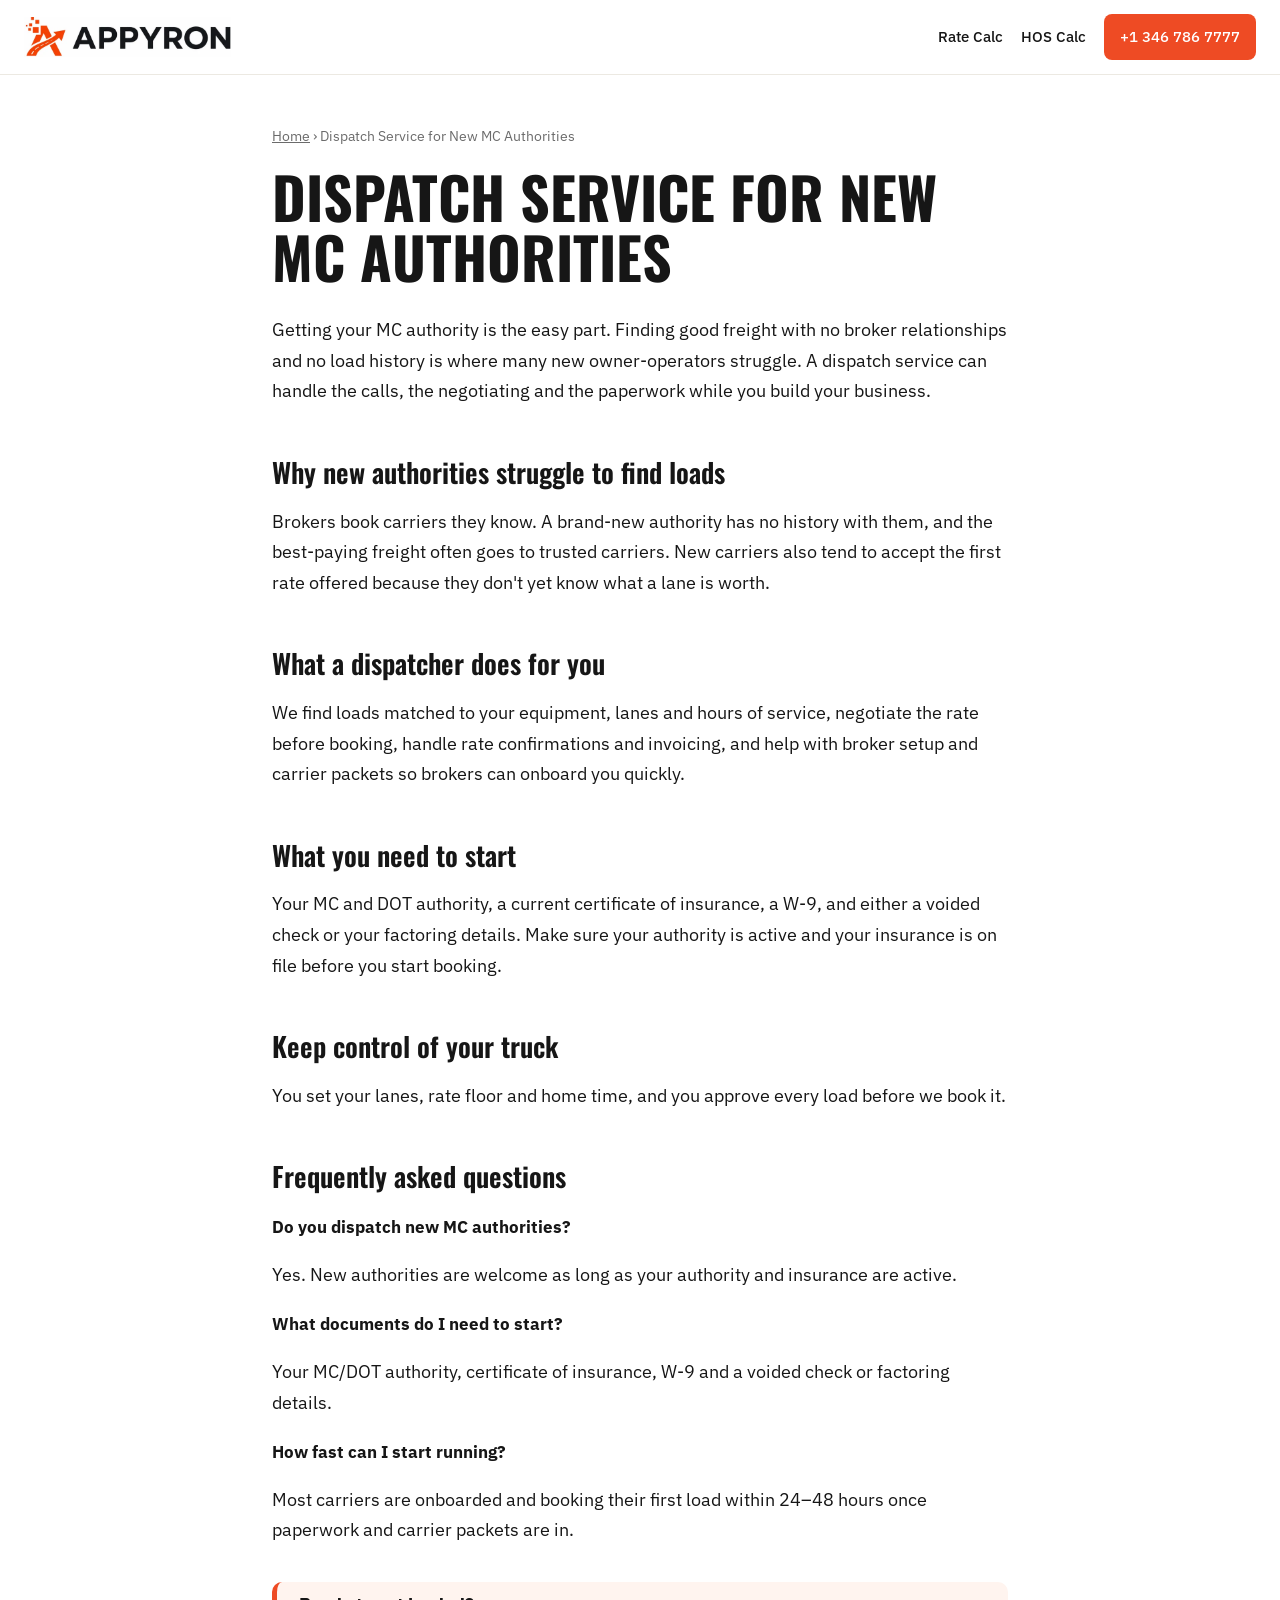
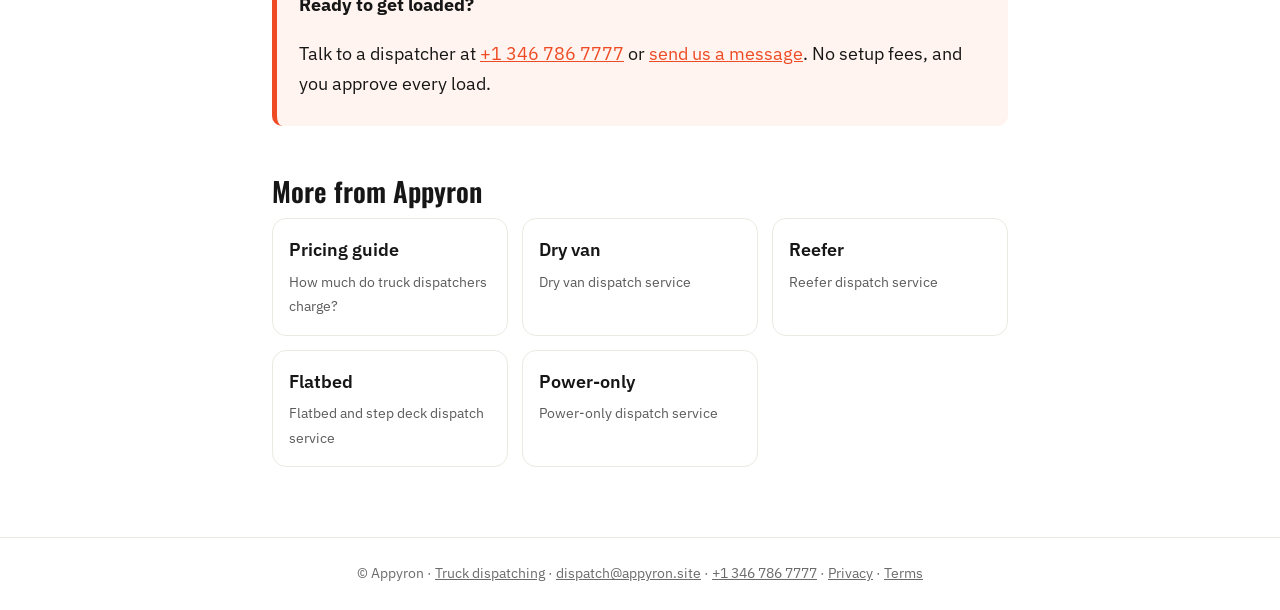
<file: dispatch-service-for-new-mc-authority.html>
<!doctype html><html lang="en"><head><meta charset="utf-8"><meta name="viewport" content="width=device-width,initial-scale=1"><meta name="color-scheme" content="only light">
<title>Dispatch Service for New MC Authorities | Appyron</title><meta name="description" content="How a truck dispatch service helps a new MC authority find loads, set up brokers and build a rate history."><link rel="canonical" href="https://appyron.site/dispatch-service-for-new-mc-authority.html">
<meta property="og:title" content="Dispatch Service for New MC Authorities | Appyron"><meta property="og:description" content="How a truck dispatch service helps a new MC authority find loads, set up brokers and build a rate history."><meta property="og:type" content="article"><meta property="og:url" content="https://appyron.site/dispatch-service-for-new-mc-authority.html"><meta property="og:image" content="https://appyron.site/og-image.png"><meta name="twitter:card" content="summary_large_image"><meta name="robots" content="index,follow,max-image-preview:large">
<link rel="icon" href="/favicon.ico" sizes="any"><link rel="icon" href="/favicon-48.png" type="image/png" sizes="48x48"><link rel="icon" href="/favicon-192.png" type="image/png" sizes="192x192"><link rel="apple-touch-icon" href="/apple-touch-icon.png"><link rel="preconnect" href="https://fonts.googleapis.com"><link rel="preconnect" href="https://fonts.gstatic.com" crossorigin><link href="https://fonts.googleapis.com/css2?family=Oswald:wght@600;700&family=IBM+Plex+Sans:wght@400;500;600&display=swap" rel="stylesheet"><link rel="stylesheet" href="/style.css">
<script type="application/ld+json">[{"@context": "https://schema.org", "@type": "Article", "headline": "Dispatch service for new MC authorities", "description": "How a truck dispatch service helps a new MC authority find loads, set up brokers and build a rate history.", "author": {"@type": "Organization", "name": "Appyron"}, "publisher": {"@type": "Organization", "name": "Appyron", "url": "https://appyron.site/"}, "dateModified": "2026-11-01", "mainEntityOfPage": "https://appyron.site/dispatch-service-for-new-mc-authority.html"}, {"@context": "https://schema.org", "@type": "BreadcrumbList", "itemListElement": [{"@type": "ListItem", "position": 1, "name": "Home", "item": "https://appyron.site/"}, {"@type": "ListItem", "position": 2, "name": "Dispatch Service for New MC Authorities", "item": "https://appyron.site/dispatch-service-for-new-mc-authority.html"}]}, {"@context": "https://schema.org", "@type": "FAQPage", "mainEntity": [{"@type": "Question", "name": "Do you dispatch new MC authorities?", "acceptedAnswer": {"@type": "Answer", "text": "Yes. New authorities are welcome as long as your authority and insurance are active."}}, {"@type": "Question", "name": "What documents do I need to start?", "acceptedAnswer": {"@type": "Answer", "text": "Your MC/DOT authority, certificate of insurance, W-9 and a voided check or factoring details."}}, {"@type": "Question", "name": "How fast can I start running?", "acceptedAnswer": {"@type": "Answer", "text": "Most carriers are onboarded and booking their first load within 24–48 hours once paperwork and carrier packets are in."}}]}]</script></head><body>
<header class="top"><a class="brand" href="/"><img src="/logo.webp" alt="Appyron – truck dispatching" width="207" height="40"></a><nav><a href="/#calculator">Rate Calc</a><a href="/#hos-calculator">HOS Calc</a><a class="cta" href="tel:+13467867777">+1 346 786 7777</a></nav></header>
<main><p class="crumb"><a href="/">Home</a> › Dispatch Service for New MC Authorities</p><h1>Dispatch service for new MC authorities</h1><p>Getting your MC authority is the easy part. Finding good freight with no broker relationships and no load history is where many new owner-operators struggle. A dispatch service can handle the calls, the negotiating and the paperwork while you build your business.</p>
<h2>Why new authorities struggle to find loads</h2><p>Brokers book carriers they know. A brand-new authority has no history with them, and the best-paying freight often goes to trusted carriers. New carriers also tend to accept the first rate offered because they don't yet know what a lane is worth.</p>
<h2>What a dispatcher does for you</h2><p>We find loads matched to your equipment, lanes and hours of service, negotiate the rate before booking, handle rate confirmations and invoicing, and help with broker setup and carrier packets so brokers can onboard you quickly.</p>
<h2>What you need to start</h2><p>Your MC and DOT authority, a current certificate of insurance, a W-9, and either a voided check or your factoring details. Make sure your authority is active and your insurance is on file before you start booking.</p>
<h2>Keep control of your truck</h2><p>You set your lanes, rate floor and home time, and you approve every load before we book it.</p><h2>Frequently asked questions</h2><h3>Do you dispatch new MC authorities?</h3><p>Yes. New authorities are welcome as long as your authority and insurance are active.</p><h3>What documents do I need to start?</h3><p>Your MC/DOT authority, certificate of insurance, W-9 and a voided check or factoring details.</p><h3>How fast can I start running?</h3><p>Most carriers are onboarded and booking their first load within 24–48 hours once paperwork and carrier packets are in.</p>
<div class="box"><b>Ready to get loaded?</b><p>Talk to a dispatcher at <a href="tel:+13467867777">+1 346 786 7777</a> or <a href="/#contact">send us a message</a>. No setup fees, and you approve every load.</p></div>
<h2>More from Appyron</h2><div class="rel"><a href="/how-much-do-truck-dispatchers-charge.html">Pricing guide<span>How much do truck dispatchers charge?</span></a><a href="/dry-van-dispatch.html">Dry van<span>Dry van dispatch service</span></a><a href="/reefer-dispatch.html">Reefer<span>Reefer dispatch service</span></a><a href="/flatbed-dispatch.html">Flatbed<span>Flatbed and step deck dispatch service</span></a><a href="/power-only-dispatch.html">Power-only<span>Power-only dispatch service</span></a></div></main>
<footer class="ft">© Appyron · <a href="/">Truck dispatching</a> · <a href="mailto:dispatch@appyron.site">dispatch@appyron.site</a> · <a href="tel:+13467867777">+1 346 786 7777</a> · <a href="/privacy.html">Privacy</a> · <a href="/terms.html">Terms</a></footer></body></html>
</file>
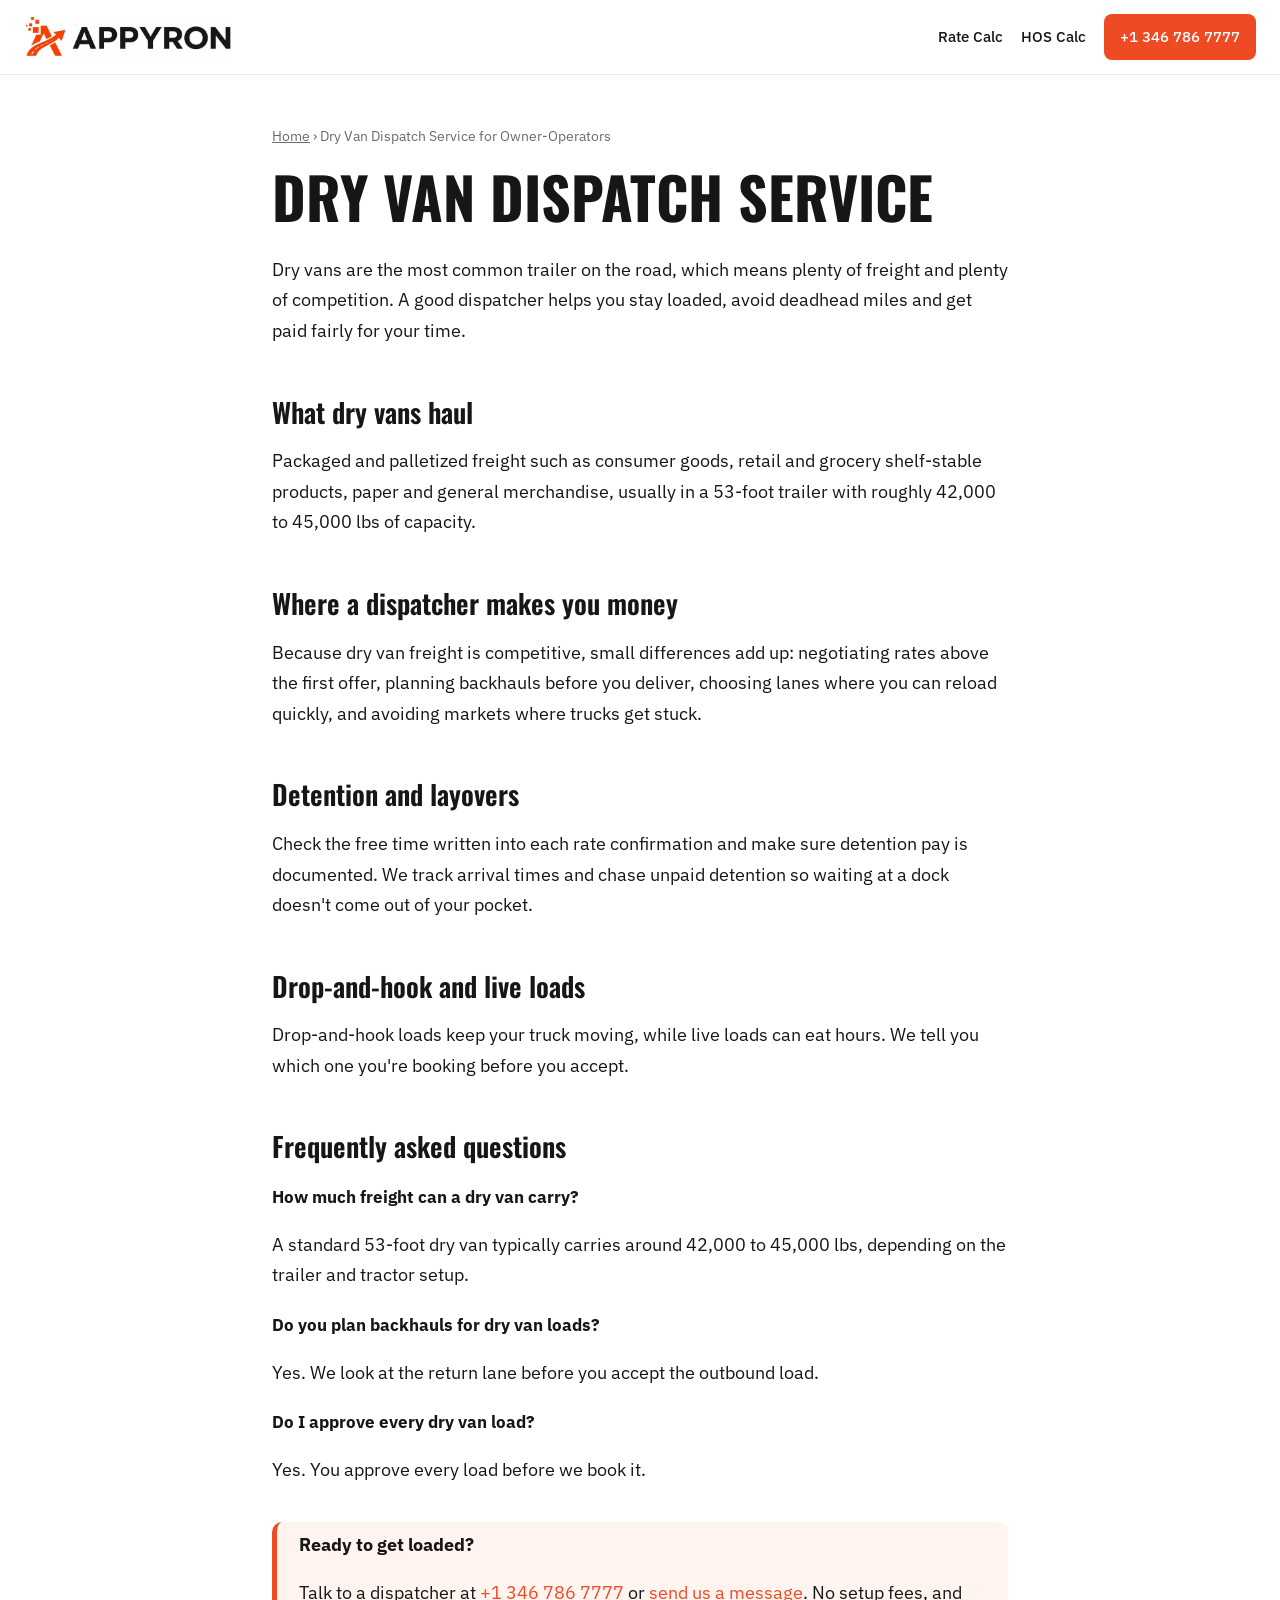
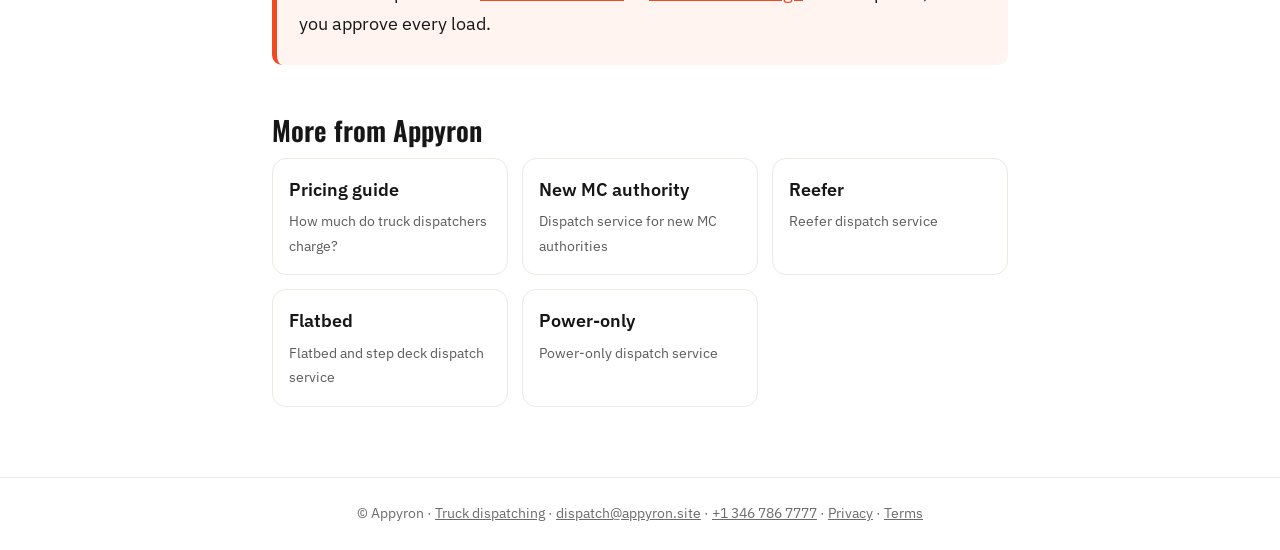
<file: dry-van-dispatch.html>
<!doctype html><html lang="en"><head><meta charset="utf-8"><meta name="viewport" content="width=device-width,initial-scale=1"><meta name="color-scheme" content="only light">
<title>Dry Van Dispatch Service for Owner-Operators | Appyron</title><meta name="description" content="Dry van dispatch for owner-operators: steady freight, backhaul planning, rate negotiation and detention protection."><link rel="canonical" href="https://appyron.site/dry-van-dispatch.html">
<meta property="og:title" content="Dry Van Dispatch Service for Owner-Operators | Appyron"><meta property="og:description" content="Dry van dispatch for owner-operators: steady freight, backhaul planning, rate negotiation and detention protection."><meta property="og:type" content="article"><meta property="og:url" content="https://appyron.site/dry-van-dispatch.html"><meta property="og:image" content="https://appyron.site/og-image.png"><meta name="twitter:card" content="summary_large_image"><meta name="robots" content="index,follow,max-image-preview:large">
<link rel="icon" href="/favicon.ico" sizes="any"><link rel="icon" href="/favicon-48.png" type="image/png" sizes="48x48"><link rel="icon" href="/favicon-192.png" type="image/png" sizes="192x192"><link rel="apple-touch-icon" href="/apple-touch-icon.png"><link rel="preconnect" href="https://fonts.googleapis.com"><link rel="preconnect" href="https://fonts.gstatic.com" crossorigin><link href="https://fonts.googleapis.com/css2?family=Oswald:wght@600;700&family=IBM+Plex+Sans:wght@400;500;600&display=swap" rel="stylesheet"><link rel="stylesheet" href="/style.css">
<script type="application/ld+json">[{"@context": "https://schema.org", "@type": "Article", "headline": "Dry van dispatch service", "description": "Dry van dispatch for owner-operators: steady freight, backhaul planning, rate negotiation and detention protection.", "author": {"@type": "Organization", "name": "Appyron"}, "publisher": {"@type": "Organization", "name": "Appyron", "url": "https://appyron.site/"}, "dateModified": "2026-11-01", "mainEntityOfPage": "https://appyron.site/dry-van-dispatch.html"}, {"@context": "https://schema.org", "@type": "BreadcrumbList", "itemListElement": [{"@type": "ListItem", "position": 1, "name": "Home", "item": "https://appyron.site/"}, {"@type": "ListItem", "position": 2, "name": "Dry Van Dispatch Service for Owner-Operators", "item": "https://appyron.site/dry-van-dispatch.html"}]}, {"@context": "https://schema.org", "@type": "FAQPage", "mainEntity": [{"@type": "Question", "name": "How much freight can a dry van carry?", "acceptedAnswer": {"@type": "Answer", "text": "A standard 53-foot dry van typically carries around 42,000 to 45,000 lbs, depending on the trailer and tractor setup."}}, {"@type": "Question", "name": "Do you plan backhauls for dry van loads?", "acceptedAnswer": {"@type": "Answer", "text": "Yes. We look at the return lane before you accept the outbound load."}}, {"@type": "Question", "name": "Do I approve every dry van load?", "acceptedAnswer": {"@type": "Answer", "text": "Yes. You approve every load before we book it."}}]}]</script></head><body>
<header class="top"><a class="brand" href="/"><img src="/logo.webp" alt="Appyron – truck dispatching" width="207" height="40"></a><nav><a href="/#calculator">Rate Calc</a><a href="/#hos-calculator">HOS Calc</a><a class="cta" href="tel:+13467867777">+1 346 786 7777</a></nav></header>
<main><p class="crumb"><a href="/">Home</a> › Dry Van Dispatch Service for Owner-Operators</p><h1>Dry van dispatch service</h1><p>Dry vans are the most common trailer on the road, which means plenty of freight and plenty of competition. A good dispatcher helps you stay loaded, avoid deadhead miles and get paid fairly for your time.</p>
<h2>What dry vans haul</h2><p>Packaged and palletized freight such as consumer goods, retail and grocery shelf-stable products, paper and general merchandise, usually in a 53-foot trailer with roughly 42,000 to 45,000 lbs of capacity.</p>
<h2>Where a dispatcher makes you money</h2><p>Because dry van freight is competitive, small differences add up: negotiating rates above the first offer, planning backhauls before you deliver, choosing lanes where you can reload quickly, and avoiding markets where trucks get stuck.</p>
<h2>Detention and layovers</h2><p>Check the free time written into each rate confirmation and make sure detention pay is documented. We track arrival times and chase unpaid detention so waiting at a dock doesn't come out of your pocket.</p>
<h2>Drop-and-hook and live loads</h2><p>Drop-and-hook loads keep your truck moving, while live loads can eat hours. We tell you which one you're booking before you accept.</p><h2>Frequently asked questions</h2><h3>How much freight can a dry van carry?</h3><p>A standard 53-foot dry van typically carries around 42,000 to 45,000 lbs, depending on the trailer and tractor setup.</p><h3>Do you plan backhauls for dry van loads?</h3><p>Yes. We look at the return lane before you accept the outbound load.</p><h3>Do I approve every dry van load?</h3><p>Yes. You approve every load before we book it.</p>
<div class="box"><b>Ready to get loaded?</b><p>Talk to a dispatcher at <a href="tel:+13467867777">+1 346 786 7777</a> or <a href="/#contact">send us a message</a>. No setup fees, and you approve every load.</p></div>
<h2>More from Appyron</h2><div class="rel"><a href="/how-much-do-truck-dispatchers-charge.html">Pricing guide<span>How much do truck dispatchers charge?</span></a><a href="/dispatch-service-for-new-mc-authority.html">New MC authority<span>Dispatch service for new MC authorities</span></a><a href="/reefer-dispatch.html">Reefer<span>Reefer dispatch service</span></a><a href="/flatbed-dispatch.html">Flatbed<span>Flatbed and step deck dispatch service</span></a><a href="/power-only-dispatch.html">Power-only<span>Power-only dispatch service</span></a></div></main>
<footer class="ft">© Appyron · <a href="/">Truck dispatching</a> · <a href="mailto:dispatch@appyron.site">dispatch@appyron.site</a> · <a href="tel:+13467867777">+1 346 786 7777</a> · <a href="/privacy.html">Privacy</a> · <a href="/terms.html">Terms</a></footer></body></html>
</file>
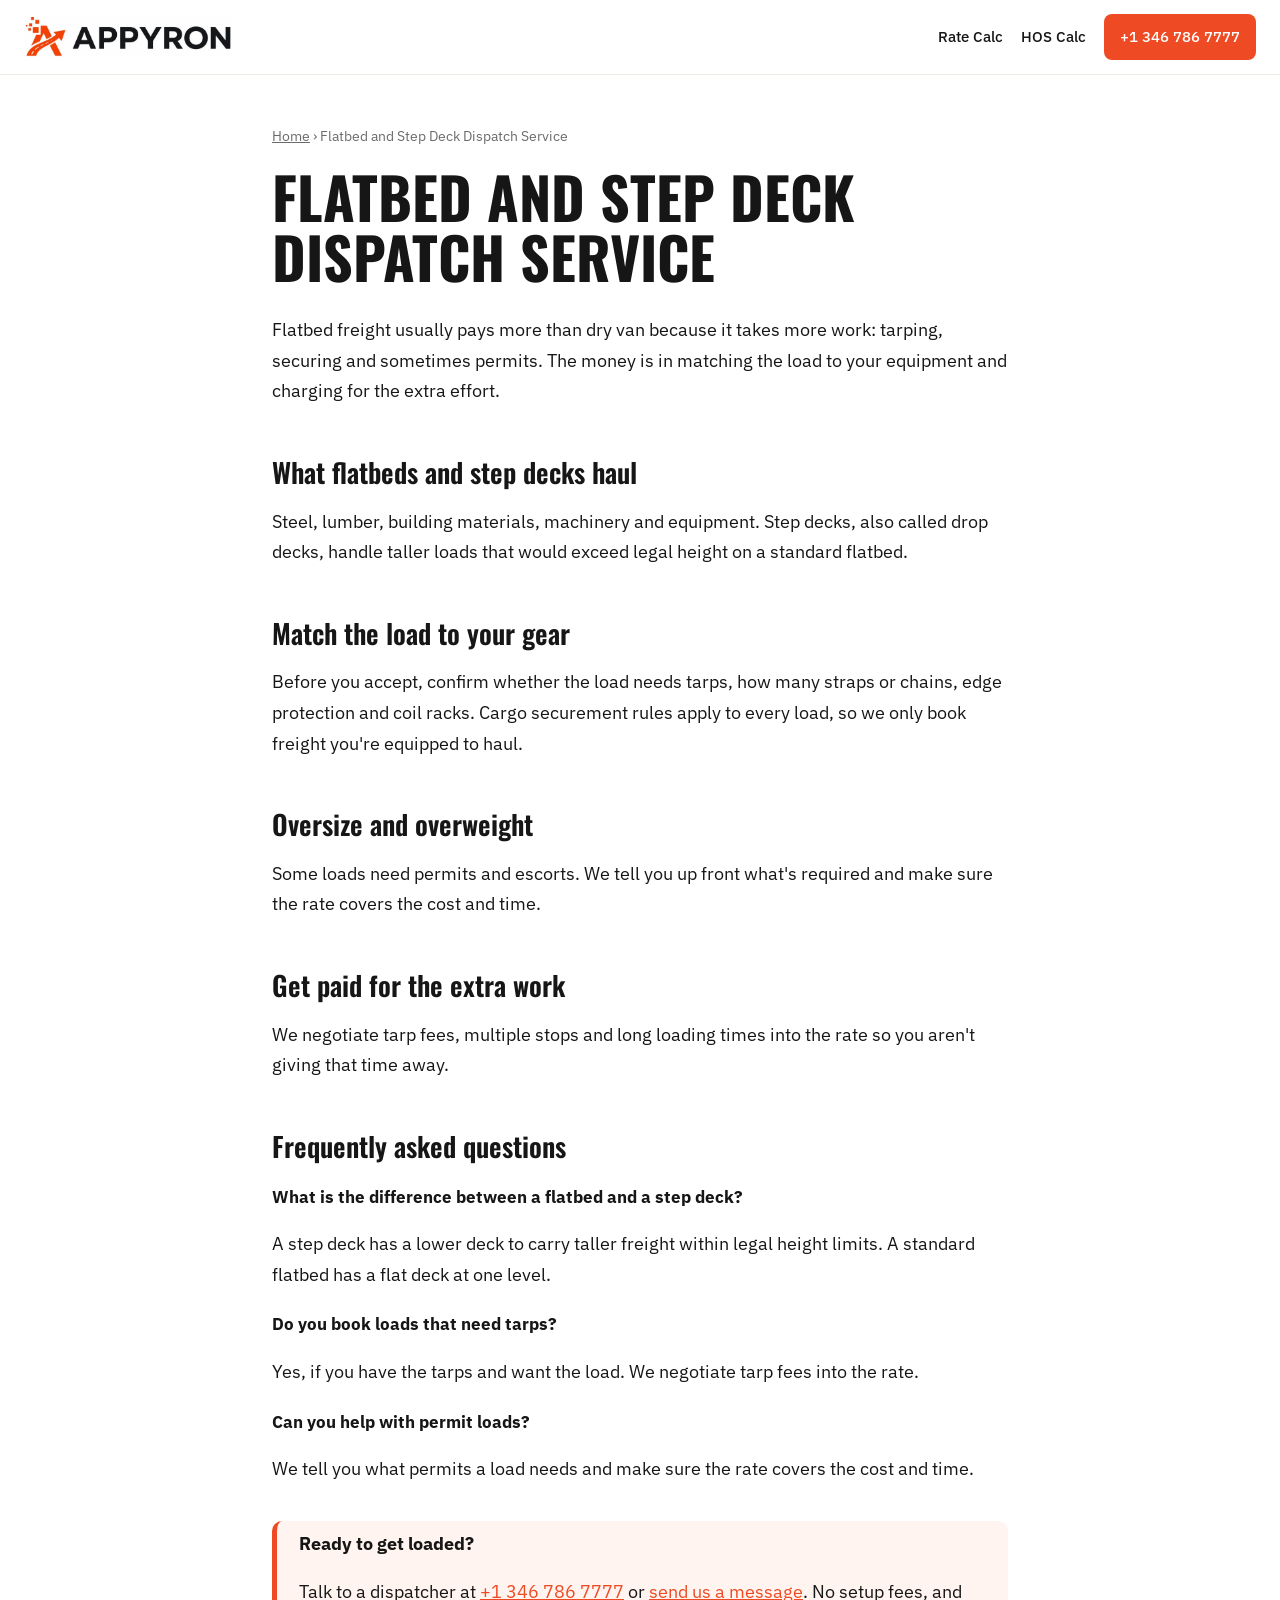
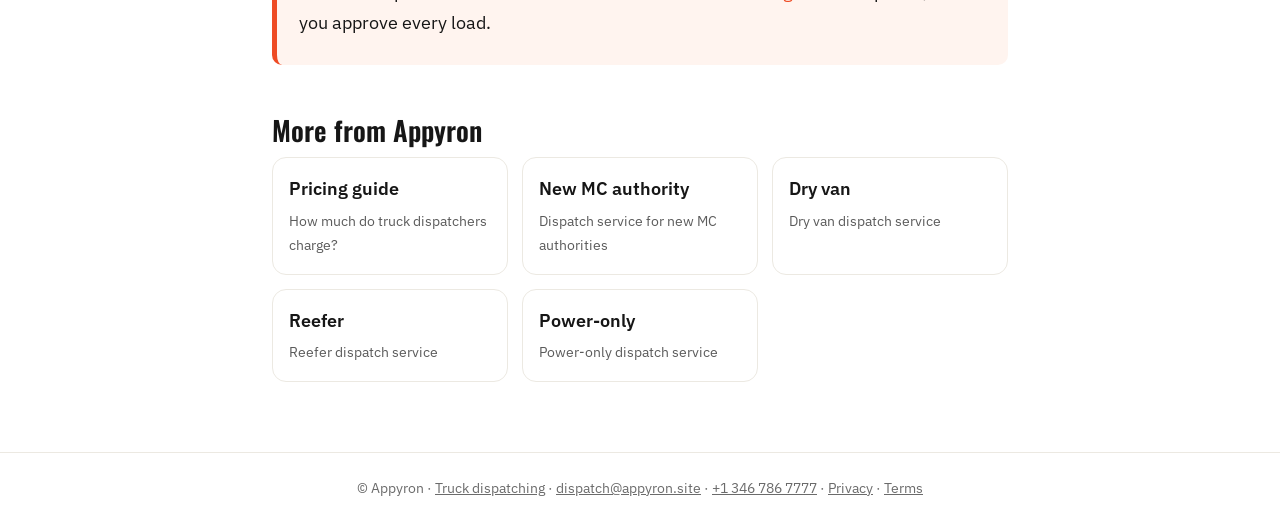
<file: flatbed-dispatch.html>
<!doctype html><html lang="en"><head><meta charset="utf-8"><meta name="viewport" content="width=device-width,initial-scale=1"><meta name="color-scheme" content="only light">
<title>Flatbed and Step Deck Dispatch Service | Appyron</title><meta name="description" content="Flatbed and step deck dispatch: loads matched to your tarps, straps and permits, with rates that reflect the extra work."><link rel="canonical" href="https://appyron.site/flatbed-dispatch.html">
<meta property="og:title" content="Flatbed and Step Deck Dispatch Service | Appyron"><meta property="og:description" content="Flatbed and step deck dispatch: loads matched to your tarps, straps and permits, with rates that reflect the extra work."><meta property="og:type" content="article"><meta property="og:url" content="https://appyron.site/flatbed-dispatch.html"><meta property="og:image" content="https://appyron.site/og-image.png"><meta name="twitter:card" content="summary_large_image"><meta name="robots" content="index,follow,max-image-preview:large">
<link rel="icon" href="/favicon.ico" sizes="any"><link rel="icon" href="/favicon-48.png" type="image/png" sizes="48x48"><link rel="icon" href="/favicon-192.png" type="image/png" sizes="192x192"><link rel="apple-touch-icon" href="/apple-touch-icon.png"><link rel="preconnect" href="https://fonts.googleapis.com"><link rel="preconnect" href="https://fonts.gstatic.com" crossorigin><link href="https://fonts.googleapis.com/css2?family=Oswald:wght@600;700&family=IBM+Plex+Sans:wght@400;500;600&display=swap" rel="stylesheet"><link rel="stylesheet" href="/style.css">
<script type="application/ld+json">[{"@context": "https://schema.org", "@type": "Article", "headline": "Flatbed and step deck dispatch service", "description": "Flatbed and step deck dispatch: loads matched to your tarps, straps and permits, with rates that reflect the extra work.", "author": {"@type": "Organization", "name": "Appyron"}, "publisher": {"@type": "Organization", "name": "Appyron", "url": "https://appyron.site/"}, "dateModified": "2026-11-01", "mainEntityOfPage": "https://appyron.site/flatbed-dispatch.html"}, {"@context": "https://schema.org", "@type": "BreadcrumbList", "itemListElement": [{"@type": "ListItem", "position": 1, "name": "Home", "item": "https://appyron.site/"}, {"@type": "ListItem", "position": 2, "name": "Flatbed and Step Deck Dispatch Service", "item": "https://appyron.site/flatbed-dispatch.html"}]}, {"@context": "https://schema.org", "@type": "FAQPage", "mainEntity": [{"@type": "Question", "name": "What is the difference between a flatbed and a step deck?", "acceptedAnswer": {"@type": "Answer", "text": "A step deck has a lower deck to carry taller freight within legal height limits. A standard flatbed has a flat deck at one level."}}, {"@type": "Question", "name": "Do you book loads that need tarps?", "acceptedAnswer": {"@type": "Answer", "text": "Yes, if you have the tarps and want the load. We negotiate tarp fees into the rate."}}, {"@type": "Question", "name": "Can you help with permit loads?", "acceptedAnswer": {"@type": "Answer", "text": "We tell you what permits a load needs and make sure the rate covers the cost and time."}}]}]</script></head><body>
<header class="top"><a class="brand" href="/"><img src="/logo.webp" alt="Appyron – truck dispatching" width="207" height="40"></a><nav><a href="/#calculator">Rate Calc</a><a href="/#hos-calculator">HOS Calc</a><a class="cta" href="tel:+13467867777">+1 346 786 7777</a></nav></header>
<main><p class="crumb"><a href="/">Home</a> › Flatbed and Step Deck Dispatch Service</p><h1>Flatbed and step deck dispatch service</h1><p>Flatbed freight usually pays more than dry van because it takes more work: tarping, securing and sometimes permits. The money is in matching the load to your equipment and charging for the extra effort.</p>
<h2>What flatbeds and step decks haul</h2><p>Steel, lumber, building materials, machinery and equipment. Step decks, also called drop decks, handle taller loads that would exceed legal height on a standard flatbed.</p>
<h2>Match the load to your gear</h2><p>Before you accept, confirm whether the load needs tarps, how many straps or chains, edge protection and coil racks. Cargo securement rules apply to every load, so we only book freight you're equipped to haul.</p>
<h2>Oversize and overweight</h2><p>Some loads need permits and escorts. We tell you up front what's required and make sure the rate covers the cost and time.</p>
<h2>Get paid for the extra work</h2><p>We negotiate tarp fees, multiple stops and long loading times into the rate so you aren't giving that time away.</p><h2>Frequently asked questions</h2><h3>What is the difference between a flatbed and a step deck?</h3><p>A step deck has a lower deck to carry taller freight within legal height limits. A standard flatbed has a flat deck at one level.</p><h3>Do you book loads that need tarps?</h3><p>Yes, if you have the tarps and want the load. We negotiate tarp fees into the rate.</p><h3>Can you help with permit loads?</h3><p>We tell you what permits a load needs and make sure the rate covers the cost and time.</p>
<div class="box"><b>Ready to get loaded?</b><p>Talk to a dispatcher at <a href="tel:+13467867777">+1 346 786 7777</a> or <a href="/#contact">send us a message</a>. No setup fees, and you approve every load.</p></div>
<h2>More from Appyron</h2><div class="rel"><a href="/how-much-do-truck-dispatchers-charge.html">Pricing guide<span>How much do truck dispatchers charge?</span></a><a href="/dispatch-service-for-new-mc-authority.html">New MC authority<span>Dispatch service for new MC authorities</span></a><a href="/dry-van-dispatch.html">Dry van<span>Dry van dispatch service</span></a><a href="/reefer-dispatch.html">Reefer<span>Reefer dispatch service</span></a><a href="/power-only-dispatch.html">Power-only<span>Power-only dispatch service</span></a></div></main>
<footer class="ft">© Appyron · <a href="/">Truck dispatching</a> · <a href="mailto:dispatch@appyron.site">dispatch@appyron.site</a> · <a href="tel:+13467867777">+1 346 786 7777</a> · <a href="/privacy.html">Privacy</a> · <a href="/terms.html">Terms</a></footer></body></html>
</file>
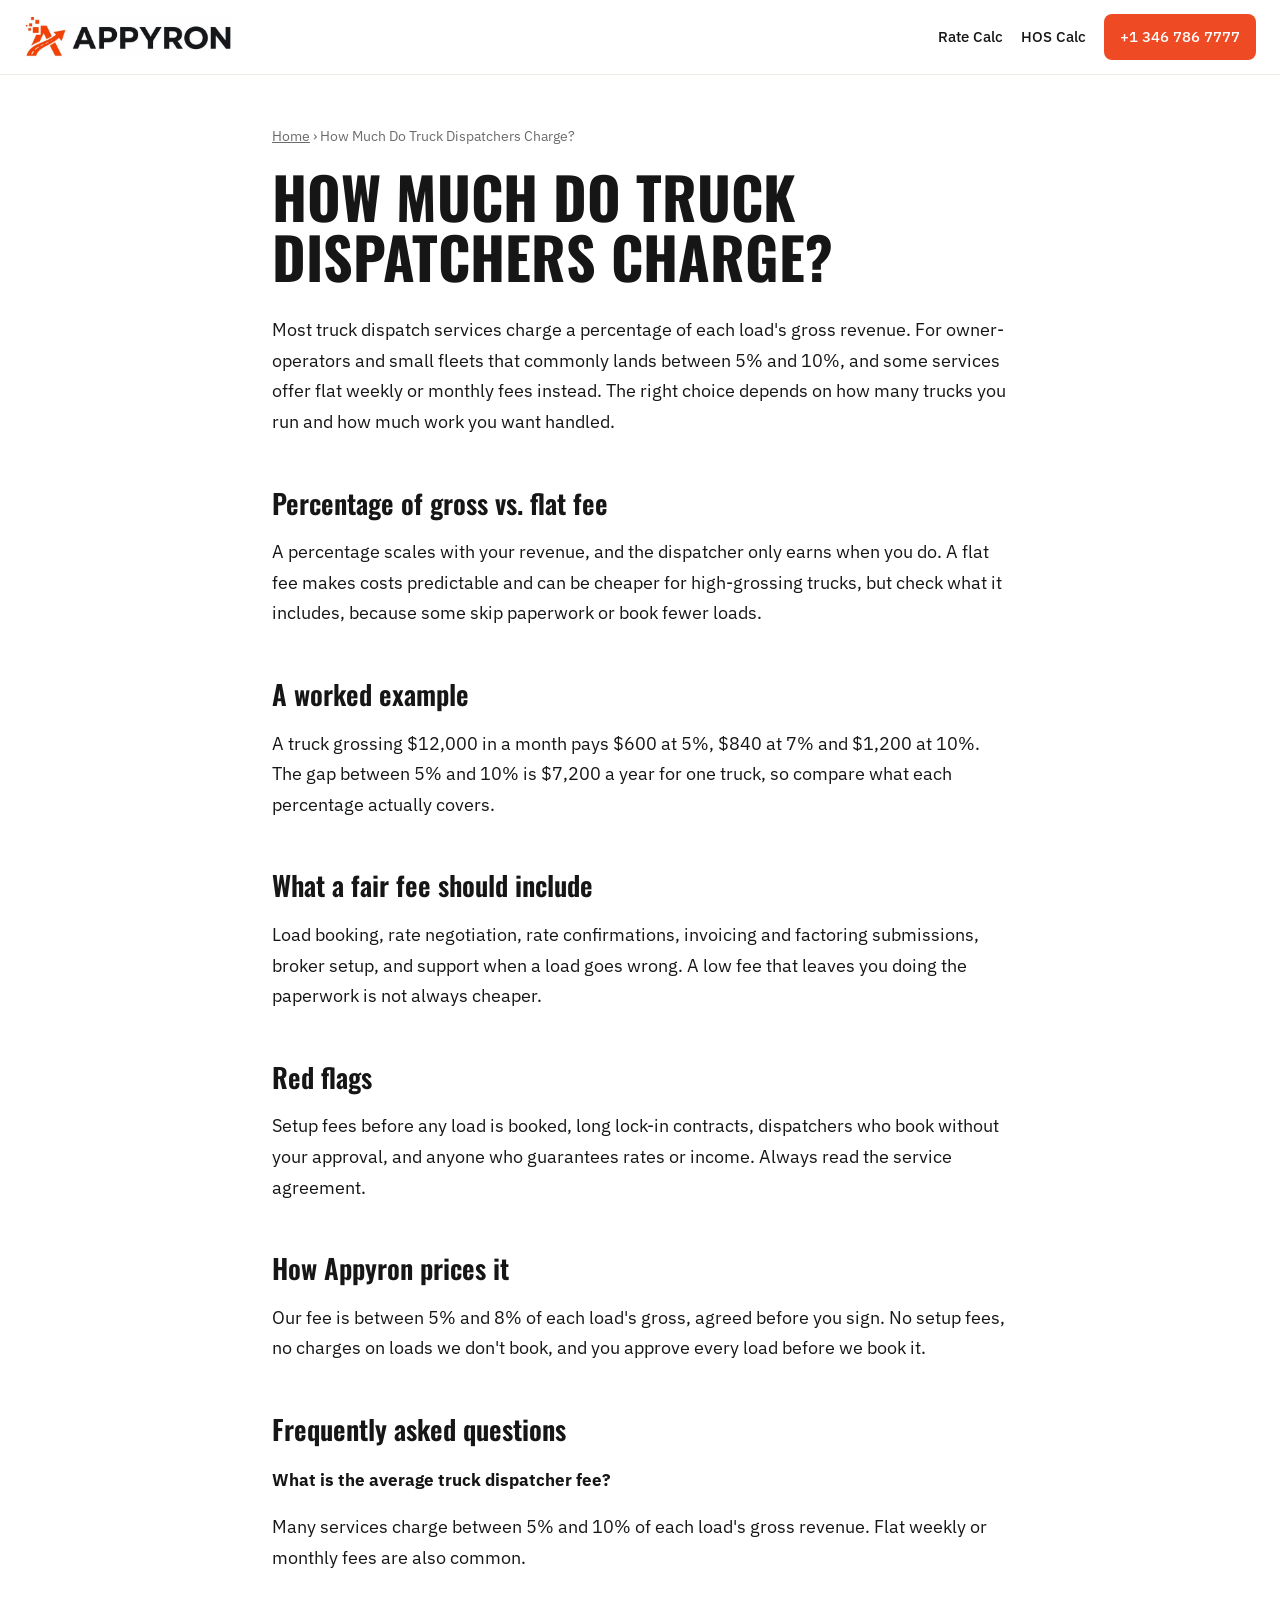
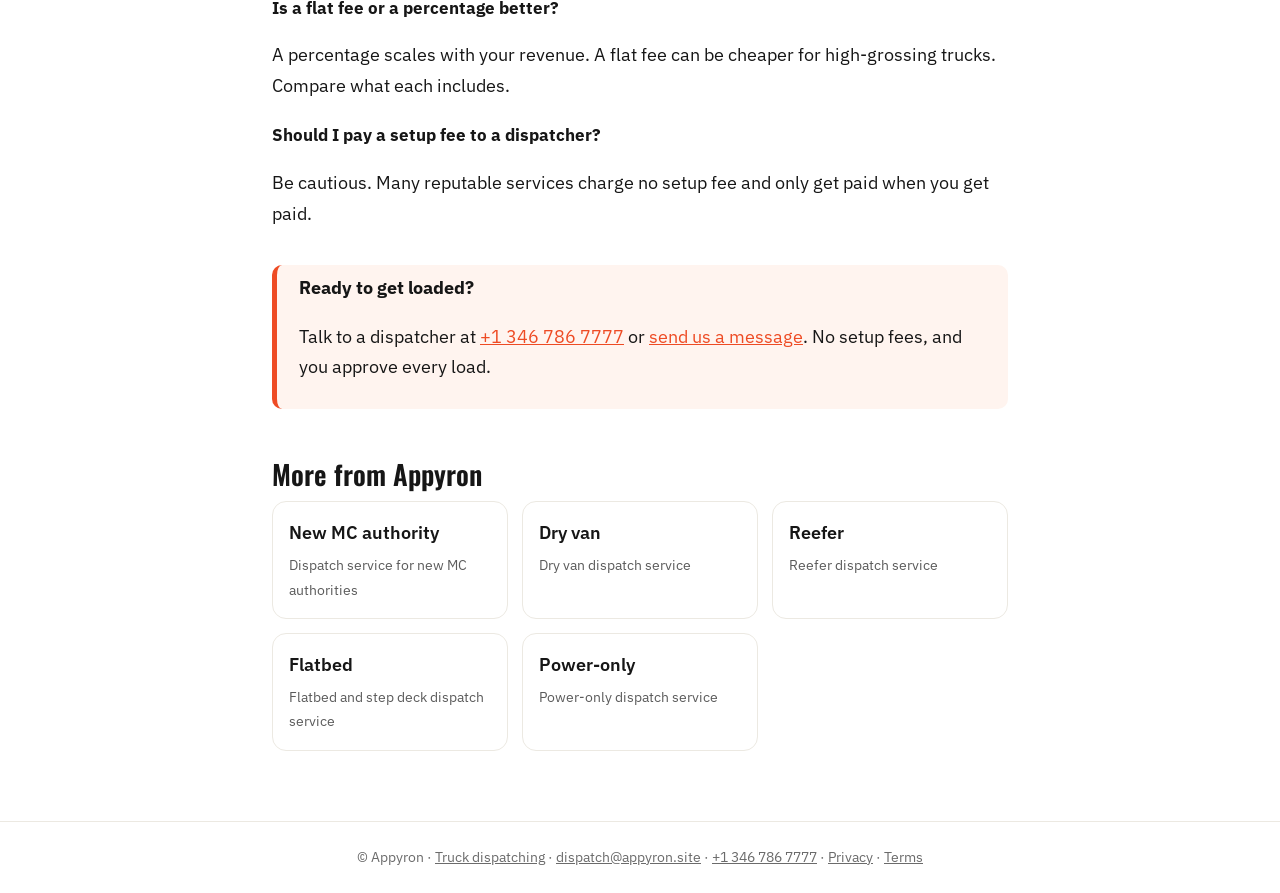
<file: how-much-do-truck-dispatchers-charge.html>
<!doctype html><html lang="en"><head><meta charset="utf-8"><meta name="viewport" content="width=device-width,initial-scale=1"><meta name="color-scheme" content="only light">
<title>How Much Do Truck Dispatchers Charge? | Appyron</title><meta name="description" content="What truck dispatch services typically charge, how percentage and flat-fee pricing compare, a worked example, and red flags to avoid."><link rel="canonical" href="https://appyron.site/how-much-do-truck-dispatchers-charge.html">
<meta property="og:title" content="How Much Do Truck Dispatchers Charge? | Appyron"><meta property="og:description" content="What truck dispatch services typically charge, how percentage and flat-fee pricing compare, a worked example, and red flags to avoid."><meta property="og:type" content="article"><meta property="og:url" content="https://appyron.site/how-much-do-truck-dispatchers-charge.html"><meta property="og:image" content="https://appyron.site/og-image.png"><meta name="twitter:card" content="summary_large_image"><meta name="robots" content="index,follow,max-image-preview:large">
<link rel="icon" href="/favicon.ico" sizes="any"><link rel="icon" href="/favicon-48.png" type="image/png" sizes="48x48"><link rel="icon" href="/favicon-192.png" type="image/png" sizes="192x192"><link rel="apple-touch-icon" href="/apple-touch-icon.png"><link rel="preconnect" href="https://fonts.googleapis.com"><link rel="preconnect" href="https://fonts.gstatic.com" crossorigin><link href="https://fonts.googleapis.com/css2?family=Oswald:wght@600;700&family=IBM+Plex+Sans:wght@400;500;600&display=swap" rel="stylesheet"><link rel="stylesheet" href="/style.css">
<script type="application/ld+json">[{"@context": "https://schema.org", "@type": "Article", "headline": "How much do truck dispatchers charge?", "description": "What truck dispatch services typically charge, how percentage and flat-fee pricing compare, a worked example, and red flags to avoid.", "author": {"@type": "Organization", "name": "Appyron"}, "publisher": {"@type": "Organization", "name": "Appyron", "url": "https://appyron.site/"}, "dateModified": "2026-11-01", "mainEntityOfPage": "https://appyron.site/how-much-do-truck-dispatchers-charge.html"}, {"@context": "https://schema.org", "@type": "BreadcrumbList", "itemListElement": [{"@type": "ListItem", "position": 1, "name": "Home", "item": "https://appyron.site/"}, {"@type": "ListItem", "position": 2, "name": "How Much Do Truck Dispatchers Charge?", "item": "https://appyron.site/how-much-do-truck-dispatchers-charge.html"}]}, {"@context": "https://schema.org", "@type": "FAQPage", "mainEntity": [{"@type": "Question", "name": "What is the average truck dispatcher fee?", "acceptedAnswer": {"@type": "Answer", "text": "Many services charge between 5% and 10% of each load's gross revenue. Flat weekly or monthly fees are also common."}}, {"@type": "Question", "name": "Is a flat fee or a percentage better?", "acceptedAnswer": {"@type": "Answer", "text": "A percentage scales with your revenue. A flat fee can be cheaper for high-grossing trucks. Compare what each includes."}}, {"@type": "Question", "name": "Should I pay a setup fee to a dispatcher?", "acceptedAnswer": {"@type": "Answer", "text": "Be cautious. Many reputable services charge no setup fee and only get paid when you get paid."}}]}]</script></head><body>
<header class="top"><a class="brand" href="/"><img src="/logo.webp" alt="Appyron – truck dispatching" width="207" height="40"></a><nav><a href="/#calculator">Rate Calc</a><a href="/#hos-calculator">HOS Calc</a><a class="cta" href="tel:+13467867777">+1 346 786 7777</a></nav></header>
<main><p class="crumb"><a href="/">Home</a> › How Much Do Truck Dispatchers Charge?</p><h1>How much do truck dispatchers charge?</h1><p>Most truck dispatch services charge a percentage of each load's gross revenue. For owner-operators and small fleets that commonly lands between 5% and 10%, and some services offer flat weekly or monthly fees instead. The right choice depends on how many trucks you run and how much work you want handled.</p>
<h2>Percentage of gross vs. flat fee</h2><p>A percentage scales with your revenue, and the dispatcher only earns when you do. A flat fee makes costs predictable and can be cheaper for high-grossing trucks, but check what it includes, because some skip paperwork or book fewer loads.</p>
<h2>A worked example</h2><p>A truck grossing $12,000 in a month pays $600 at 5%, $840 at 7% and $1,200 at 10%. The gap between 5% and 10% is $7,200 a year for one truck, so compare what each percentage actually covers.</p>
<h2>What a fair fee should include</h2><p>Load booking, rate negotiation, rate confirmations, invoicing and factoring submissions, broker setup, and support when a load goes wrong. A low fee that leaves you doing the paperwork is not always cheaper.</p>
<h2>Red flags</h2><p>Setup fees before any load is booked, long lock-in contracts, dispatchers who book without your approval, and anyone who guarantees rates or income. Always read the service agreement.</p>
<h2>How Appyron prices it</h2><p>Our fee is between 5% and 8% of each load's gross, agreed before you sign. No setup fees, no charges on loads we don't book, and you approve every load before we book it.</p><h2>Frequently asked questions</h2><h3>What is the average truck dispatcher fee?</h3><p>Many services charge between 5% and 10% of each load's gross revenue. Flat weekly or monthly fees are also common.</p><h3>Is a flat fee or a percentage better?</h3><p>A percentage scales with your revenue. A flat fee can be cheaper for high-grossing trucks. Compare what each includes.</p><h3>Should I pay a setup fee to a dispatcher?</h3><p>Be cautious. Many reputable services charge no setup fee and only get paid when you get paid.</p>
<div class="box"><b>Ready to get loaded?</b><p>Talk to a dispatcher at <a href="tel:+13467867777">+1 346 786 7777</a> or <a href="/#contact">send us a message</a>. No setup fees, and you approve every load.</p></div>
<h2>More from Appyron</h2><div class="rel"><a href="/dispatch-service-for-new-mc-authority.html">New MC authority<span>Dispatch service for new MC authorities</span></a><a href="/dry-van-dispatch.html">Dry van<span>Dry van dispatch service</span></a><a href="/reefer-dispatch.html">Reefer<span>Reefer dispatch service</span></a><a href="/flatbed-dispatch.html">Flatbed<span>Flatbed and step deck dispatch service</span></a><a href="/power-only-dispatch.html">Power-only<span>Power-only dispatch service</span></a></div></main>
<footer class="ft">© Appyron · <a href="/">Truck dispatching</a> · <a href="mailto:dispatch@appyron.site">dispatch@appyron.site</a> · <a href="tel:+13467867777">+1 346 786 7777</a> · <a href="/privacy.html">Privacy</a> · <a href="/terms.html">Terms</a></footer></body></html>
</file>
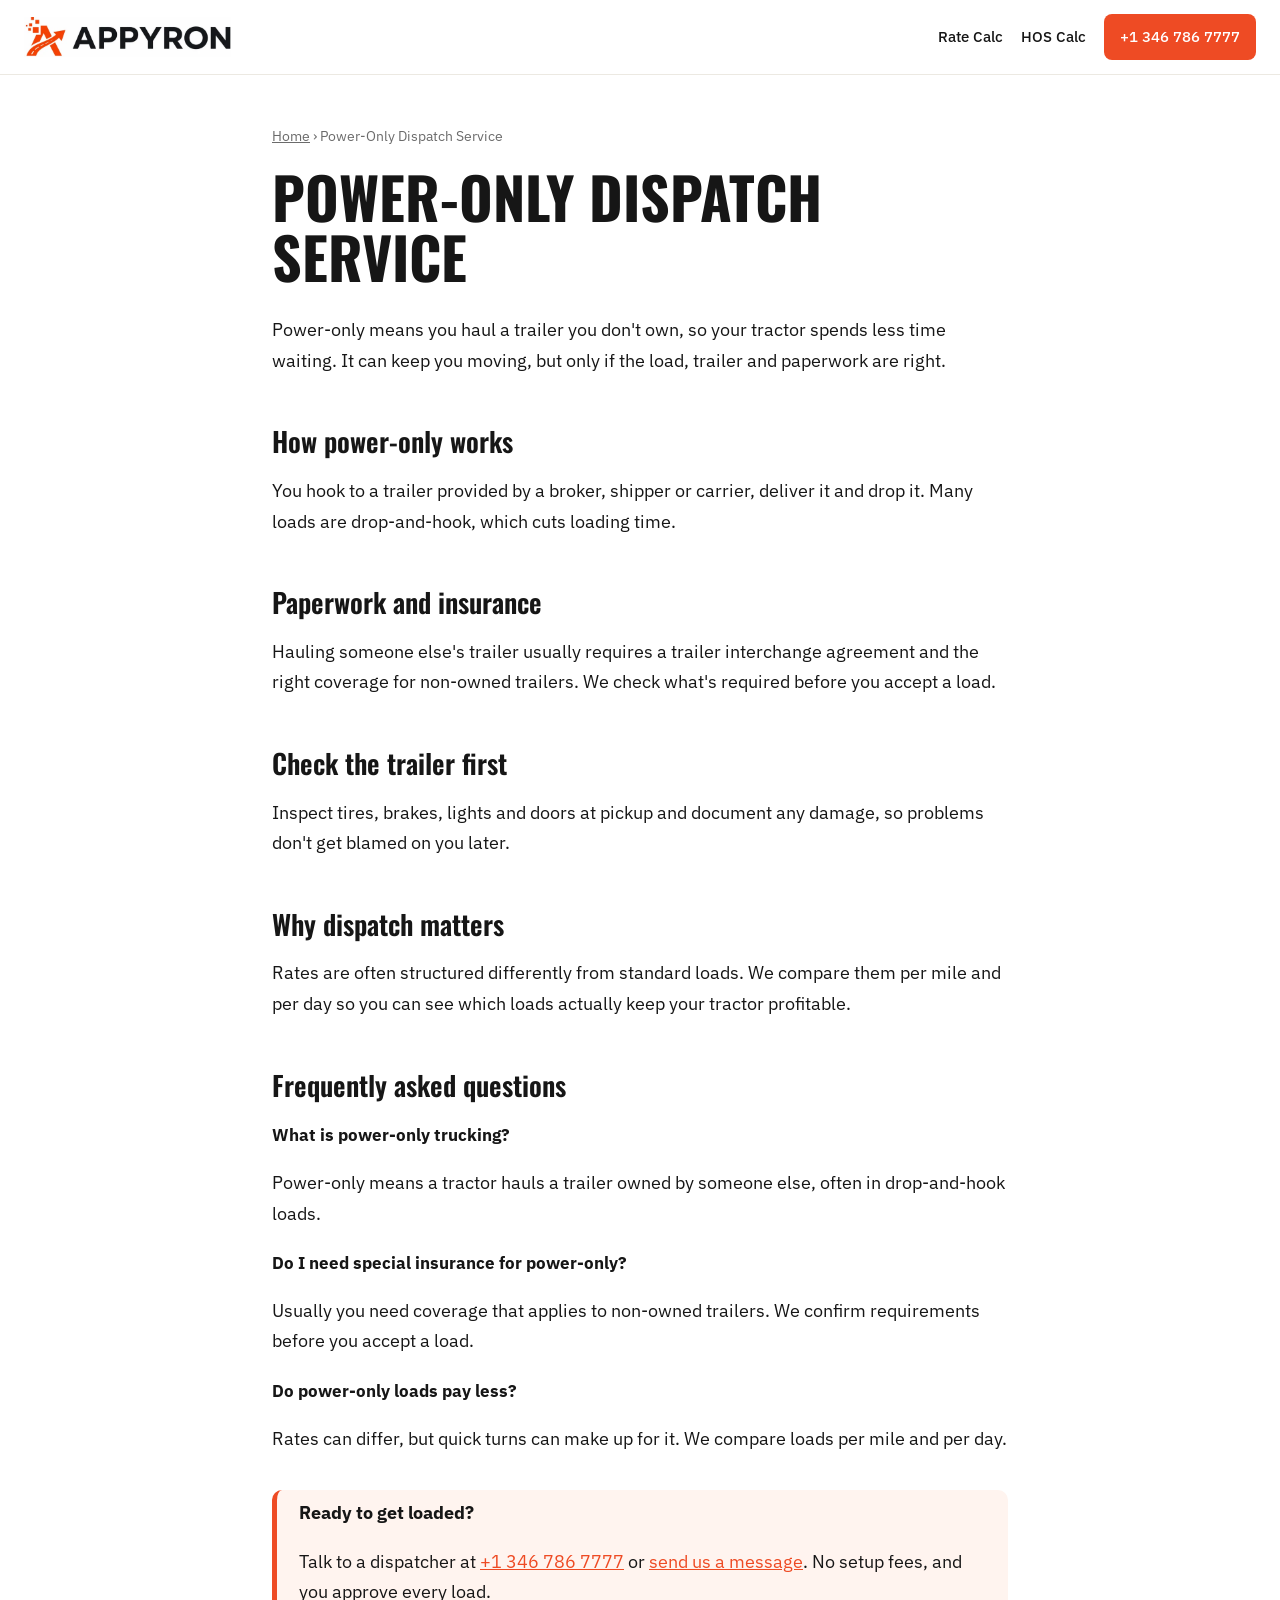
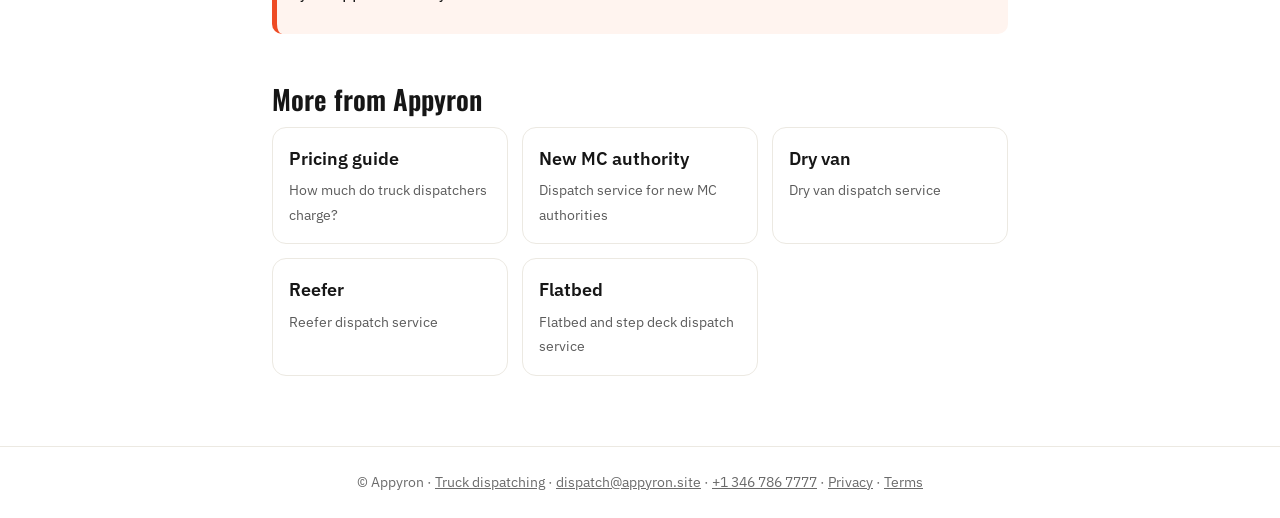
<file: power-only-dispatch.html>
<!doctype html><html lang="en"><head><meta charset="utf-8"><meta name="viewport" content="width=device-width,initial-scale=1"><meta name="color-scheme" content="only light">
<title>Power-Only Dispatch Service | Appyron</title><meta name="description" content="Power-only dispatch for tractor owners: drop-and-hook loads, trailer interchange and insurance basics, and faster turns."><link rel="canonical" href="https://appyron.site/power-only-dispatch.html">
<meta property="og:title" content="Power-Only Dispatch Service | Appyron"><meta property="og:description" content="Power-only dispatch for tractor owners: drop-and-hook loads, trailer interchange and insurance basics, and faster turns."><meta property="og:type" content="article"><meta property="og:url" content="https://appyron.site/power-only-dispatch.html"><meta property="og:image" content="https://appyron.site/og-image.png"><meta name="twitter:card" content="summary_large_image"><meta name="robots" content="index,follow,max-image-preview:large">
<link rel="icon" href="/favicon.ico" sizes="any"><link rel="icon" href="/favicon-48.png" type="image/png" sizes="48x48"><link rel="icon" href="/favicon-192.png" type="image/png" sizes="192x192"><link rel="apple-touch-icon" href="/apple-touch-icon.png"><link rel="preconnect" href="https://fonts.googleapis.com"><link rel="preconnect" href="https://fonts.gstatic.com" crossorigin><link href="https://fonts.googleapis.com/css2?family=Oswald:wght@600;700&family=IBM+Plex+Sans:wght@400;500;600&display=swap" rel="stylesheet"><link rel="stylesheet" href="/style.css">
<script type="application/ld+json">[{"@context": "https://schema.org", "@type": "Article", "headline": "Power-only dispatch service", "description": "Power-only dispatch for tractor owners: drop-and-hook loads, trailer interchange and insurance basics, and faster turns.", "author": {"@type": "Organization", "name": "Appyron"}, "publisher": {"@type": "Organization", "name": "Appyron", "url": "https://appyron.site/"}, "dateModified": "2026-11-01", "mainEntityOfPage": "https://appyron.site/power-only-dispatch.html"}, {"@context": "https://schema.org", "@type": "BreadcrumbList", "itemListElement": [{"@type": "ListItem", "position": 1, "name": "Home", "item": "https://appyron.site/"}, {"@type": "ListItem", "position": 2, "name": "Power-Only Dispatch Service", "item": "https://appyron.site/power-only-dispatch.html"}]}, {"@context": "https://schema.org", "@type": "FAQPage", "mainEntity": [{"@type": "Question", "name": "What is power-only trucking?", "acceptedAnswer": {"@type": "Answer", "text": "Power-only means a tractor hauls a trailer owned by someone else, often in drop-and-hook loads."}}, {"@type": "Question", "name": "Do I need special insurance for power-only?", "acceptedAnswer": {"@type": "Answer", "text": "Usually you need coverage that applies to non-owned trailers. We confirm requirements before you accept a load."}}, {"@type": "Question", "name": "Do power-only loads pay less?", "acceptedAnswer": {"@type": "Answer", "text": "Rates can differ, but quick turns can make up for it. We compare loads per mile and per day."}}]}]</script></head><body>
<header class="top"><a class="brand" href="/"><img src="/logo.webp" alt="Appyron – truck dispatching" width="207" height="40"></a><nav><a href="/#calculator">Rate Calc</a><a href="/#hos-calculator">HOS Calc</a><a class="cta" href="tel:+13467867777">+1 346 786 7777</a></nav></header>
<main><p class="crumb"><a href="/">Home</a> › Power-Only Dispatch Service</p><h1>Power-only dispatch service</h1><p>Power-only means you haul a trailer you don't own, so your tractor spends less time waiting. It can keep you moving, but only if the load, trailer and paperwork are right.</p>
<h2>How power-only works</h2><p>You hook to a trailer provided by a broker, shipper or carrier, deliver it and drop it. Many loads are drop-and-hook, which cuts loading time.</p>
<h2>Paperwork and insurance</h2><p>Hauling someone else's trailer usually requires a trailer interchange agreement and the right coverage for non-owned trailers. We check what's required before you accept a load.</p>
<h2>Check the trailer first</h2><p>Inspect tires, brakes, lights and doors at pickup and document any damage, so problems don't get blamed on you later.</p>
<h2>Why dispatch matters</h2><p>Rates are often structured differently from standard loads. We compare them per mile and per day so you can see which loads actually keep your tractor profitable.</p><h2>Frequently asked questions</h2><h3>What is power-only trucking?</h3><p>Power-only means a tractor hauls a trailer owned by someone else, often in drop-and-hook loads.</p><h3>Do I need special insurance for power-only?</h3><p>Usually you need coverage that applies to non-owned trailers. We confirm requirements before you accept a load.</p><h3>Do power-only loads pay less?</h3><p>Rates can differ, but quick turns can make up for it. We compare loads per mile and per day.</p>
<div class="box"><b>Ready to get loaded?</b><p>Talk to a dispatcher at <a href="tel:+13467867777">+1 346 786 7777</a> or <a href="/#contact">send us a message</a>. No setup fees, and you approve every load.</p></div>
<h2>More from Appyron</h2><div class="rel"><a href="/how-much-do-truck-dispatchers-charge.html">Pricing guide<span>How much do truck dispatchers charge?</span></a><a href="/dispatch-service-for-new-mc-authority.html">New MC authority<span>Dispatch service for new MC authorities</span></a><a href="/dry-van-dispatch.html">Dry van<span>Dry van dispatch service</span></a><a href="/reefer-dispatch.html">Reefer<span>Reefer dispatch service</span></a><a href="/flatbed-dispatch.html">Flatbed<span>Flatbed and step deck dispatch service</span></a></div></main>
<footer class="ft">© Appyron · <a href="/">Truck dispatching</a> · <a href="mailto:dispatch@appyron.site">dispatch@appyron.site</a> · <a href="tel:+13467867777">+1 346 786 7777</a> · <a href="/privacy.html">Privacy</a> · <a href="/terms.html">Terms</a></footer></body></html>
</file>
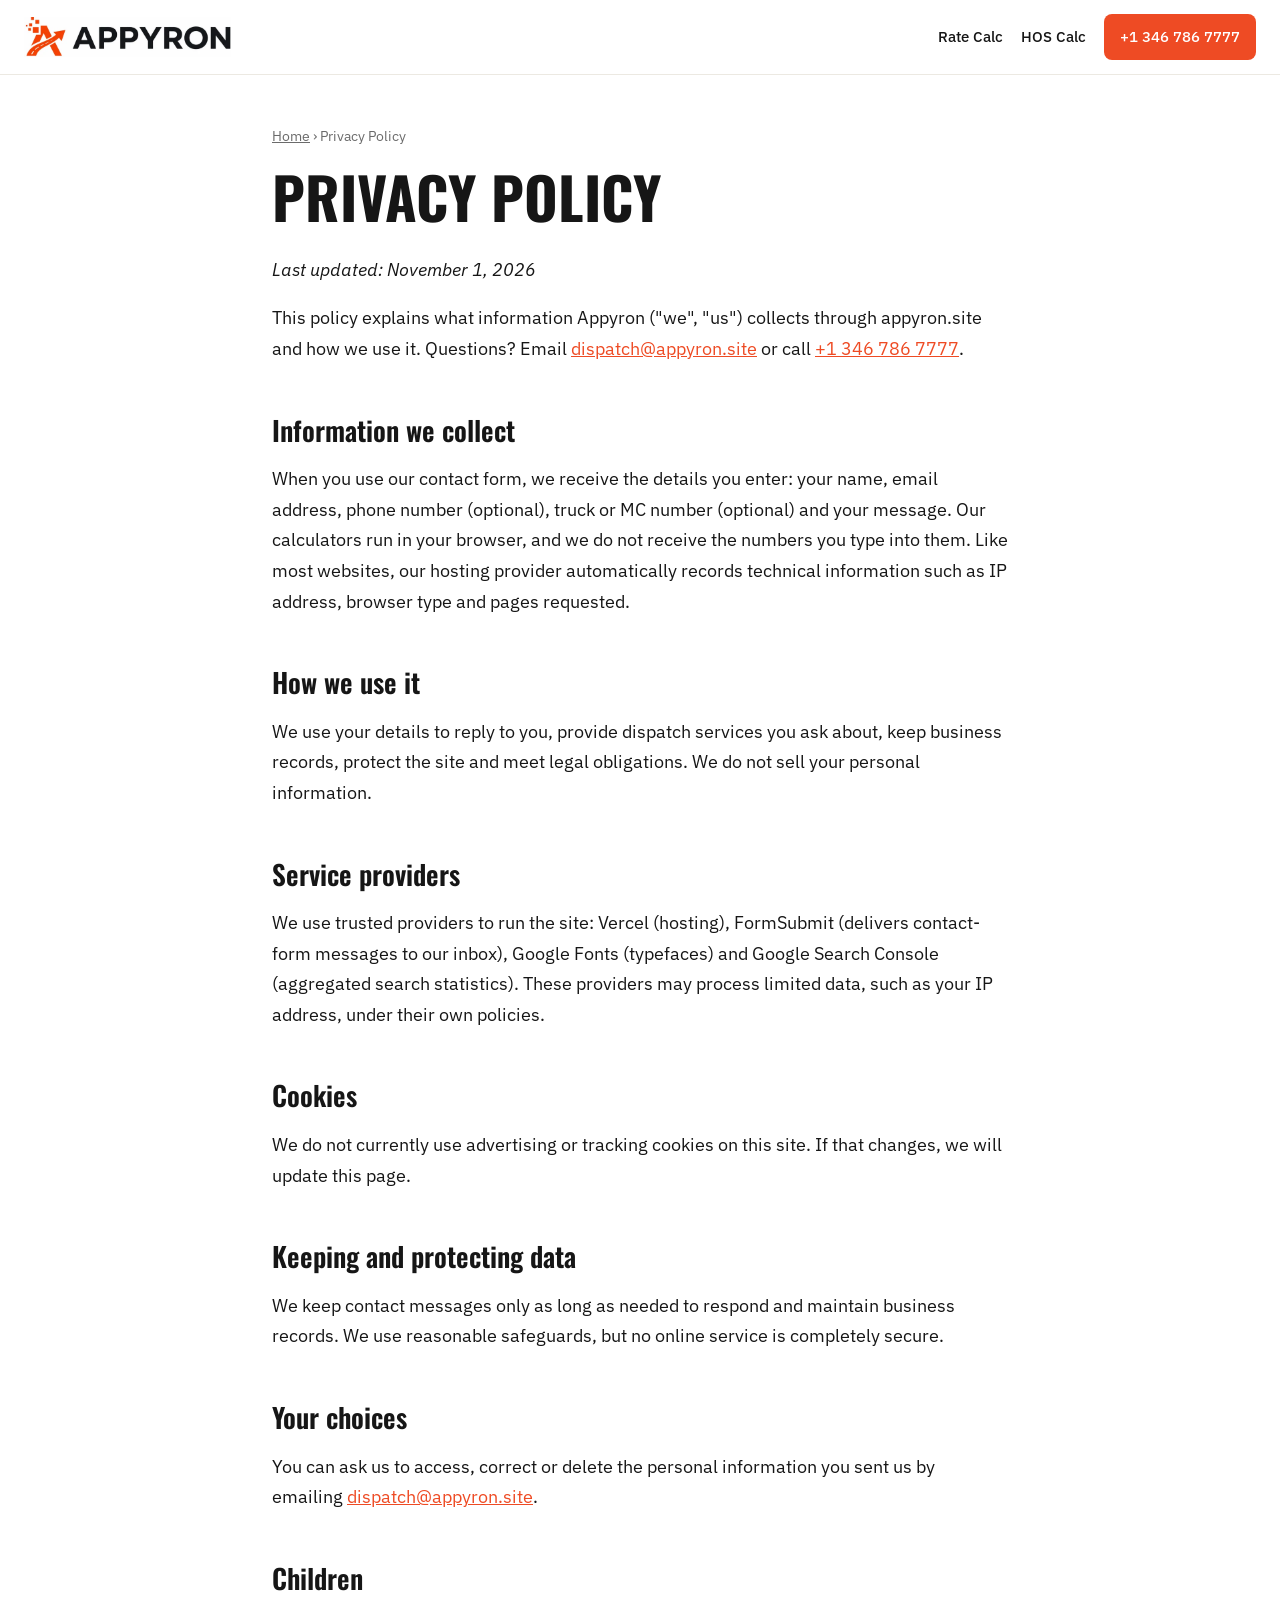
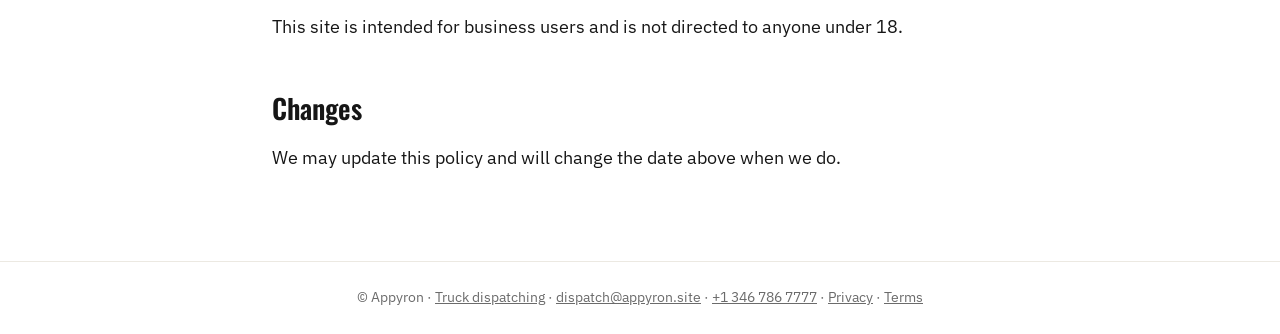
<file: privacy.html>
<!doctype html><html lang="en"><head><meta charset="utf-8"><meta name="viewport" content="width=device-width,initial-scale=1"><meta name="color-scheme" content="only light">
<title>Privacy Policy | Appyron</title><meta name="description" content="How Appyron collects, uses and protects information submitted through appyron.site.">
<link rel="canonical" href="https://appyron.site/privacy.html"><meta name="robots" content="index,follow">
<link rel="icon" href="/favicon.ico" sizes="any"><link rel="icon" href="/favicon-48.png" type="image/png" sizes="48x48"><link rel="apple-touch-icon" href="/apple-touch-icon.png"><link rel="preconnect" href="https://fonts.googleapis.com"><link rel="preconnect" href="https://fonts.gstatic.com" crossorigin><link href="https://fonts.googleapis.com/css2?family=Oswald:wght@600;700&family=IBM+Plex+Sans:wght@400;500;600&display=swap" rel="stylesheet"><link rel="stylesheet" href="/style.css"></head><body>
<header class="top"><a class="brand" href="/"><img src="/logo.webp" alt="Appyron – truck dispatching" width="207" height="40"></a><nav><a href="/#calculator">Rate Calc</a><a href="/#hos-calculator">HOS Calc</a><a class="cta" href="tel:+13467867777">+1 346 786 7777</a></nav></header>
<main><p class="crumb"><a href="/">Home</a> › Privacy Policy</p><h1>Privacy Policy</h1><p><i>Last updated: November 1, 2026</i></p>
<p>This policy explains what information Appyron ("we", "us") collects through appyron.site and how we use it. Questions? Email <a href="mailto:dispatch@appyron.site">dispatch@appyron.site</a> or call <a href="tel:+13467867777">+1 346 786 7777</a>.</p>
<h2>Information we collect</h2><p>When you use our contact form, we receive the details you enter: your name, email address, phone number (optional), truck or MC number (optional) and your message. Our calculators run in your browser, and we do not receive the numbers you type into them. Like most websites, our hosting provider automatically records technical information such as IP address, browser type and pages requested.</p>
<h2>How we use it</h2><p>We use your details to reply to you, provide dispatch services you ask about, keep business records, protect the site and meet legal obligations. We do not sell your personal information.</p>
<h2>Service providers</h2><p>We use trusted providers to run the site: Vercel (hosting), FormSubmit (delivers contact-form messages to our inbox), Google Fonts (typefaces) and Google Search Console (aggregated search statistics). These providers may process limited data, such as your IP address, under their own policies.</p>
<h2>Cookies</h2><p>We do not currently use advertising or tracking cookies on this site. If that changes, we will update this page.</p>
<h2>Keeping and protecting data</h2><p>We keep contact messages only as long as needed to respond and maintain business records. We use reasonable safeguards, but no online service is completely secure.</p>
<h2>Your choices</h2><p>You can ask us to access, correct or delete the personal information you sent us by emailing <a href="mailto:dispatch@appyron.site">dispatch@appyron.site</a>.</p>
<h2>Children</h2><p>This site is intended for business users and is not directed to anyone under 18.</p>
<h2>Changes</h2><p>We may update this policy and will change the date above when we do.</p></main>
<footer class="ft">© Appyron · <a href="/">Truck dispatching</a> · <a href="mailto:dispatch@appyron.site">dispatch@appyron.site</a> · <a href="tel:+13467867777">+1 346 786 7777</a> · <a href="/privacy.html">Privacy</a> · <a href="/terms.html">Terms</a></footer></body></html>
</file>
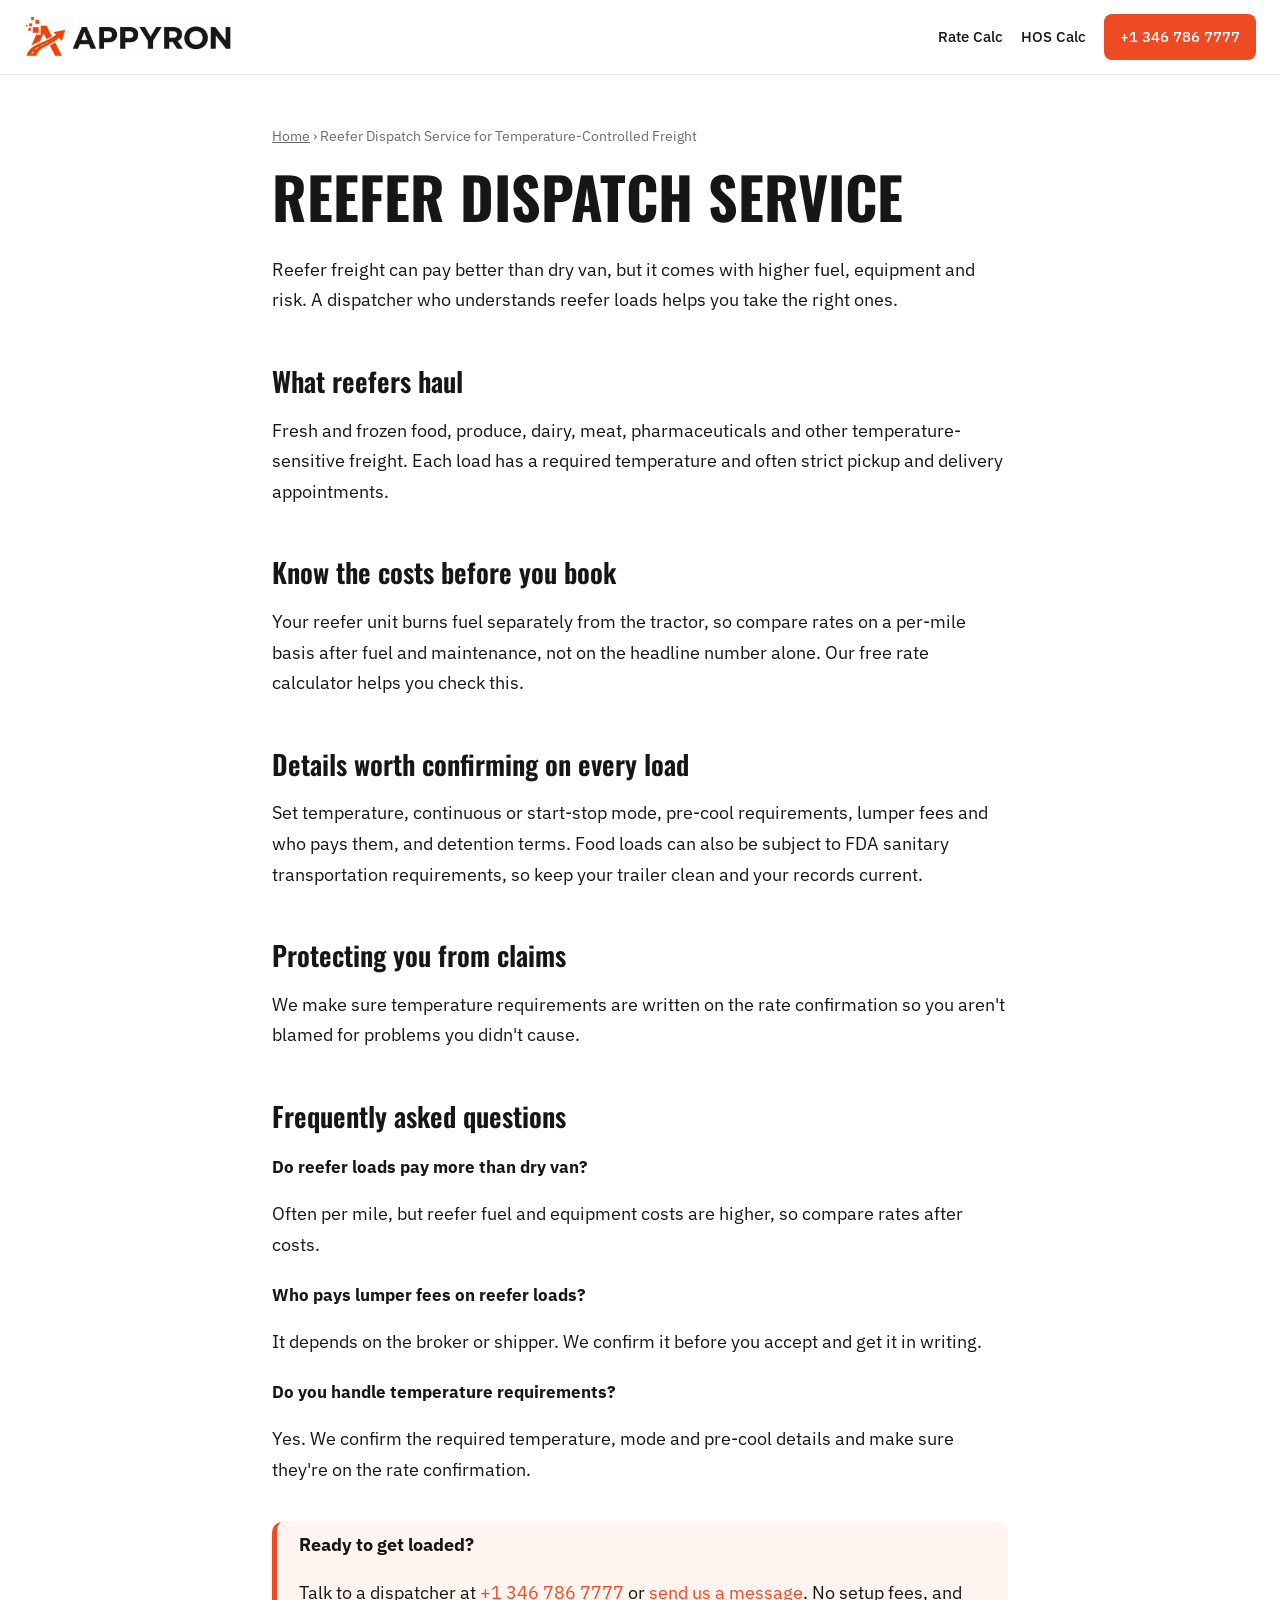
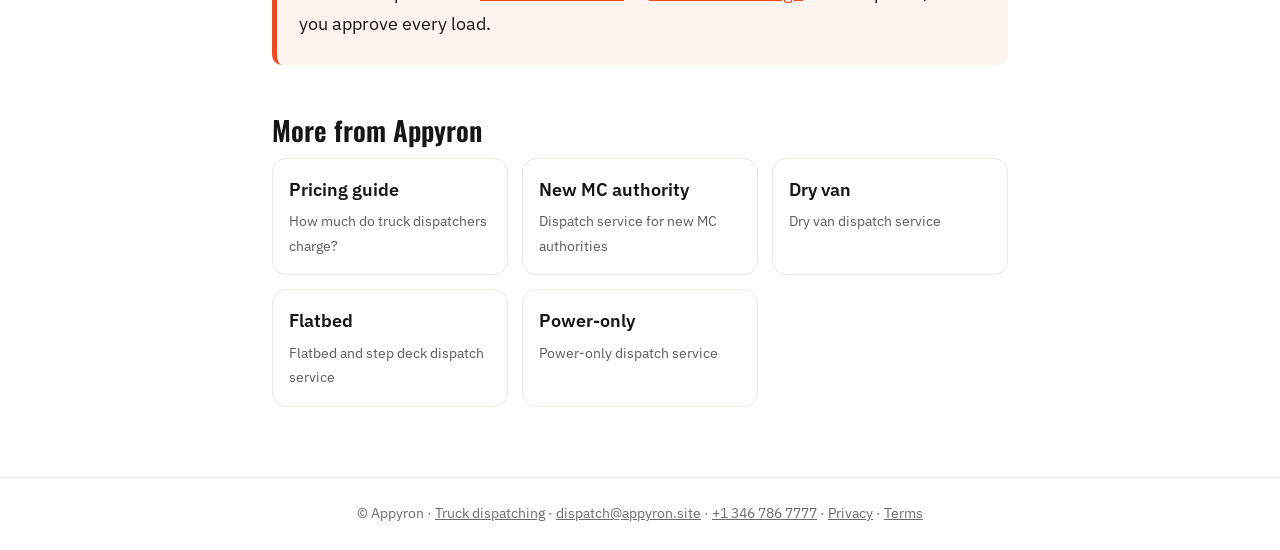
<file: reefer-dispatch.html>
<!doctype html><html lang="en"><head><meta charset="utf-8"><meta name="viewport" content="width=device-width,initial-scale=1"><meta name="color-scheme" content="only light">
<title>Reefer Dispatch Service for Temperature-Controlled Freight | Appyron</title><meta name="description" content="Reefer dispatch for owner-operators: temperature-controlled loads, reefer rates, lumper and detention handling, and compliant paperwork."><link rel="canonical" href="https://appyron.site/reefer-dispatch.html">
<meta property="og:title" content="Reefer Dispatch Service for Temperature-Controlled Freight | Appyron"><meta property="og:description" content="Reefer dispatch for owner-operators: temperature-controlled loads, reefer rates, lumper and detention handling, and compliant paperwork."><meta property="og:type" content="article"><meta property="og:url" content="https://appyron.site/reefer-dispatch.html"><meta property="og:image" content="https://appyron.site/og-image.png"><meta name="twitter:card" content="summary_large_image"><meta name="robots" content="index,follow,max-image-preview:large">
<link rel="icon" href="/favicon.ico" sizes="any"><link rel="icon" href="/favicon-48.png" type="image/png" sizes="48x48"><link rel="icon" href="/favicon-192.png" type="image/png" sizes="192x192"><link rel="apple-touch-icon" href="/apple-touch-icon.png"><link rel="preconnect" href="https://fonts.googleapis.com"><link rel="preconnect" href="https://fonts.gstatic.com" crossorigin><link href="https://fonts.googleapis.com/css2?family=Oswald:wght@600;700&family=IBM+Plex+Sans:wght@400;500;600&display=swap" rel="stylesheet"><link rel="stylesheet" href="/style.css">
<script type="application/ld+json">[{"@context": "https://schema.org", "@type": "Article", "headline": "Reefer dispatch service", "description": "Reefer dispatch for owner-operators: temperature-controlled loads, reefer rates, lumper and detention handling, and compliant paperwork.", "author": {"@type": "Organization", "name": "Appyron"}, "publisher": {"@type": "Organization", "name": "Appyron", "url": "https://appyron.site/"}, "dateModified": "2026-11-01", "mainEntityOfPage": "https://appyron.site/reefer-dispatch.html"}, {"@context": "https://schema.org", "@type": "BreadcrumbList", "itemListElement": [{"@type": "ListItem", "position": 1, "name": "Home", "item": "https://appyron.site/"}, {"@type": "ListItem", "position": 2, "name": "Reefer Dispatch Service for Temperature-Controlled Freight", "item": "https://appyron.site/reefer-dispatch.html"}]}, {"@context": "https://schema.org", "@type": "FAQPage", "mainEntity": [{"@type": "Question", "name": "Do reefer loads pay more than dry van?", "acceptedAnswer": {"@type": "Answer", "text": "Often per mile, but reefer fuel and equipment costs are higher, so compare rates after costs."}}, {"@type": "Question", "name": "Who pays lumper fees on reefer loads?", "acceptedAnswer": {"@type": "Answer", "text": "It depends on the broker or shipper. We confirm it before you accept and get it in writing."}}, {"@type": "Question", "name": "Do you handle temperature requirements?", "acceptedAnswer": {"@type": "Answer", "text": "Yes. We confirm the required temperature, mode and pre-cool details and make sure they're on the rate confirmation."}}]}]</script></head><body>
<header class="top"><a class="brand" href="/"><img src="/logo.webp" alt="Appyron – truck dispatching" width="207" height="40"></a><nav><a href="/#calculator">Rate Calc</a><a href="/#hos-calculator">HOS Calc</a><a class="cta" href="tel:+13467867777">+1 346 786 7777</a></nav></header>
<main><p class="crumb"><a href="/">Home</a> › Reefer Dispatch Service for Temperature-Controlled Freight</p><h1>Reefer dispatch service</h1><p>Reefer freight can pay better than dry van, but it comes with higher fuel, equipment and risk. A dispatcher who understands reefer loads helps you take the right ones.</p>
<h2>What reefers haul</h2><p>Fresh and frozen food, produce, dairy, meat, pharmaceuticals and other temperature-sensitive freight. Each load has a required temperature and often strict pickup and delivery appointments.</p>
<h2>Know the costs before you book</h2><p>Your reefer unit burns fuel separately from the tractor, so compare rates on a per-mile basis after fuel and maintenance, not on the headline number alone. Our free rate calculator helps you check this.</p>
<h2>Details worth confirming on every load</h2><p>Set temperature, continuous or start-stop mode, pre-cool requirements, lumper fees and who pays them, and detention terms. Food loads can also be subject to FDA sanitary transportation requirements, so keep your trailer clean and your records current.</p>
<h2>Protecting you from claims</h2><p>We make sure temperature requirements are written on the rate confirmation so you aren't blamed for problems you didn't cause.</p><h2>Frequently asked questions</h2><h3>Do reefer loads pay more than dry van?</h3><p>Often per mile, but reefer fuel and equipment costs are higher, so compare rates after costs.</p><h3>Who pays lumper fees on reefer loads?</h3><p>It depends on the broker or shipper. We confirm it before you accept and get it in writing.</p><h3>Do you handle temperature requirements?</h3><p>Yes. We confirm the required temperature, mode and pre-cool details and make sure they're on the rate confirmation.</p>
<div class="box"><b>Ready to get loaded?</b><p>Talk to a dispatcher at <a href="tel:+13467867777">+1 346 786 7777</a> or <a href="/#contact">send us a message</a>. No setup fees, and you approve every load.</p></div>
<h2>More from Appyron</h2><div class="rel"><a href="/how-much-do-truck-dispatchers-charge.html">Pricing guide<span>How much do truck dispatchers charge?</span></a><a href="/dispatch-service-for-new-mc-authority.html">New MC authority<span>Dispatch service for new MC authorities</span></a><a href="/dry-van-dispatch.html">Dry van<span>Dry van dispatch service</span></a><a href="/flatbed-dispatch.html">Flatbed<span>Flatbed and step deck dispatch service</span></a><a href="/power-only-dispatch.html">Power-only<span>Power-only dispatch service</span></a></div></main>
<footer class="ft">© Appyron · <a href="/">Truck dispatching</a> · <a href="mailto:dispatch@appyron.site">dispatch@appyron.site</a> · <a href="tel:+13467867777">+1 346 786 7777</a> · <a href="/privacy.html">Privacy</a> · <a href="/terms.html">Terms</a></footer></body></html>
</file>
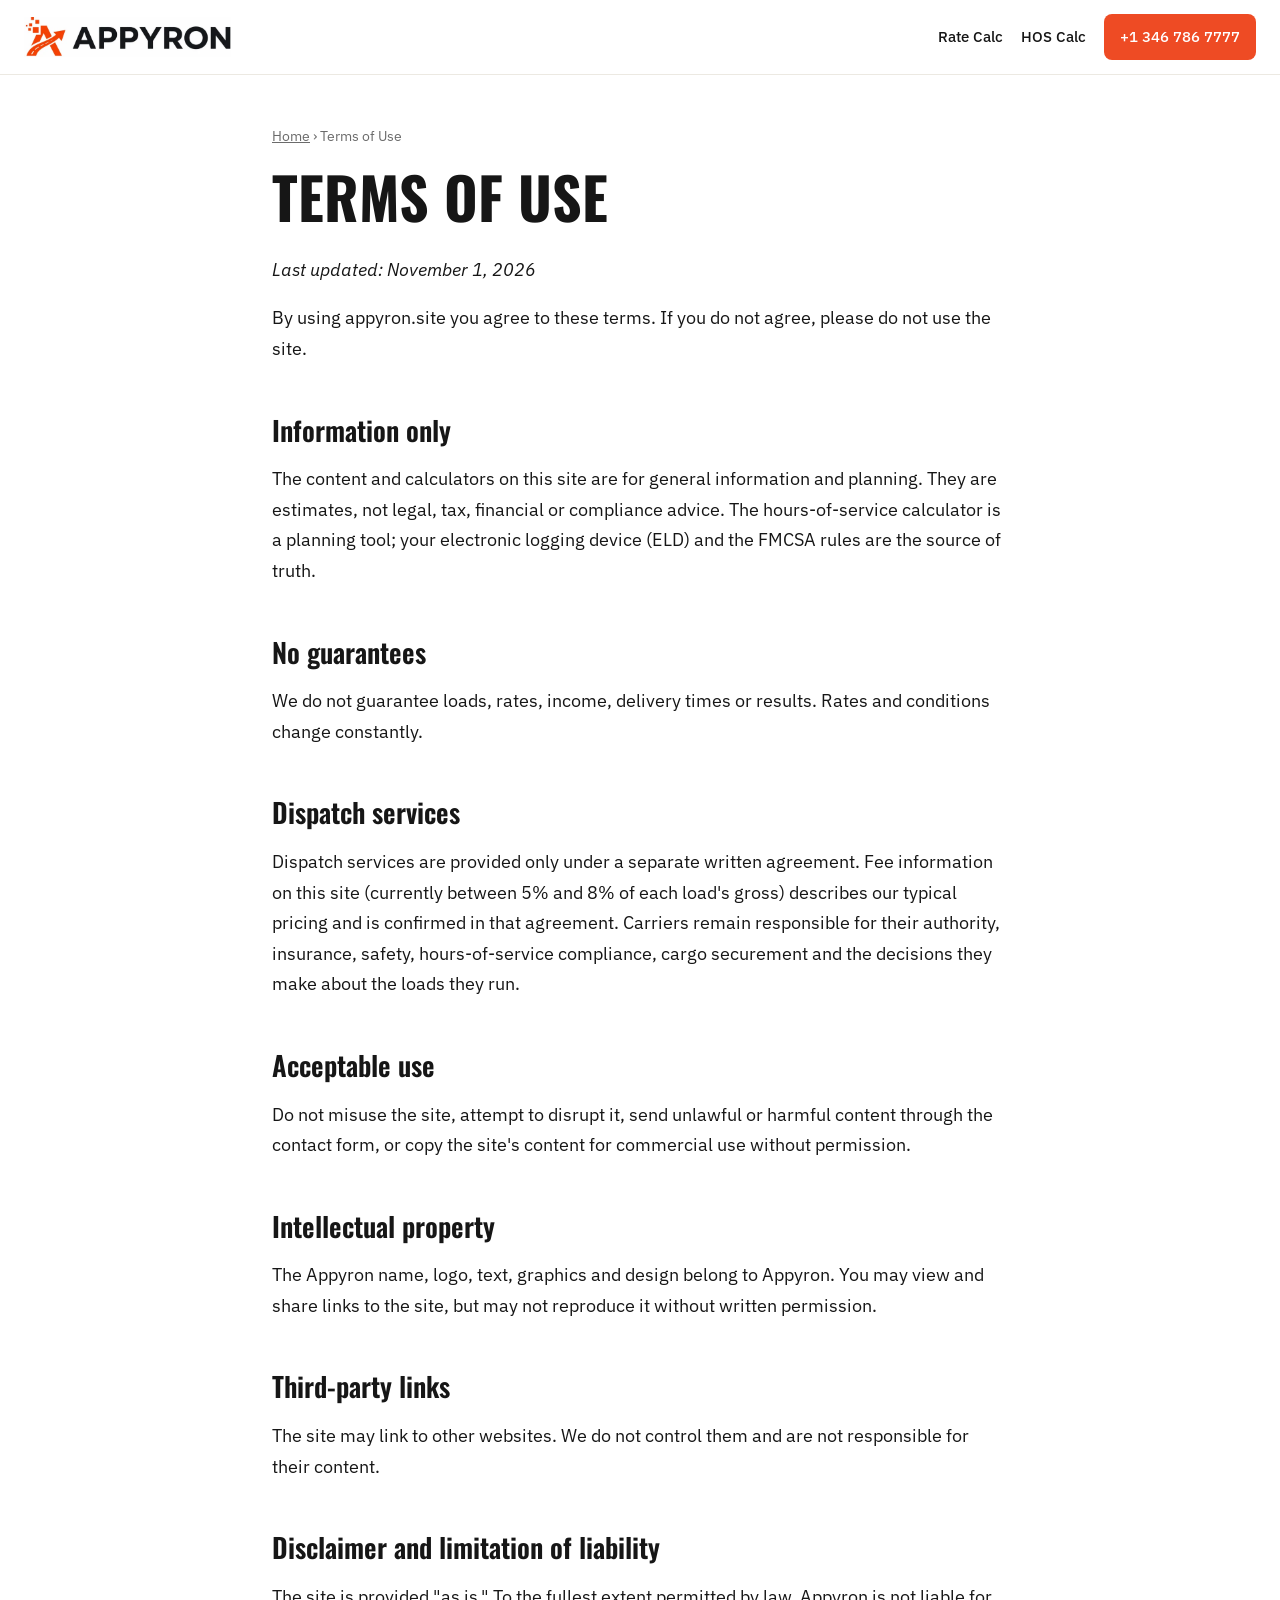
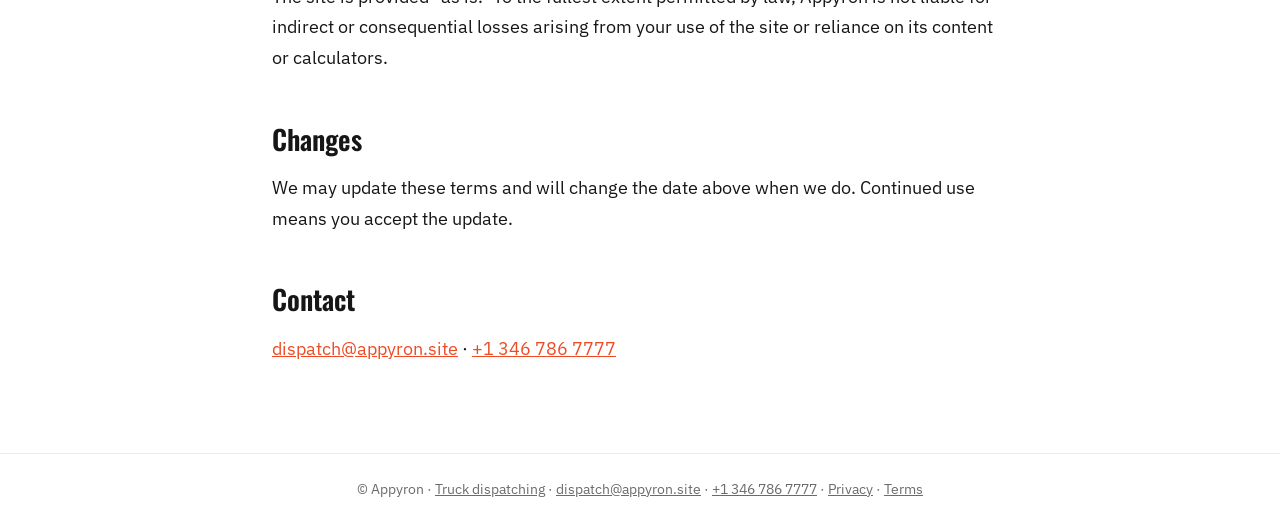
<file: terms.html>
<!doctype html><html lang="en"><head><meta charset="utf-8"><meta name="viewport" content="width=device-width,initial-scale=1"><meta name="color-scheme" content="only light">
<title>Terms of Use | Appyron</title><meta name="description" content="Terms of use for appyron.site, including calculators, pricing information and dispatch services.">
<link rel="canonical" href="https://appyron.site/terms.html"><meta name="robots" content="index,follow">
<link rel="icon" href="/favicon.ico" sizes="any"><link rel="icon" href="/favicon-48.png" type="image/png" sizes="48x48"><link rel="apple-touch-icon" href="/apple-touch-icon.png"><link rel="preconnect" href="https://fonts.googleapis.com"><link rel="preconnect" href="https://fonts.gstatic.com" crossorigin><link href="https://fonts.googleapis.com/css2?family=Oswald:wght@600;700&family=IBM+Plex+Sans:wght@400;500;600&display=swap" rel="stylesheet"><link rel="stylesheet" href="/style.css"></head><body>
<header class="top"><a class="brand" href="/"><img src="/logo.webp" alt="Appyron – truck dispatching" width="207" height="40"></a><nav><a href="/#calculator">Rate Calc</a><a href="/#hos-calculator">HOS Calc</a><a class="cta" href="tel:+13467867777">+1 346 786 7777</a></nav></header>
<main><p class="crumb"><a href="/">Home</a> › Terms of Use</p><h1>Terms of Use</h1><p><i>Last updated: November 1, 2026</i></p>
<p>By using appyron.site you agree to these terms. If you do not agree, please do not use the site.</p>
<h2>Information only</h2><p>The content and calculators on this site are for general information and planning. They are estimates, not legal, tax, financial or compliance advice. The hours-of-service calculator is a planning tool; your electronic logging device (ELD) and the FMCSA rules are the source of truth.</p>
<h2>No guarantees</h2><p>We do not guarantee loads, rates, income, delivery times or results. Rates and conditions change constantly.</p>
<h2>Dispatch services</h2><p>Dispatch services are provided only under a separate written agreement. Fee information on this site (currently between 5% and 8% of each load's gross) describes our typical pricing and is confirmed in that agreement. Carriers remain responsible for their authority, insurance, safety, hours-of-service compliance, cargo securement and the decisions they make about the loads they run.</p>
<h2>Acceptable use</h2><p>Do not misuse the site, attempt to disrupt it, send unlawful or harmful content through the contact form, or copy the site's content for commercial use without permission.</p>
<h2>Intellectual property</h2><p>The Appyron name, logo, text, graphics and design belong to Appyron. You may view and share links to the site, but may not reproduce it without written permission.</p>
<h2>Third-party links</h2><p>The site may link to other websites. We do not control them and are not responsible for their content.</p>
<h2>Disclaimer and limitation of liability</h2><p>The site is provided "as is." To the fullest extent permitted by law, Appyron is not liable for indirect or consequential losses arising from your use of the site or reliance on its content or calculators.</p>
<h2>Changes</h2><p>We may update these terms and will change the date above when we do. Continued use means you accept the update.</p>
<h2>Contact</h2><p><a href="mailto:dispatch@appyron.site">dispatch@appyron.site</a> · <a href="tel:+13467867777">+1 346 786 7777</a></p></main>
<footer class="ft">© Appyron · <a href="/">Truck dispatching</a> · <a href="mailto:dispatch@appyron.site">dispatch@appyron.site</a> · <a href="tel:+13467867777">+1 346 786 7777</a> · <a href="/privacy.html">Privacy</a> · <a href="/terms.html">Terms</a></footer></body></html>
</file>
<file: style.css>
*{box-sizing:border-box}html{color-scheme:only light;-webkit-text-size-adjust:100%}body{margin:0;font:18px/1.7 "IBM Plex Sans",system-ui,sans-serif;color:#161616;background:#fff}
.top{display:flex;justify-content:space-between;align-items:center;padding:14px 24px;border-bottom:1px solid #ece9e2;position:sticky;top:0;background:#fff;z-index:5}
.brand{display:flex;align-items:center;gap:10px;font:700 22px Oswald,sans-serif;letter-spacing:.04em;color:#161616;text-decoration:none}
.top nav{display:flex;gap:18px;align-items:center}.top nav a{color:#161616;text-decoration:none;font-weight:500;font-size:15px}
.cta{background:#EE4B24;color:#fff!important;padding:10px 16px;border-radius:8px;font-weight:600}
main{max-width:780px;margin:0 auto;padding:36px 22px 70px}.crumb{font-size:14px;color:#6b6b6b}.crumb a{color:#6b6b6b}
h1{font:700 clamp(2.2rem,6vw,3.6rem)/1.05 Oswald,sans-serif;text-transform:uppercase;margin:.3em 0 .5em}
h2{font:600 1.7rem/1.2 Oswald,sans-serif;margin:1.8em 0 .4em}h3{font-size:1.05rem;margin:1.2em 0 .2em}a{color:#EE4B24}
.box{background:#fff4ef;border-left:5px solid #EE4B24;border-radius:10px;padding:8px 22px;margin:36px 0}
.rel{display:grid;grid-template-columns:repeat(auto-fit,minmax(220px,1fr));gap:14px}.rel a{display:block;border:1px solid #ece9e2;border-radius:14px;padding:16px;text-decoration:none;color:#161616;font-weight:600;transition:transform .25s,border-color .25s}.rel a:hover{transform:translateY(-4px);border-color:#EE4B24}.rel span{display:block;font-weight:400;font-size:.9rem;color:#5b5b5b;margin-top:4px}
.ft{border-top:1px solid #ece9e2;padding:24px;text-align:center;font-size:14px;color:#6b6b6b}.ft a{color:#6b6b6b}
@media(max-width:620px){.top nav a:not(.cta){display:none}body{font-size:17px}}
@media(prefers-reduced-motion:reduce){*{transition:none!important}}

.brand img{height:40px;width:auto;display:block}
:focus-visible{outline:3px solid #EE4B24;outline-offset:3px;border-radius:4px}
main ul{padding-left:1.2em}
</file>
